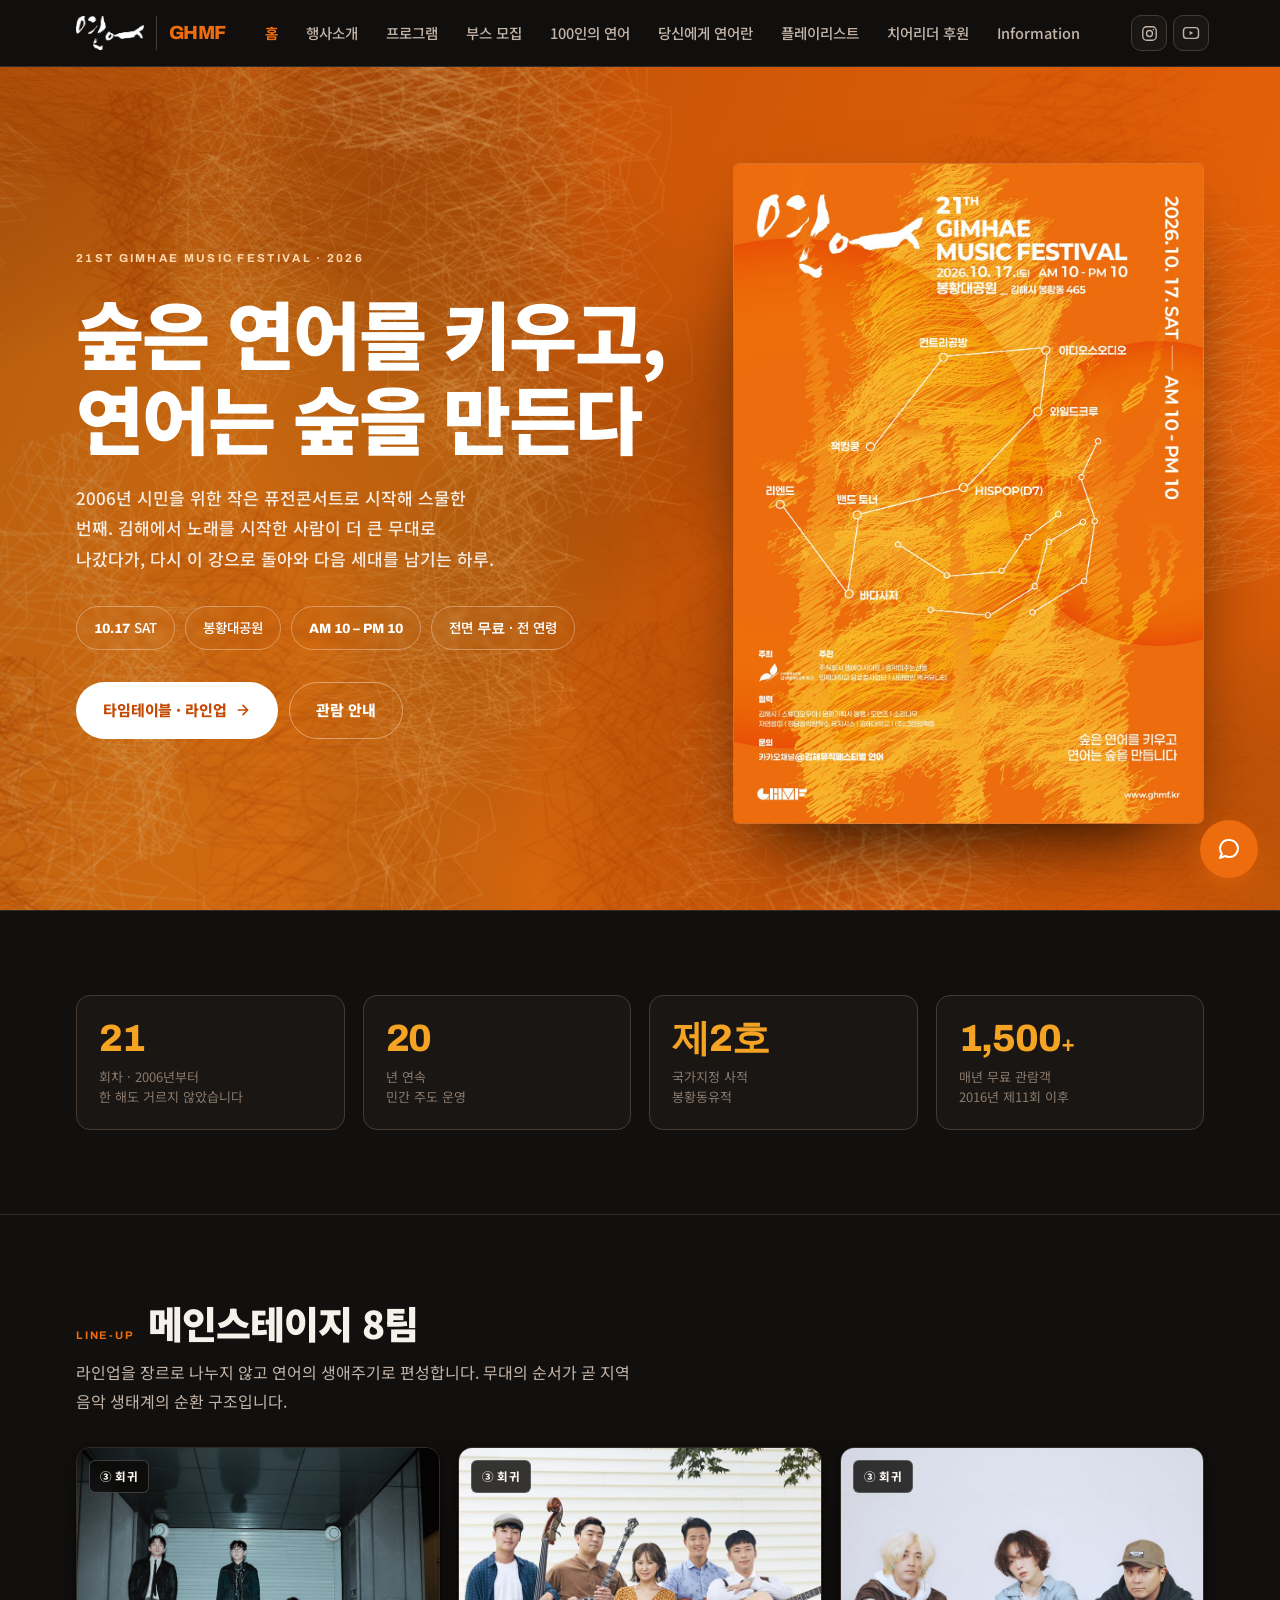
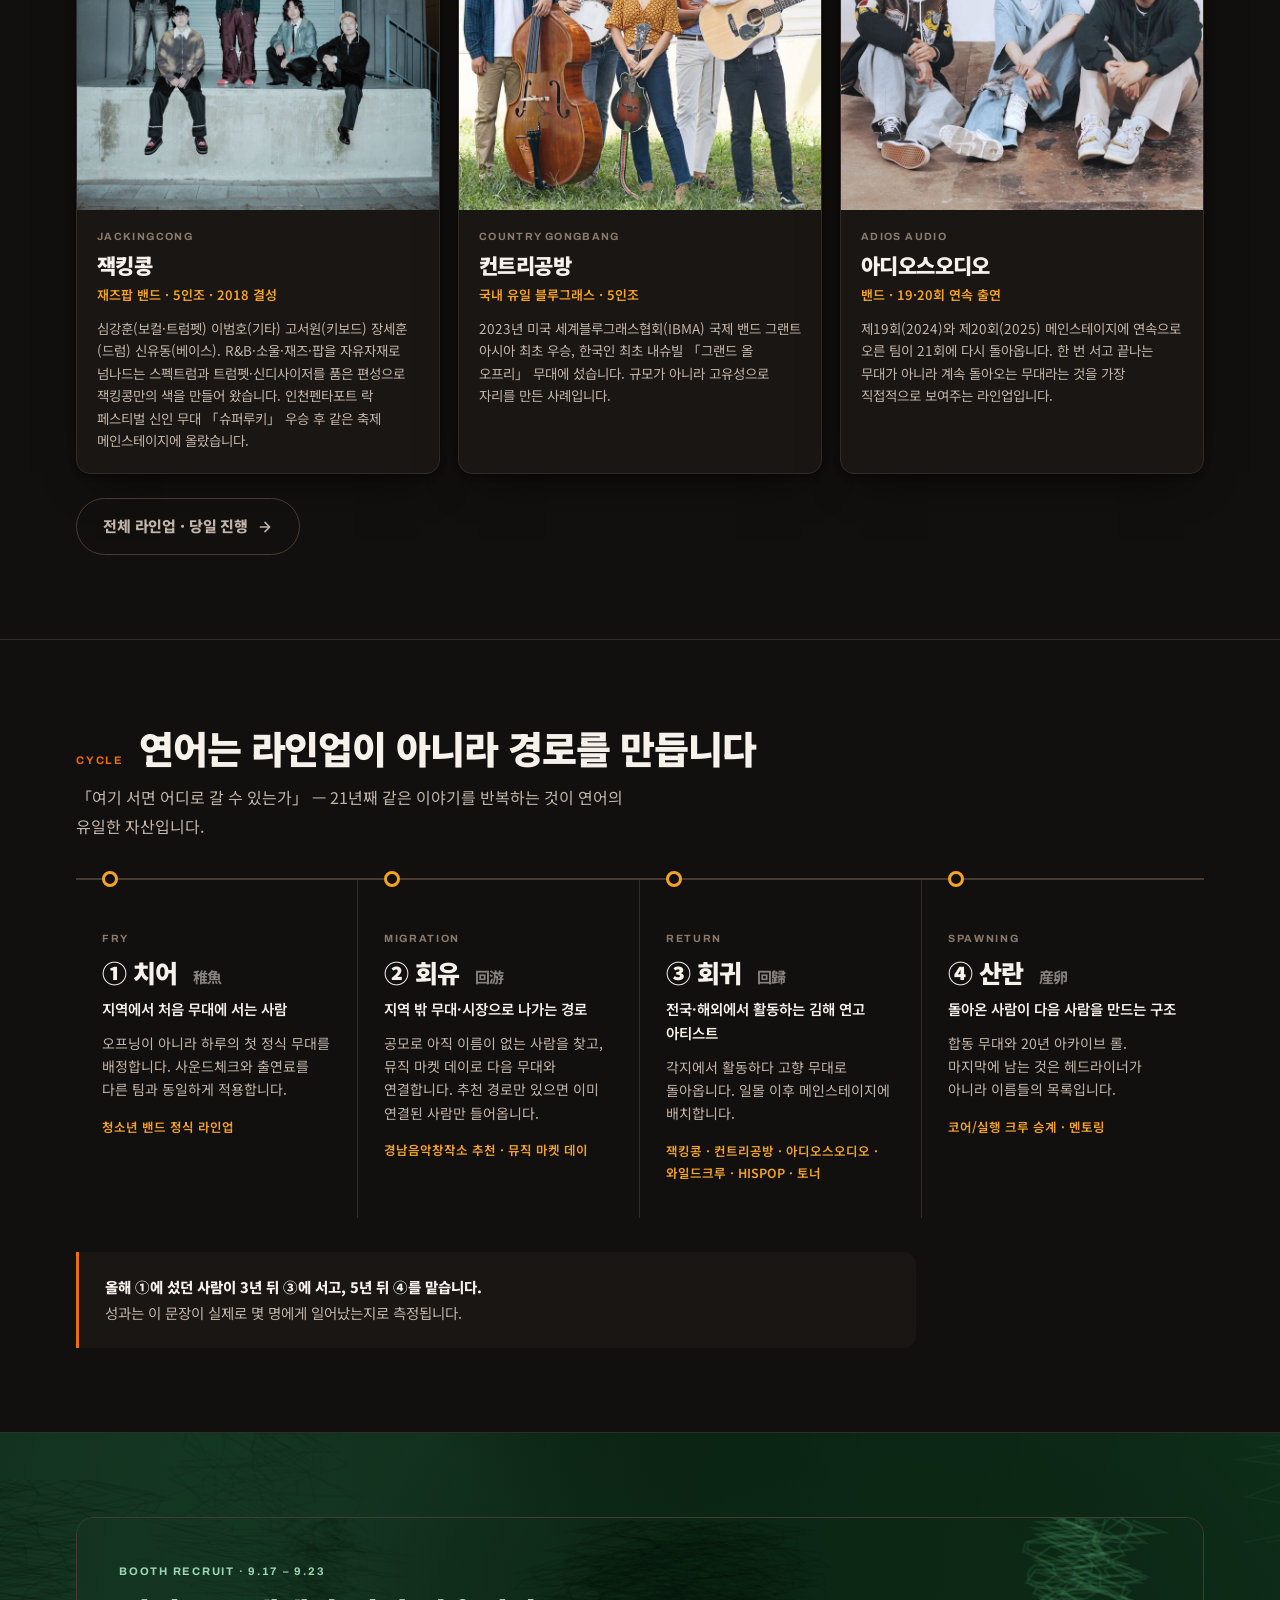
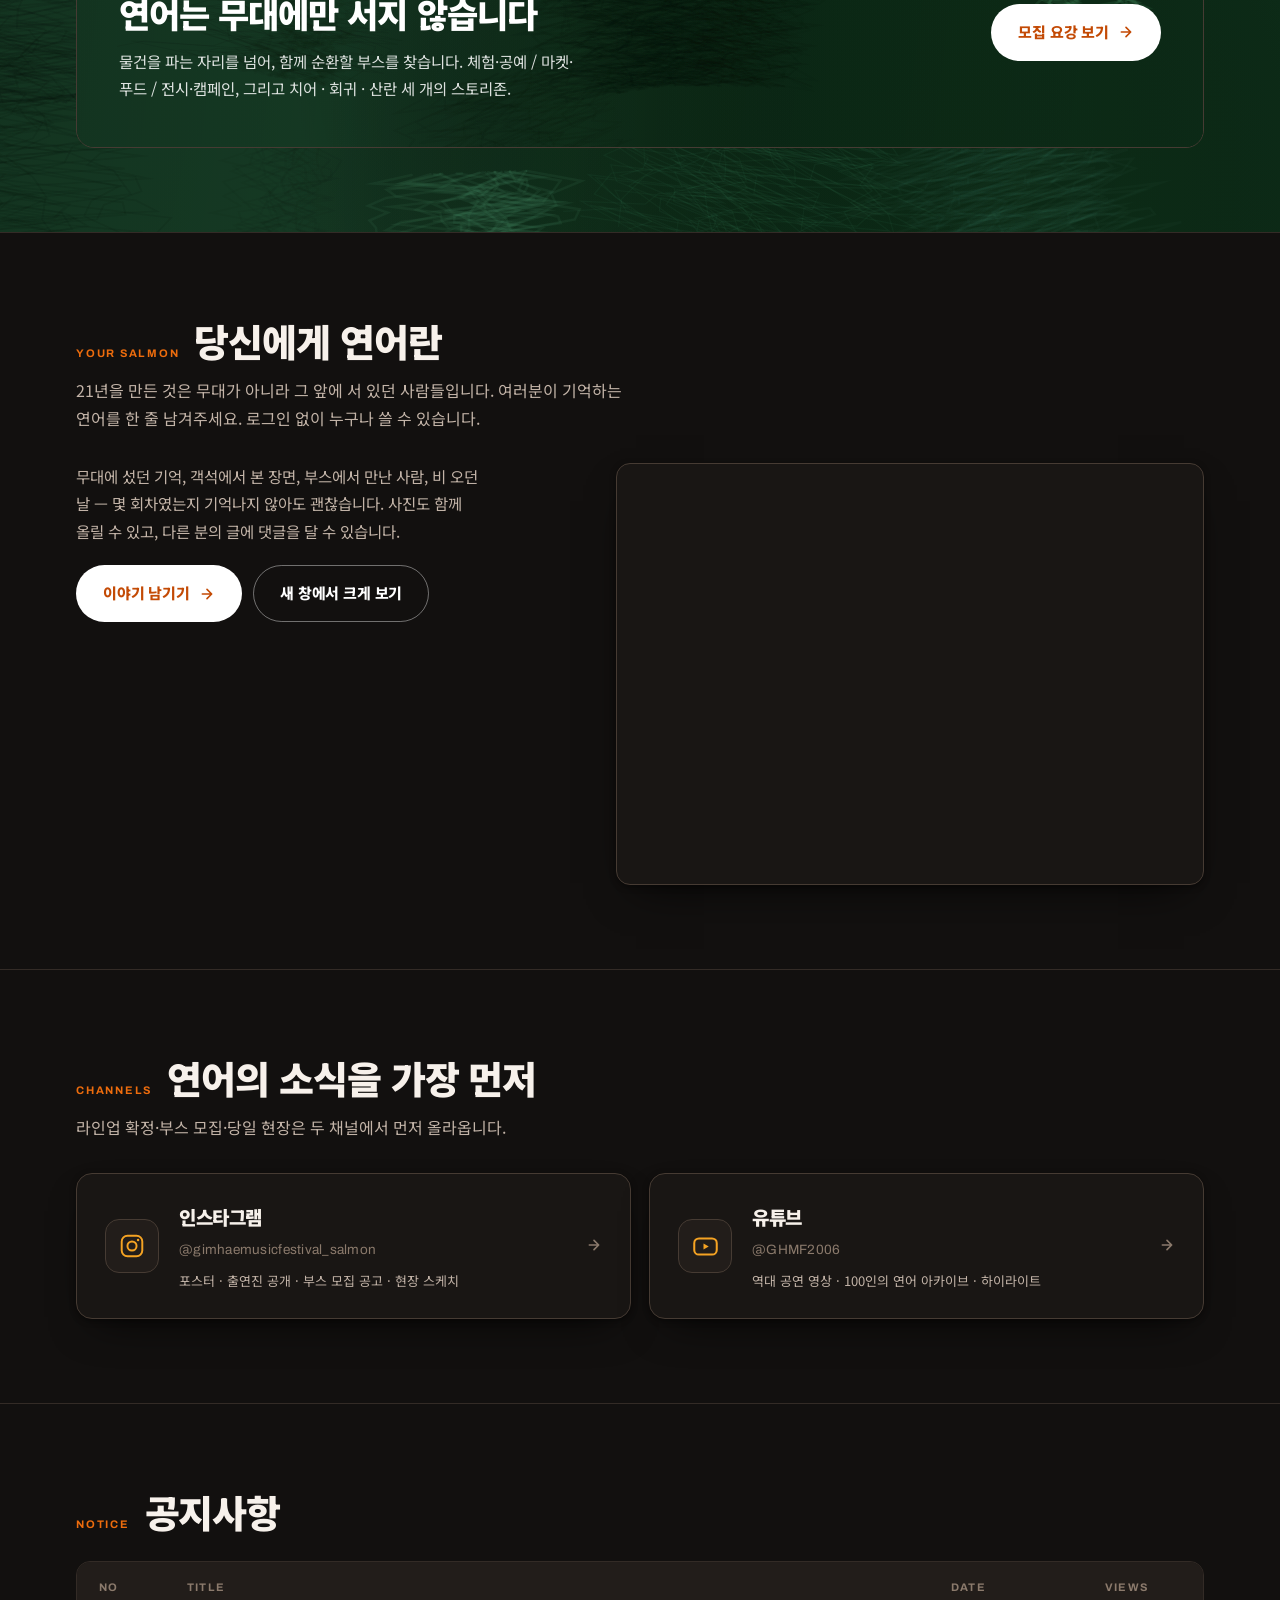
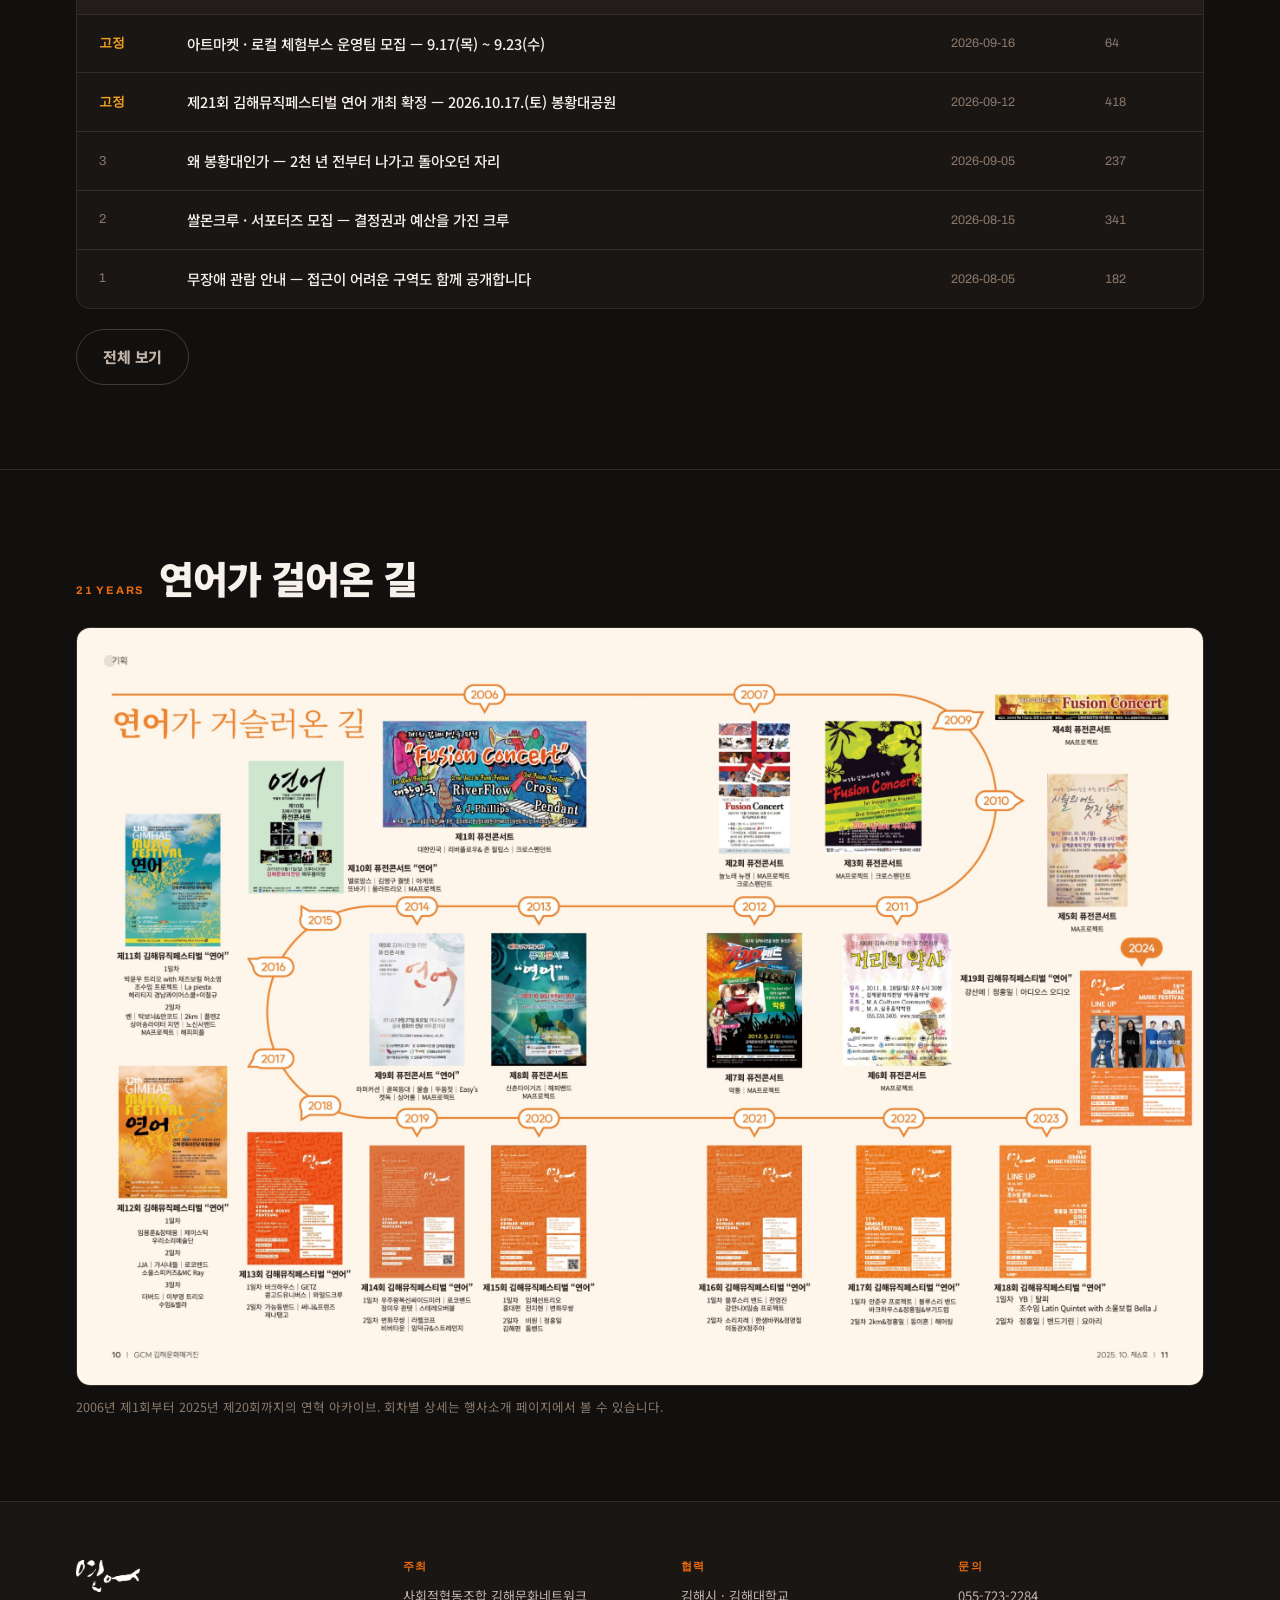
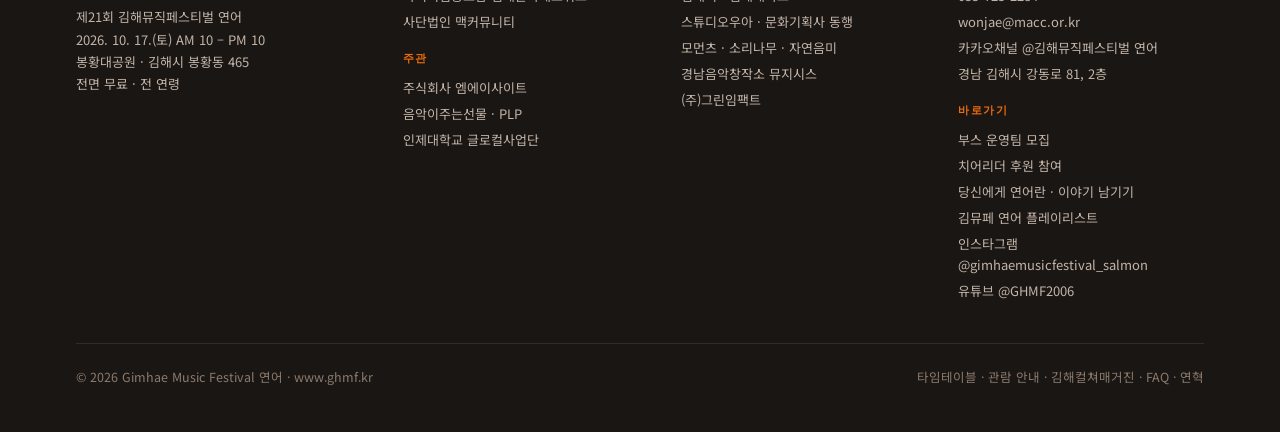
<file: index.html>
<!doctype html>
<html lang="ko">
<head>
<meta charset="utf-8">
<meta name="viewport" content="width=device-width, initial-scale=1">
<meta name="description" content="제21회 김해뮤직페스티벌 연어는 2026년 10월 17일(토) 오전 10시부터 오후 10시까지 김해 봉황대공원(김해시 봉황동 465)에서 열리며, 전면 무료입니다. 숲은 연어를 키우고, 연어는 숲을 만든다.">
<link rel="canonical" href="https://ghmf.kr/">
<meta property="og:type" content="website">
<meta property="og:locale" content="ko_KR">
<meta property="og:site_name" content="김해뮤직페스티벌 연어">
<meta property="og:title" content="제21회 김해뮤직페스티벌 연어 · 10.17(토) 봉황대공원">
<meta property="og:description" content="2026.10.17.(토) 10:00–22:00 김해 봉황대공원 · 전면 무료 · 잭킹콩 · 컨트리공방 · 아디오스오디오 · 와일드크루 · HISPOP(D7) · 밴드 토너 · 바다사자 · 리엔드">
<meta property="og:url" content="https://ghmf.kr/">
<meta property="og:image" content="https://ghmf.kr/assets/img/og-share.jpg">
<meta property="og:image:width" content="1200"><meta property="og:image:height" content="630">
<meta name="twitter:card" content="summary_large_image">
<meta name="theme-color" content="#12100F">
<link rel="icon" href="assets/img/ghmf.png">
<title>제21회 김해뮤직페스티벌 연어 · 2026.10.17(토) 김해 봉황대공원</title>
<script type="application/ld+json">{"@context": "https://schema.org", "@type": "MusicEvent", "name": "제21회 김해뮤직페스티벌 연어", "alternateName": ["김해뮤직페스티벌", "연어 축제", "Gimhae Music Festival SALMON"], "description": "제21회 김해뮤직페스티벌 연어는 2026년 10월 17일(토) 오전 10시부터 오후 10시까지 김해 봉황대공원(김해시 봉황동 465)에서 열리며, 전면 무료입니다. 슬로건은 「숲은 연어를 키우고, 연어는 숲을 만든다」.", "startDate": "2026-10-17T10:00:00+09:00", "endDate": "2026-10-17T22:00:00+09:00", "eventStatus": "https://schema.org/EventScheduled", "eventAttendanceMode": "https://schema.org/OfflineEventAttendanceMode", "isAccessibleForFree": true, "location": {"@type": "Place", "name": "봉황대공원 (김해 봉황동 유적)", "address": {"@type": "PostalAddress", "streetAddress": "봉황동 465", "addressLocality": "김해시", "addressRegion": "경상남도", "addressCountry": "KR"}}, "image": ["https://ghmf.kr/assets/img/poster.jpg", "https://ghmf.kr/assets/img/og-share.jpg"], "offers": {"@type": "Offer", "price": "0", "priceCurrency": "KRW", "availability": "https://schema.org/InStock", "url": "https://ghmf.kr/", "validFrom": "2026-09-01T00:00:00+09:00"}, "organizer": [{"@type": "Organization", "name": "사회적협동조합 김해문화네트워크", "url": "https://ghmf.kr"}, {"@type": "Organization", "name": "사단법인 맥커뮤니티"}], "performer": [{"@type": "MusicGroup", "name": "잭킹콩"}, {"@type": "MusicGroup", "name": "컨트리공방"}, {"@type": "MusicGroup", "name": "아디오스오디오"}, {"@type": "MusicGroup", "name": "와일드크루"}, {"@type": "MusicGroup", "name": "HISPOP (D7)"}, {"@type": "MusicGroup", "name": "밴드 토너"}, {"@type": "MusicGroup", "name": "바다사자"}, {"@type": "MusicGroup", "name": "리엔드"}], "url": "https://ghmf.kr/"}</script>
<script type="application/ld+json">{"@context": "https://schema.org", "@type": "Organization", "name": "김해뮤직페스티벌 연어", "url": "https://ghmf.kr", "logo": "https://ghmf.kr/assets/img/logo.png", "sameAs": ["https://www.instagram.com/gimhaemusicfestival_salmon/", "https://www.youtube.com/@GHMF2006"], "contactPoint": {"@type": "ContactPoint", "telephone": "+82-55-723-2284", "email": "wonjae@macc.or.kr", "contactType": "customer support", "availableLanguage": "Korean"}}</script>
<link rel="preconnect" href="https://fonts.googleapis.com">
<link rel="preconnect" href="https://fonts.gstatic.com" crossorigin>
<link rel="stylesheet" href="https://fonts.googleapis.com/css2?family=Noto+Sans+KR:wght@400;500;700;900&family=Archivo:wght@500;600;700;800&display=swap">
<link rel="stylesheet" href="assets/css/style.css">
</head>
<body>

<header class="top">
  <div class="topin">
    <a class="brand" href="#/" aria-label="김해뮤직페스티벌 연어 홈">
      <img id="brandLogo" alt="연어">
      <span class="wm">GHMF</span>
    </a>
    <nav class="main" id="nav">
      <a href="#/" data-r="/">홈</a>
      <a href="#/about" data-r="/about">행사소개</a>
      <a href="#/program" data-r="/program">프로그램</a>
      <a href="#/booth" data-r="/booth">부스 모집</a>
      <a href="#/salmon100" data-r="/salmon100">100인의 연어</a>
      <a href="#/memory" data-r="/memory">당신에게 연어란</a>
      <a href="#/playlist" data-r="/playlist">플레이리스트</a>
      <a href="#/info/cheer" data-r="/info/cheer">치어리더 후원</a>
      <a href="#/info/notice" data-r="/info">Information</a>
    </nav>
    <div class="sns">
      <a class="iconbtn" href="https://www.instagram.com/gimhaemusicfestival_salmon/" target="_blank" rel="noopener" title="인스타그램" aria-label="인스타그램"><svg width="17" height="17" viewBox="0 0 24 24" fill="none" stroke="currentColor" stroke-width="1.9"><rect x="2.5" y="2.5" width="19" height="19" rx="5.4"/><circle cx="12" cy="12" r="4.2"/><circle cx="17.6" cy="6.4" r="1.15" fill="currentColor" stroke="none"/></svg></a>
      <a class="iconbtn" href="https://www.youtube.com/@GHMF2006" target="_blank" rel="noopener" title="유튜브" aria-label="유튜브"><svg width="18" height="18" viewBox="0 0 24 24" fill="none"><rect x="2" y="4.8" width="20" height="14.4" rx="4.2" stroke="currentColor" stroke-width="1.9"/><path d="M10.2 9.3v5.4l4.7-2.7z" fill="currentColor"/></svg></a>
    </div>
    <button class="iconbtn burger" id="burger" aria-label="메뉴 열기">
      <svg width="17" height="17" viewBox="0 0 24 24" fill="none" stroke="currentColor" stroke-width="2" stroke-linecap="round"><path d="M3 6h18M3 12h18M3 18h18"/></svg>
    </button>
  </div>
</header>

<main id="app"><noscript><div style="max-width:880px;margin:40px auto;padding:0 20px;color:#F7F1EB"><h1>제21회 김해뮤직페스티벌 연어</h1><p>제21회 김해뮤직페스티벌 연어는 2026년 10월 17일(토) 오전 10시부터 오후 10시까지 김해 봉황대공원(김해시 봉황동 465)에서 열리며, 전면 무료입니다.</p><p><a href="/program/">타임테이블</a> · <a href="/guide/">관람 안내</a> · <a href="/about/">행사소개</a> · <a href="/booth/">부스 모집</a> · <a href="/magazine/">김해컬쳐매거진</a> · <a href="/faq/">자주 묻는 질문</a> · <a href="/history/">21년 연혁</a></p></div></noscript></main>

<footer>
  <div class="wrap">
    <div class="fgrid">
      <div class="fl">
        <img id="footLogo" alt="연어">
        <p style="font-size:13px;color:var(--tx-2);line-height:1.72">
          제21회 김해뮤직페스티벌 연어<br>
          2026. 10. 17.(토) AM 10 – PM 10<br>
          봉황대공원 · 김해시 봉황동 465<br>
          전면 무료 · 전 연령
        </p>
      </div>
      <div>
        <h5>주최</h5>
        <ul><li>사회적협동조합 김해문화네트워크</li><li>사단법인 맥커뮤니티</li></ul>
        <h5 style="margin-top:20px">주관</h5>
        <ul>
          <li>주식회사 엠에이사이트</li>
          <li>음악이주는선물 · PLP</li>
          <li>인제대학교 글로컬사업단</li>
        </ul>
      </div>
      <div>
        <h5>협력</h5>
        <ul>
          <li>김해시 · 김해대학교</li>
          <li>스튜디오우아 · 문화기획사 동행</li>
          <li>모먼츠 · 소리나무 · 자연음미</li>
          <li>경남음악창작소 뮤지시스</li>
          <li>(주)그린임팩트</li>
        </ul>
      </div>
      <div>
        <h5>문의</h5>
        <ul>
          <li>055-723-2284</li>
          <li>wonjae@macc.or.kr</li>
          <li>카카오채널 @김해뮤직페스티벌 연어</li>
          <li>경남 김해시 강동로 81, 2층</li>
        </ul>
        <h5 style="margin-top:20px">바로가기</h5>
        <ul>
          <li><a href="#/booth" style="text-decoration:none">부스 운영팀 모집</a></li>
          <li><a href="#/info/cheer" style="text-decoration:none">치어리더 후원 참여</a></li>
          <li><a href="#/memory" style="text-decoration:none">당신에게 연어란 · 이야기 남기기</a></li>
          <li><a href="#/playlist" style="text-decoration:none">김뮤페 연어 플레이리스트</a></li>
          <li><a href="https://www.instagram.com/gimhaemusicfestival_salmon/" target="_blank" rel="noopener" style="text-decoration:none">인스타그램 @gimhaemusicfestival_salmon</a></li>
          <li><a href="https://www.youtube.com/@GHMF2006" target="_blank" rel="noopener" style="text-decoration:none">유튜브 @GHMF2006</a></li>
        </ul>
      </div>
    </div>
    <div class="fbot">
      <span>© 2026 Gimhae Music Festival 연어 · www.ghmf.kr</span>
      <span><a href="/program/">타임테이블</a> · <a href="/guide/">관람 안내</a> · <a href="/magazine/">김해컬쳐매거진</a> · <a href="/faq/">FAQ</a> · <a href="/history/">연혁</a></span>
    </div>
  </div>
</footer>

<button id="cbtn" aria-label="문의 챗봇 열기">
  <svg width="24" height="24" viewBox="0 0 24 24" fill="none" stroke="currentColor" stroke-width="2" stroke-linecap="round" stroke-linejoin="round"><path d="M21 11.5a8.4 8.4 0 0 1-9 8.4 9.9 9.9 0 0 1-4-.9L3 21l1.9-4.5A8.4 8.4 0 0 1 12 3a8.4 8.4 0 0 1 9 8.5z"/></svg>
</button>
<div id="cpanel" role="dialog" aria-label="연어 안내 챗봇">
  <div class="chead">
    <svg width="20" height="20" viewBox="0 0 24 24" fill="none" stroke="currentColor" stroke-width="2"><path d="M21 11.5a8.4 8.4 0 0 1-9 8.4 9.9 9.9 0 0 1-4-.9L3 21l1.9-4.5A8.4 8.4 0 0 1 12 3a8.4 8.4 0 0 1 9 8.5z"/></svg>
    <div><b>연어 안내</b><small>축제에 대해 무엇이든 물어보세요</small></div>
    <button id="cclose" aria-label="닫기">
      <svg width="18" height="18" viewBox="0 0 24 24" fill="none" stroke="currentColor" stroke-width="2" stroke-linecap="round"><path d="M18 6 6 18M6 6l12 12"/></svg>
    </button>
  </div>
  <div id="clog"></div>
  <div class="quick" id="quick"></div>
  <form class="cin" id="cform">
    <input id="cinput" placeholder="질문을 입력하세요" autocomplete="off">
    <button type="submit">전송</button>
  </form>
</div>

<script src="assets/js/data.js"></script>
<script src="assets/js/app.js"></script>
</body>
</html>
</file>
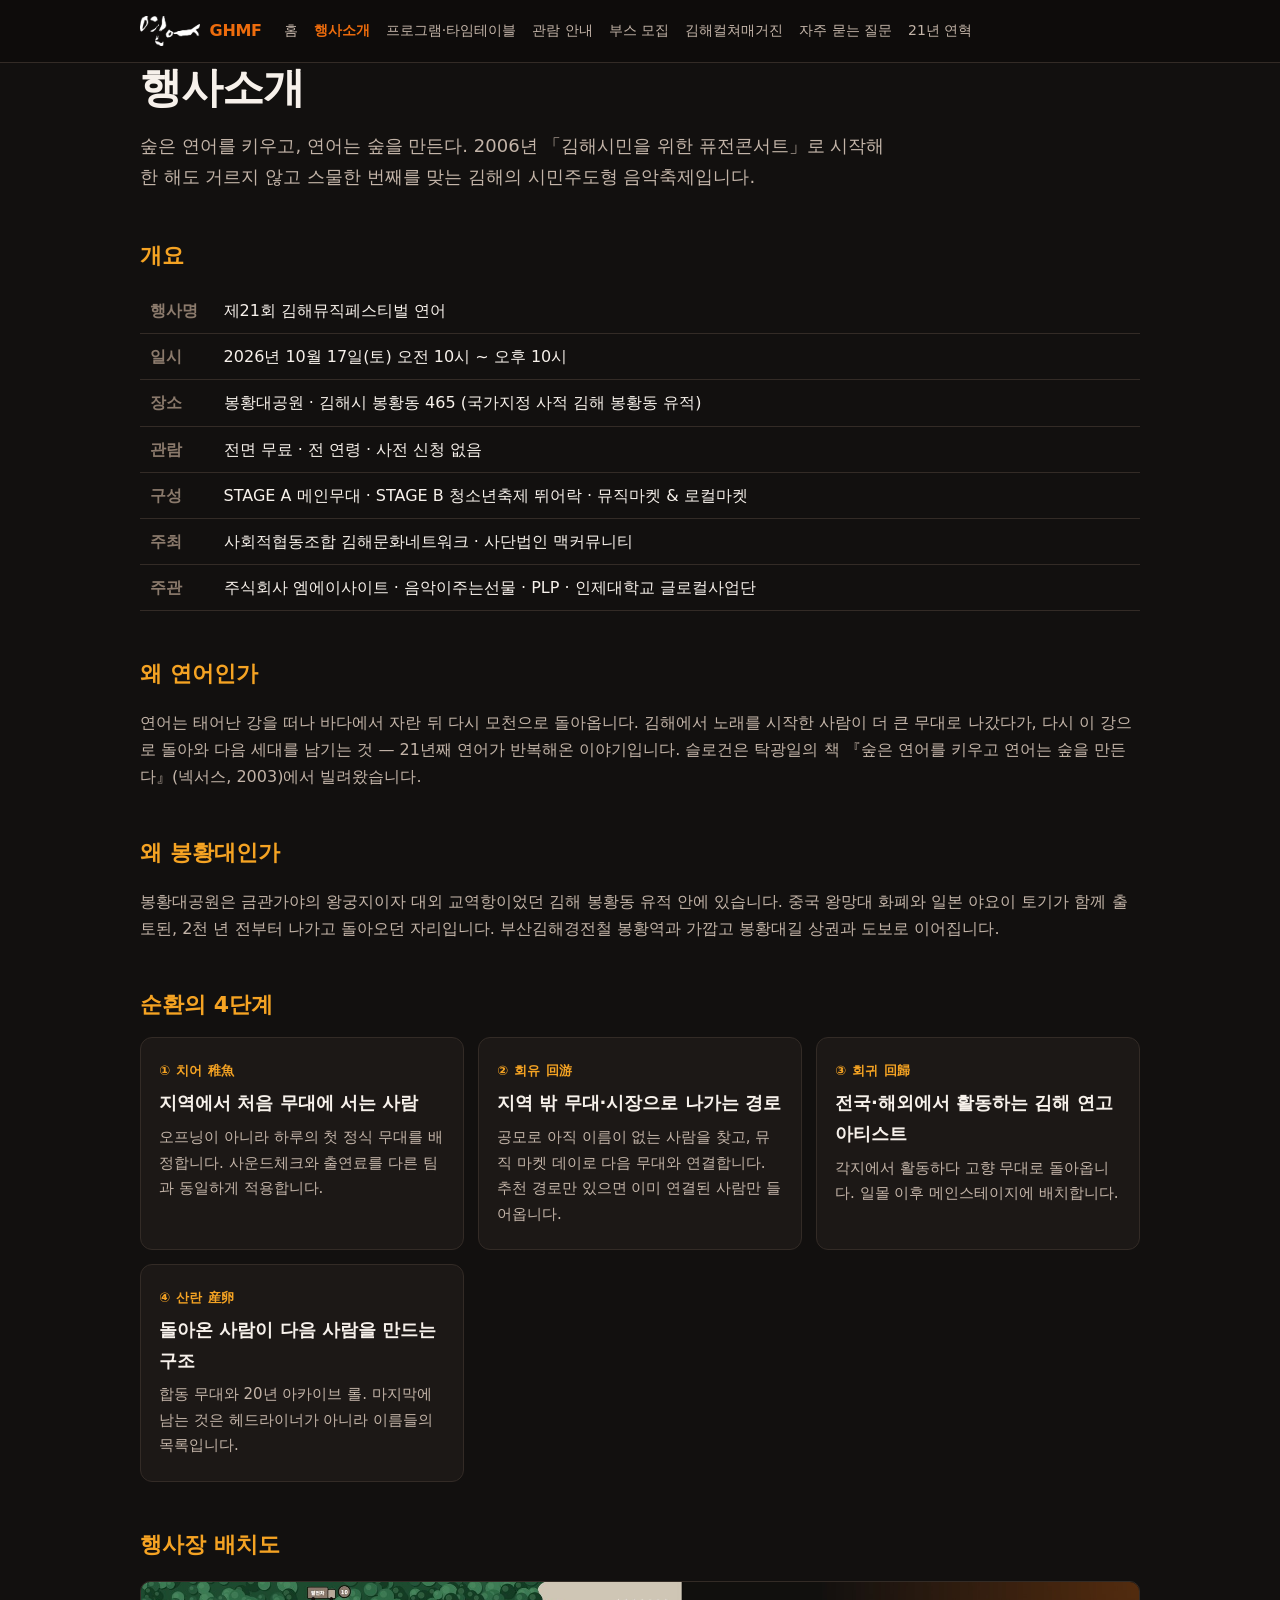
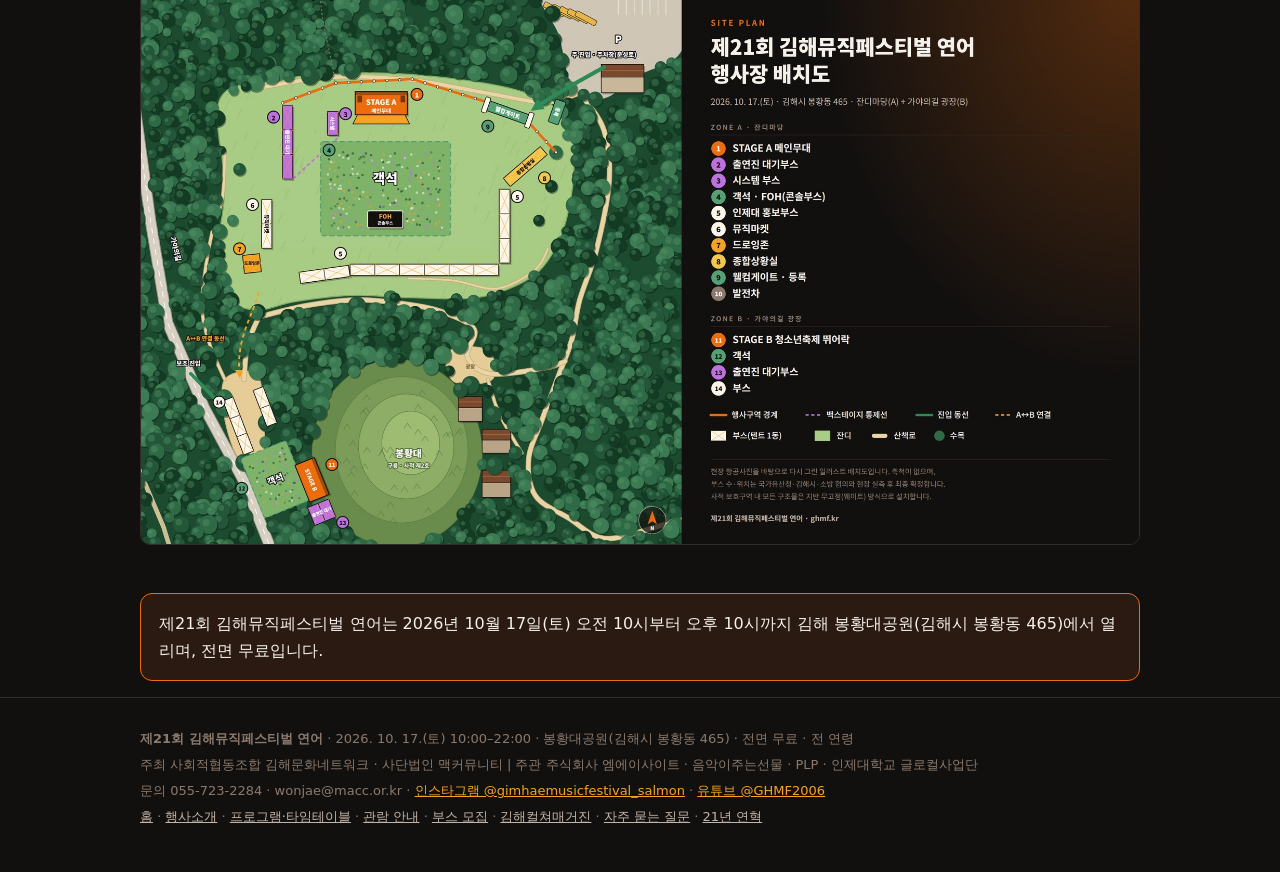
<file: about/index.html>
<!doctype html>
<html lang="ko">
<head>
<meta charset="utf-8">
<meta name="viewport" content="width=device-width, initial-scale=1">
<title>행사소개 | 제21회 김해뮤직페스티벌 연어</title>
<meta name="description" content="2006년 시작해 21년 동안 한 해도 거르지 않은 김해 시민주도형 음악축제. 2026년 10월 17일(토) 김해 봉황대공원, 전면 무료. 숲은 연어를 키우고, 연어는 숲을 만든다.">
<link rel="canonical" href="https://ghmf.kr/about/">
<meta property="og:type" content="website">
<meta property="og:locale" content="ko_KR">
<meta property="og:site_name" content="김해뮤직페스티벌 연어">
<meta property="og:title" content="행사소개 | 제21회 김해뮤직페스티벌 연어">
<meta property="og:description" content="2006년 시작해 21년 동안 한 해도 거르지 않은 김해 시민주도형 음악축제. 2026년 10월 17일(토) 김해 봉황대공원, 전면 무료. 숲은 연어를 키우고, 연어는 숲을 만든다.">
<meta property="og:url" content="https://ghmf.kr/about/">
<meta property="og:image" content="https://ghmf.kr/assets/img/og-share.jpg">
<meta property="og:image:width" content="1200"><meta property="og:image:height" content="630">
<meta name="twitter:card" content="summary_large_image">
<meta name="theme-color" content="#12100F">
<link rel="icon" href="/assets/img/ghmf.png">
<link rel="stylesheet" href="/assets/css/static.css">
<script type="application/ld+json">{"@context": "https://schema.org", "@type": "MusicEvent", "name": "제21회 김해뮤직페스티벌 연어", "alternateName": ["김해뮤직페스티벌", "연어 축제", "Gimhae Music Festival SALMON"], "description": "제21회 김해뮤직페스티벌 연어는 2026년 10월 17일(토) 오전 10시부터 오후 10시까지 김해 봉황대공원(김해시 봉황동 465)에서 열리며, 전면 무료입니다. 슬로건은 「숲은 연어를 키우고, 연어는 숲을 만든다」.", "startDate": "2026-10-17T10:00:00+09:00", "endDate": "2026-10-17T22:00:00+09:00", "eventStatus": "https://schema.org/EventScheduled", "eventAttendanceMode": "https://schema.org/OfflineEventAttendanceMode", "isAccessibleForFree": true, "location": {"@type": "Place", "name": "봉황대공원 (김해 봉황동 유적)", "address": {"@type": "PostalAddress", "streetAddress": "봉황동 465", "addressLocality": "김해시", "addressRegion": "경상남도", "addressCountry": "KR"}}, "image": ["https://ghmf.kr/assets/img/poster.jpg", "https://ghmf.kr/assets/img/og-share.jpg"], "offers": {"@type": "Offer", "price": "0", "priceCurrency": "KRW", "availability": "https://schema.org/InStock", "url": "https://ghmf.kr/", "validFrom": "2026-09-01T00:00:00+09:00"}, "organizer": [{"@type": "Organization", "name": "사회적협동조합 김해문화네트워크", "url": "https://ghmf.kr"}, {"@type": "Organization", "name": "사단법인 맥커뮤니티"}], "performer": [{"@type": "MusicGroup", "name": "잭킹콩"}, {"@type": "MusicGroup", "name": "컨트리공방"}, {"@type": "MusicGroup", "name": "아디오스오디오"}, {"@type": "MusicGroup", "name": "와일드크루"}, {"@type": "MusicGroup", "name": "HISPOP (D7)"}, {"@type": "MusicGroup", "name": "밴드 토너"}, {"@type": "MusicGroup", "name": "바다사자"}, {"@type": "MusicGroup", "name": "리엔드"}], "url": "https://ghmf.kr/"}</script><script type="application/ld+json">{"@context": "https://schema.org", "@type": "Organization", "name": "김해뮤직페스티벌 연어", "url": "https://ghmf.kr", "logo": "https://ghmf.kr/assets/img/logo.png", "sameAs": ["https://www.instagram.com/gimhaemusicfestival_salmon/", "https://www.youtube.com/@GHMF2006"], "contactPoint": {"@type": "ContactPoint", "telephone": "+82-55-723-2284", "email": "wonjae@macc.or.kr", "contactType": "customer support", "availableLanguage": "Korean"}}</script>
</head>
<body>
<header class="sh"><div class="w">
<a class="logo" href="/"><img src="/assets/img/logo.png" alt="연어" width="72" height="36"><span>GHMF</span></a>
<nav><a href="/">홈</a><a href="/about/" aria-current="page">행사소개</a><a href="/program/">프로그램·타임테이블</a><a href="/guide/">관람 안내</a><a href="/booth/">부스 모집</a><a href="/magazine/">김해컬쳐매거진</a><a href="/faq/">자주 묻는 질문</a><a href="/history/">21년 연혁</a></nav></div></header>
<main class="w">
<h1>행사소개</h1>
<p class="lead">숲은 연어를 키우고, 연어는 숲을 만든다. 2006년 「김해시민을 위한 퓨전콘서트」로 시작해 한 해도 거르지 않고 스물한 번째를 맞는 김해의 시민주도형 음악축제입니다.</p>
<h2>개요</h2>
<table class="kv"><tr><th>행사명</th><td>제21회 김해뮤직페스티벌 연어</td></tr><tr><th>일시</th><td>2026년 10월 17일(토) 오전 10시 ~ 오후 10시</td></tr>
<tr><th>장소</th><td>봉황대공원 · 김해시 봉황동 465 (국가지정 사적 김해 봉황동 유적)</td></tr><tr><th>관람</th><td>전면 무료 · 전 연령 · 사전 신청 없음</td></tr>
<tr><th>구성</th><td>STAGE A 메인무대 · STAGE B 청소년축제 뛰어락 · 뮤직마켓 &amp; 로컬마켓</td></tr>
<tr><th>주최</th><td>사회적협동조합 김해문화네트워크 · 사단법인 맥커뮤니티</td></tr><tr><th>주관</th><td>주식회사 엠에이사이트 · 음악이주는선물 · PLP · 인제대학교 글로컬사업단</td></tr></table>
<h2>왜 연어인가</h2>
<p>연어는 태어난 강을 떠나 바다에서 자란 뒤 다시 모천으로 돌아옵니다. 김해에서 노래를 시작한 사람이 더 큰 무대로 나갔다가, 다시 이 강으로 돌아와 다음 세대를 남기는 것 — 21년째 연어가 반복해온 이야기입니다. 슬로건은 탁광일의 책 『숲은 연어를 키우고 연어는 숲을 만든다』(넥서스, 2003)에서 빌려왔습니다.</p>
<h2>왜 봉황대인가</h2>
<p>봉황대공원은 금관가야의 왕궁지이자 대외 교역항이었던 김해 봉황동 유적 안에 있습니다. 중국 왕망대 화폐와 일본 야요이 토기가 함께 출토된, 2천 년 전부터 나가고 돌아오던 자리입니다. 부산김해경전철 봉황역과 가깝고 봉황대길 상권과 도보로 이어집니다.</p>
<h2>순환의 4단계</h2><div class="grid"><article class="card"><p class="st">① 치어 稚魚</p><h3>지역에서 처음 무대에 서는 사람</h3><p>오프닝이 아니라 하루의 첫 정식 무대를 배정합니다. 사운드체크와 출연료를 다른 팀과 동일하게 적용합니다.</p></article><article class="card"><p class="st">② 회유 回游</p><h3>지역 밖 무대·시장으로 나가는 경로</h3><p>공모로 아직 이름이 없는 사람을 찾고, 뮤직 마켓 데이로 다음 무대와 연결합니다. 추천 경로만 있으면 이미 연결된 사람만 들어옵니다.</p></article><article class="card"><p class="st">③ 회귀 回歸</p><h3>전국·해외에서 활동하는 김해 연고 아티스트</h3><p>각지에서 활동하다 고향 무대로 돌아옵니다. 일몰 이후 메인스테이지에 배치합니다.</p></article><article class="card"><p class="st">④ 산란 産卵</p><h3>돌아온 사람이 다음 사람을 만드는 구조</h3><p>합동 무대와 20년 아카이브 롤. 마지막에 남는 것은 헤드라이너가 아니라 이름들의 목록입니다.</p></article></div>
<h2>행사장 배치도</h2>
<figure><a href="/assets/img/layout.jpg"><img src="/assets/img/layout.jpg" alt="제21회 김해뮤직페스티벌 연어 행사장 배치도 — 잔디마당 STAGE A와 가야의길 광장 STAGE B" loading="lazy"></a></figure>
<p class="fact">제21회 김해뮤직페스티벌 연어는 2026년 10월 17일(토) 오전 10시부터 오후 10시까지 김해 봉황대공원(김해시 봉황동 465)에서 열리며, 전면 무료입니다.</p>
</main>
<footer class="sf"><div class="w">
<p><b>제21회 김해뮤직페스티벌 연어</b> · 2026. 10. 17.(토) 10:00–22:00 · 봉황대공원(김해시 봉황동 465) · 전면 무료 · 전 연령</p>
<p>주최 사회적협동조합 김해문화네트워크 · 사단법인 맥커뮤니티 | 주관 주식회사 엠에이사이트 · 음악이주는선물 · PLP · 인제대학교 글로컬사업단</p>
<p>문의 055-723-2284 · wonjae@macc.or.kr · <a href="https://www.instagram.com/gimhaemusicfestival_salmon/">인스타그램 @gimhaemusicfestival_salmon</a> · <a href="https://www.youtube.com/@GHMF2006">유튜브 @GHMF2006</a></p>
<p class="nav2"><a href="/">홈</a> · <a href="/about/">행사소개</a> · <a href="/program/">프로그램·타임테이블</a> · <a href="/guide/">관람 안내</a> · <a href="/booth/">부스 모집</a> · <a href="/magazine/">김해컬쳐매거진</a> · <a href="/faq/">자주 묻는 질문</a> · <a href="/history/">21년 연혁</a></p>
</div></footer>
</body></html>
</file>
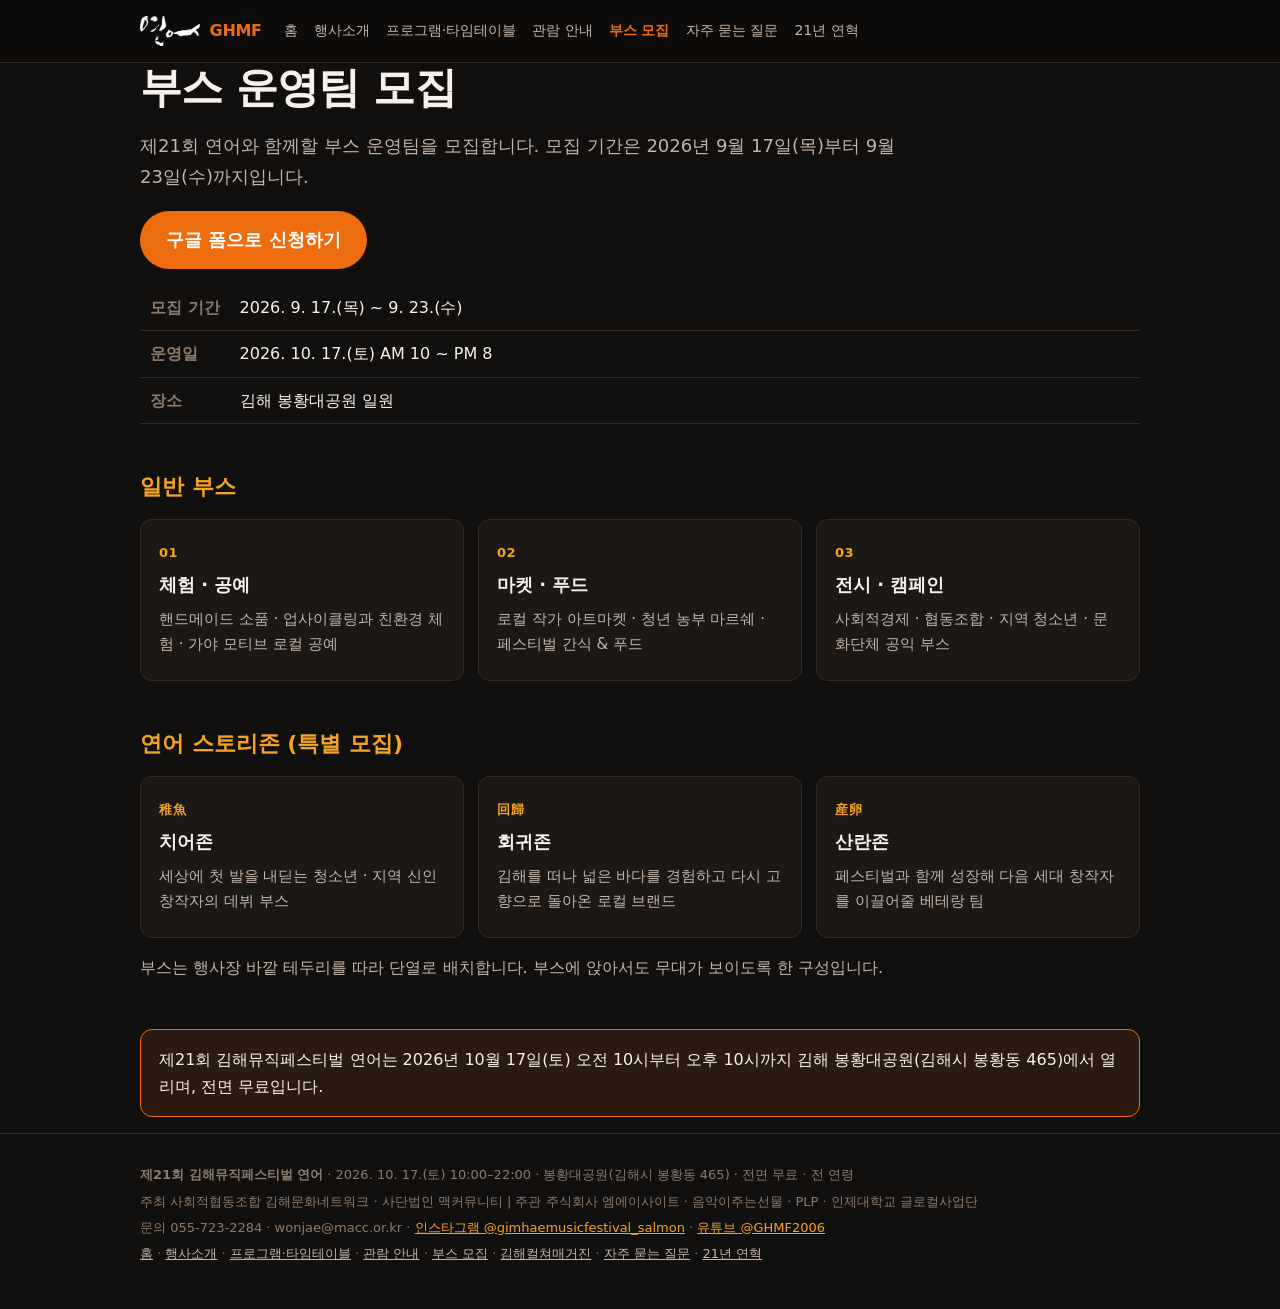
<file: booth/index.html>
<!doctype html>
<html lang="ko">
<head>
<meta charset="utf-8">
<meta name="viewport" content="width=device-width, initial-scale=1">
<title>부스 운영팀 모집 (9/23 마감) | 제21회 김해뮤직페스티벌 연어</title>
<meta name="description" content="제21회 김해뮤직페스티벌 연어 부스 운영팀 모집 — 2026.9.17.~9.23. 체험·공예, 마켓·푸드, 전시·캠페인, 연어 스토리존(치어존·회귀존·산란존). 운영일 10.17.(토).">
<link rel="canonical" href="https://ghmf.kr/booth/">
<meta property="og:type" content="website">
<meta property="og:locale" content="ko_KR">
<meta property="og:site_name" content="김해뮤직페스티벌 연어">
<meta property="og:title" content="부스 운영팀 모집 (9/23 마감) | 제21회 김해뮤직페스티벌 연어">
<meta property="og:description" content="제21회 김해뮤직페스티벌 연어 부스 운영팀 모집 — 2026.9.17.~9.23. 체험·공예, 마켓·푸드, 전시·캠페인, 연어 스토리존(치어존·회귀존·산란존). 운영일 10.17.(토).">
<meta property="og:url" content="https://ghmf.kr/booth/">
<meta property="og:image" content="https://ghmf.kr/assets/img/og-share.jpg">
<meta property="og:image:width" content="1200"><meta property="og:image:height" content="630">
<meta name="twitter:card" content="summary_large_image">
<meta name="theme-color" content="#12100F">
<link rel="icon" href="/assets/img/ghmf.png">
<link rel="stylesheet" href="/assets/css/static.css">
<script type="application/ld+json">{"@context": "https://schema.org", "@type": "MusicEvent", "name": "제21회 김해뮤직페스티벌 연어", "alternateName": ["김해뮤직페스티벌", "연어 축제", "Gimhae Music Festival SALMON"], "description": "제21회 김해뮤직페스티벌 연어는 2026년 10월 17일(토) 오전 10시부터 오후 10시까지 김해 봉황대공원(김해시 봉황동 465)에서 열리며, 전면 무료입니다. 슬로건은 「숲은 연어를 키우고, 연어는 숲을 만든다」.", "startDate": "2026-10-17T10:00:00+09:00", "endDate": "2026-10-17T22:00:00+09:00", "eventStatus": "https://schema.org/EventScheduled", "eventAttendanceMode": "https://schema.org/OfflineEventAttendanceMode", "isAccessibleForFree": true, "location": {"@type": "Place", "name": "봉황대공원 (김해 봉황동 유적)", "address": {"@type": "PostalAddress", "streetAddress": "봉황동 465", "addressLocality": "김해시", "addressRegion": "경상남도", "addressCountry": "KR"}}, "image": ["https://ghmf.kr/assets/img/poster.jpg", "https://ghmf.kr/assets/img/og-share.jpg"], "offers": {"@type": "Offer", "price": "0", "priceCurrency": "KRW", "availability": "https://schema.org/InStock", "url": "https://ghmf.kr/", "validFrom": "2026-09-01T00:00:00+09:00"}, "organizer": [{"@type": "Organization", "name": "사회적협동조합 김해문화네트워크", "url": "https://ghmf.kr"}, {"@type": "Organization", "name": "사단법인 맥커뮤니티"}], "performer": [{"@type": "MusicGroup", "name": "잭킹콩"}, {"@type": "MusicGroup", "name": "컨트리공방"}, {"@type": "MusicGroup", "name": "아디오스오디오"}, {"@type": "MusicGroup", "name": "와일드크루"}, {"@type": "MusicGroup", "name": "HISPOP (D7)"}, {"@type": "MusicGroup", "name": "밴드 토너"}, {"@type": "MusicGroup", "name": "바다사자"}, {"@type": "MusicGroup", "name": "리엔드"}], "url": "https://ghmf.kr/"}</script><script type="application/ld+json">{"@context": "https://schema.org", "@type": "Organization", "name": "김해뮤직페스티벌 연어", "url": "https://ghmf.kr", "logo": "https://ghmf.kr/assets/img/logo.png", "sameAs": ["https://www.instagram.com/gimhaemusicfestival_salmon/", "https://www.youtube.com/@GHMF2006"], "contactPoint": {"@type": "ContactPoint", "telephone": "+82-55-723-2284", "email": "wonjae@macc.or.kr", "contactType": "customer support", "availableLanguage": "Korean"}}</script>
</head>
<body>
<header class="sh"><div class="w">
<a class="logo" href="/"><img src="/assets/img/logo.png" alt="연어" width="72" height="36"><span>GHMF</span></a>
<nav><a href="/">홈</a><a href="/about/">행사소개</a><a href="/program/">프로그램·타임테이블</a><a href="/guide/">관람 안내</a><a href="/booth/" aria-current="page">부스 모집</a><a href="/faq/">자주 묻는 질문</a><a href="/history/">21년 연혁</a></nav></div></header>
<main class="w">
<h1>부스 운영팀 모집</h1>
<p class="lead">제21회 연어와 함께할 부스 운영팀을 모집합니다. 모집 기간은 2026년 9월 17일(목)부터 9월 23일(수)까지입니다.</p>
<p><a class="btn big" href="https://docs.google.com/forms/d/1zjzJaUOHrDdBVAxSyK8w4ok5COh5aK7KZDNS4CA8p3U/viewform?utm_source=ghmf&amp;utm_medium=site&amp;utm_campaign=ghmf21">구글 폼으로 신청하기</a></p>
<table class="kv"><tr><th>모집 기간</th><td>2026. 9. 17.(목) ~ 9. 23.(수)</td></tr><tr><th>운영일</th><td>2026. 10. 17.(토) AM 10 ~ PM 8</td></tr><tr><th>장소</th><td>김해 봉황대공원 일원</td></tr></table>
<h2>일반 부스</h2><div class="grid"><article class="card"><p class="st">01</p><h3>체험 · 공예</h3><p>핸드메이드 소품 · 업사이클링과 친환경 체험 · 가야 모티브 로컬 공예</p></article><article class="card"><p class="st">02</p><h3>마켓 · 푸드</h3><p>로컬 작가 아트마켓 · 청년 농부 마르쉐 · 페스티벌 간식 &amp; 푸드</p></article><article class="card"><p class="st">03</p><h3>전시 · 캠페인</h3><p>사회적경제 · 협동조합 · 지역 청소년 · 문화단체 공익 부스</p></article></div>
<h2>연어 스토리존 (특별 모집)</h2><div class="grid"><article class="card"><p class="st">稚魚</p><h3>치어존</h3><p>세상에 첫 발을 내딛는 청소년 · 지역 신인 창작자의 데뷔 부스</p></article><article class="card"><p class="st">回歸</p><h3>회귀존</h3><p>김해를 떠나 넓은 바다를 경험하고 다시 고향으로 돌아온 로컬 브랜드</p></article><article class="card"><p class="st">産卵</p><h3>산란존</h3><p>페스티벌과 함께 성장해 다음 세대 창작자를 이끌어줄 베테랑 팀</p></article></div>
<p>부스는 행사장 바깥 테두리를 따라 단열로 배치합니다. 부스에 앉아서도 무대가 보이도록 한 구성입니다.</p>
<p class="fact">제21회 김해뮤직페스티벌 연어는 2026년 10월 17일(토) 오전 10시부터 오후 10시까지 김해 봉황대공원(김해시 봉황동 465)에서 열리며, 전면 무료입니다.</p>
</main>
<footer class="sf"><div class="w">
<p><b>제21회 김해뮤직페스티벌 연어</b> · 2026. 10. 17.(토) 10:00–22:00 · 봉황대공원(김해시 봉황동 465) · 전면 무료 · 전 연령</p>
<p>주최 사회적협동조합 김해문화네트워크 · 사단법인 맥커뮤니티 | 주관 주식회사 엠에이사이트 · 음악이주는선물 · PLP · 인제대학교 글로컬사업단</p>
<p>문의 055-723-2284 · wonjae@macc.or.kr · <a href="https://www.instagram.com/gimhaemusicfestival_salmon/">인스타그램 @gimhaemusicfestival_salmon</a> · <a href="https://www.youtube.com/@GHMF2006">유튜브 @GHMF2006</a></p>
<p class="nav2"><a href="/">홈</a> · <a href="/about/">행사소개</a> · <a href="/program/">프로그램·타임테이블</a> · <a href="/guide/">관람 안내</a> · <a href="/booth/">부스 모집</a> · <a href="/magazine/">김해컬쳐매거진</a> · <a href="/faq/">자주 묻는 질문</a> · <a href="/history/">21년 연혁</a></p>
</div></footer>
</body></html>
</file>
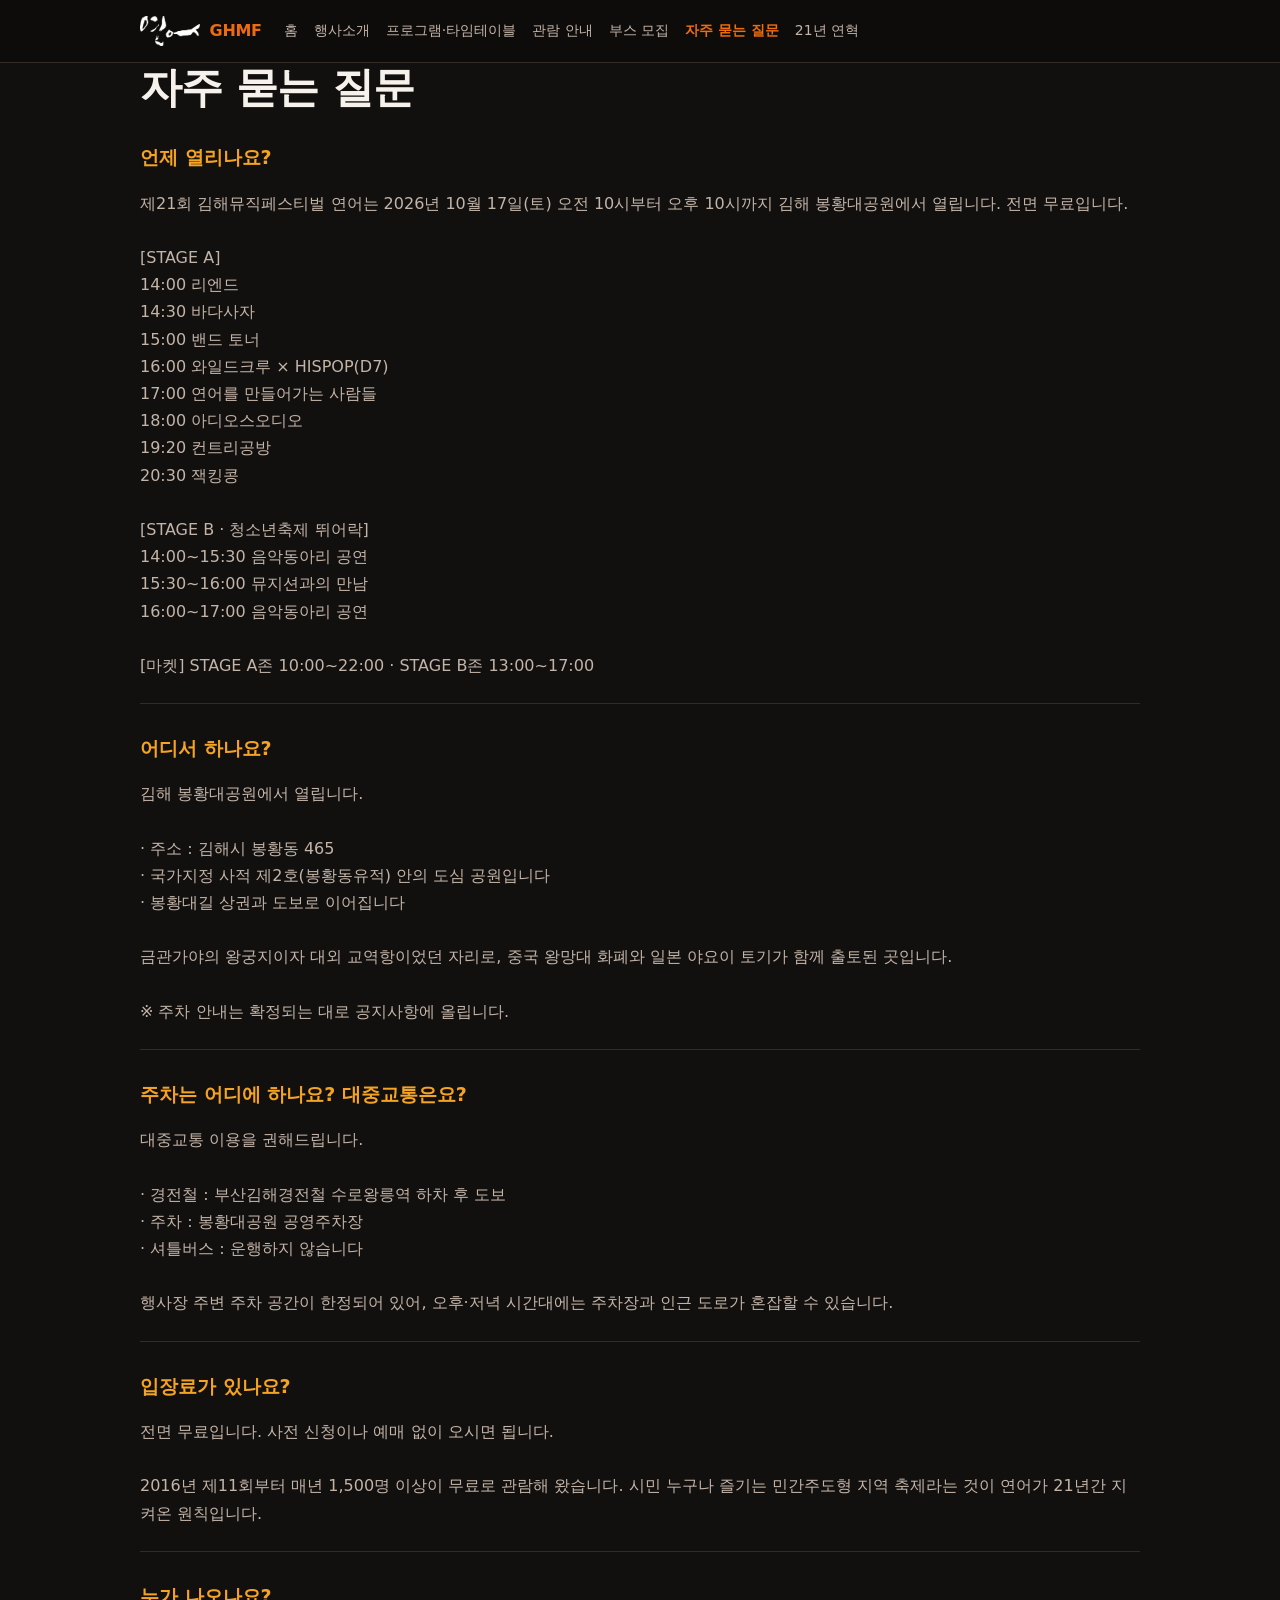
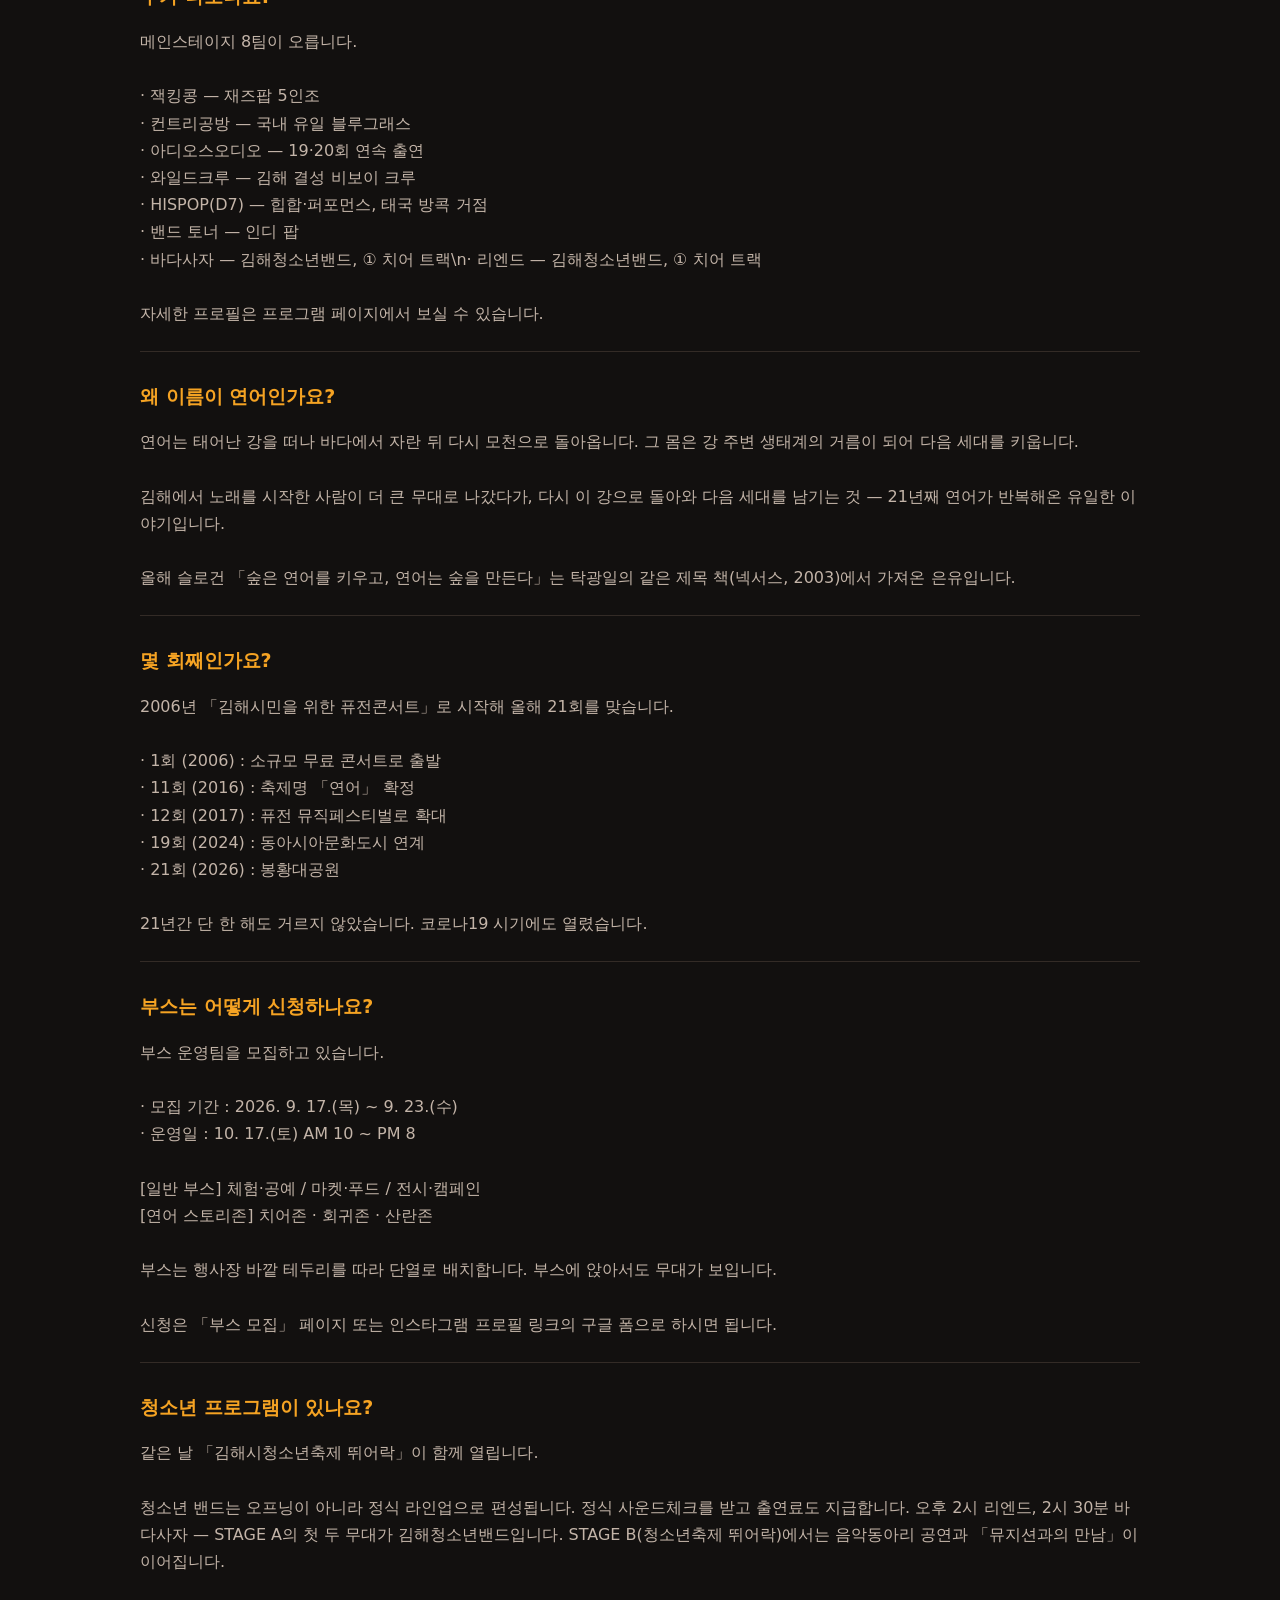
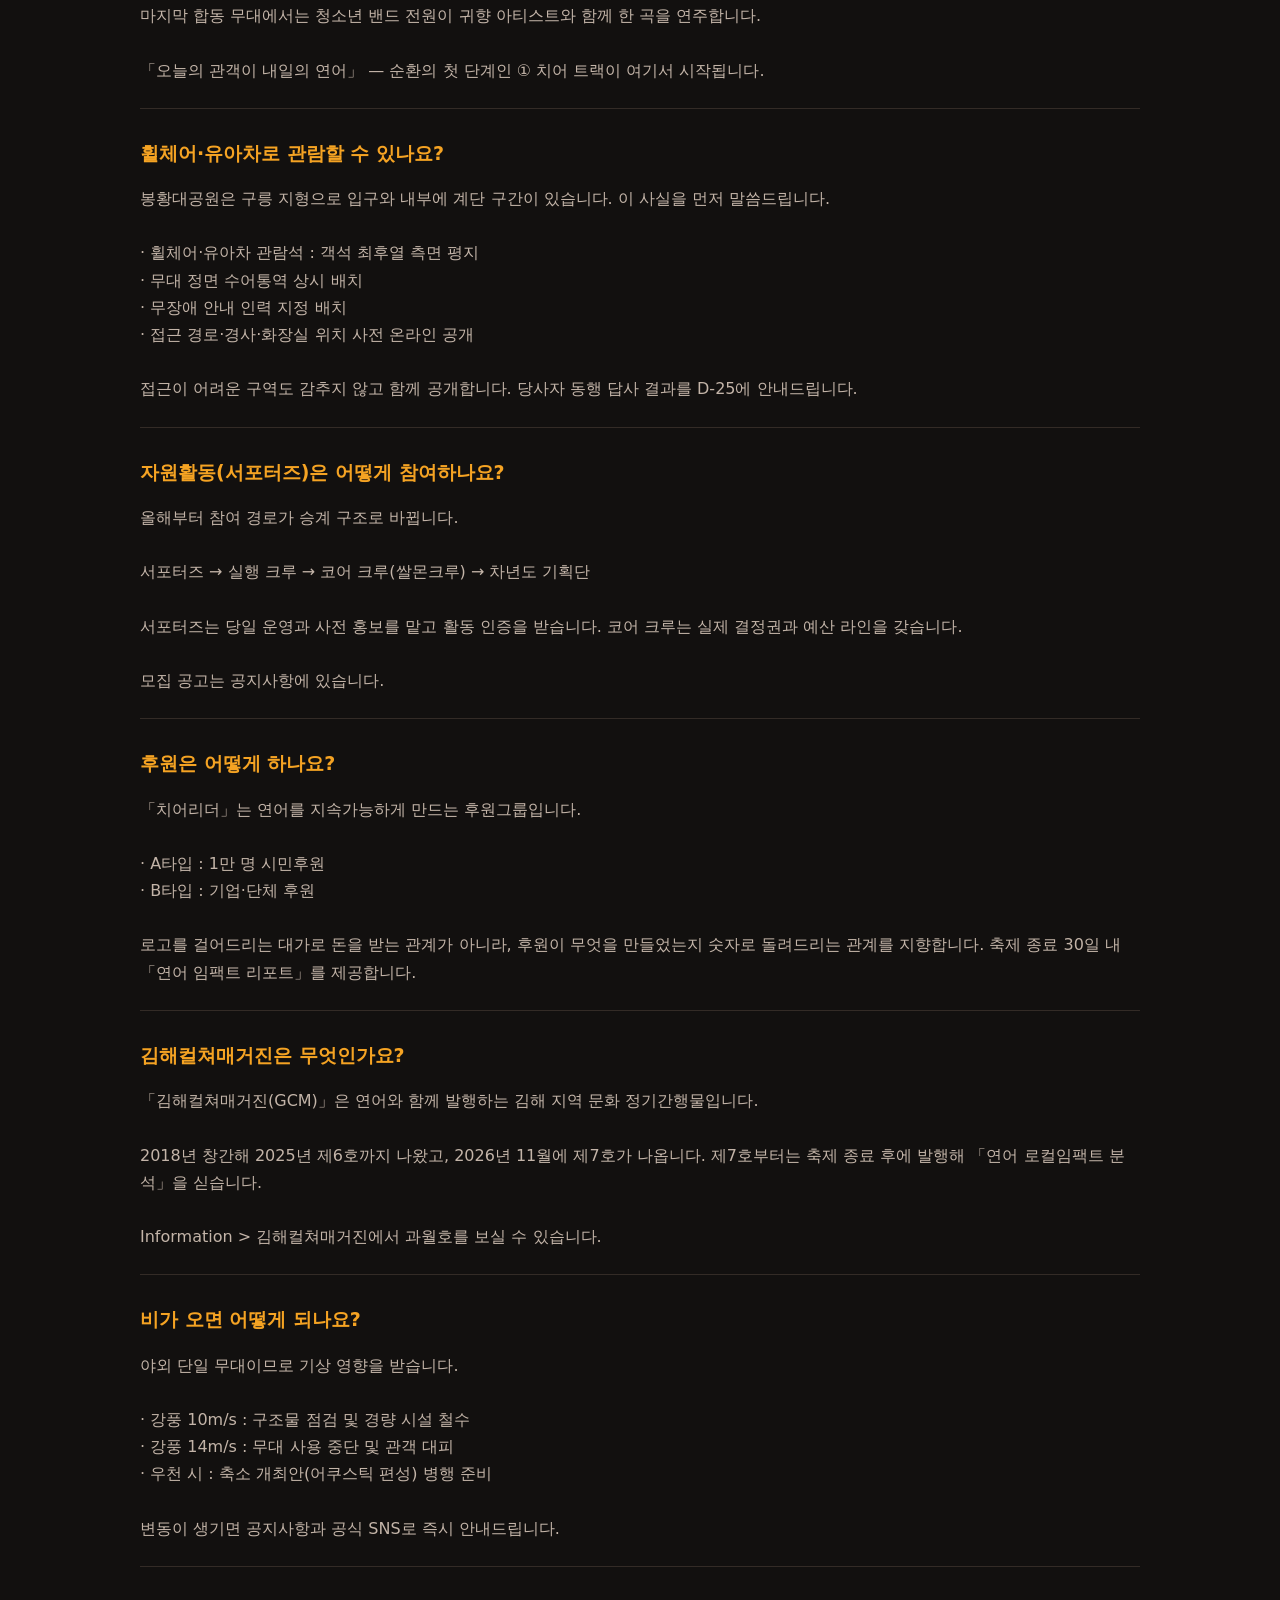
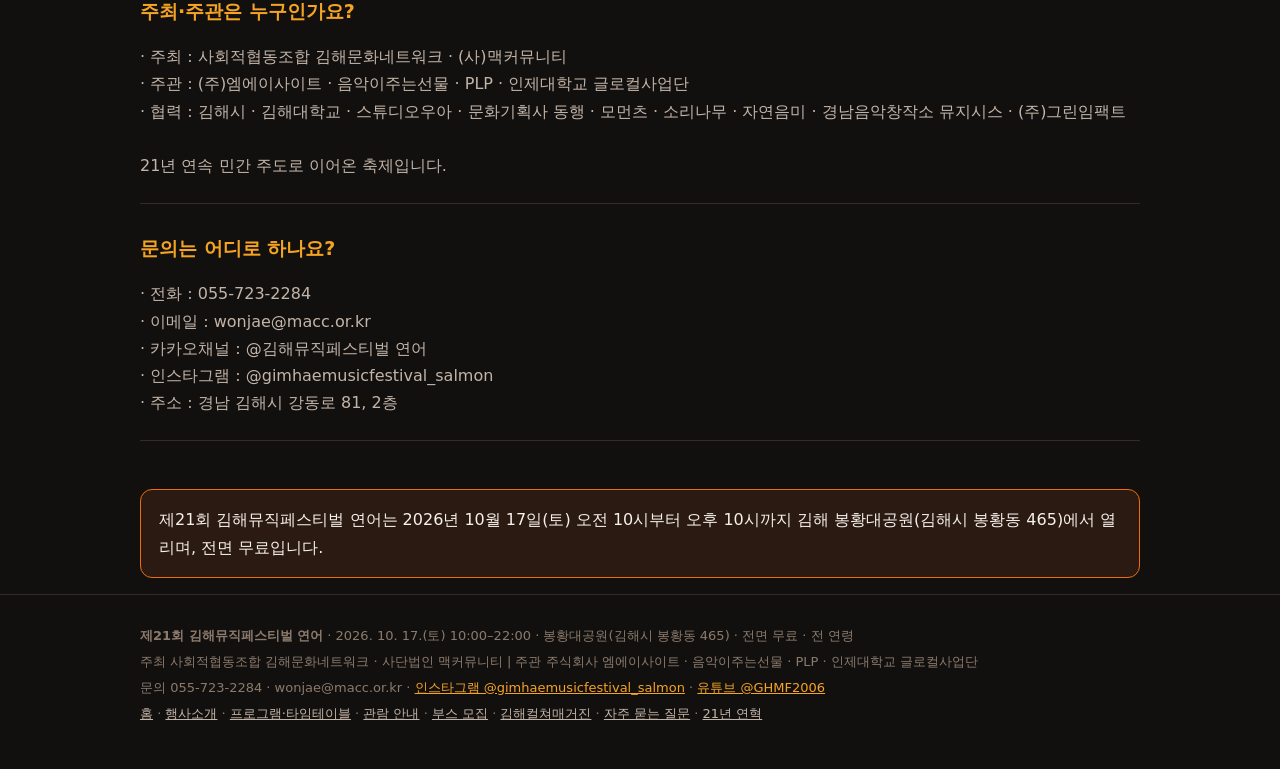
<file: faq/index.html>
<!doctype html>
<html lang="ko">
<head>
<meta charset="utf-8">
<meta name="viewport" content="width=device-width, initial-scale=1">
<title>자주 묻는 질문 | 제21회 김해뮤직페스티벌 연어</title>
<meta name="description" content="김해뮤직페스티벌 연어 언제·어디서·입장료·출연진·부스 신청·무장애 관람·우천 시 안내. 2026.10.17.(토) 봉황대공원, 전면 무료.">
<link rel="canonical" href="https://ghmf.kr/faq/">
<meta property="og:type" content="website">
<meta property="og:locale" content="ko_KR">
<meta property="og:site_name" content="김해뮤직페스티벌 연어">
<meta property="og:title" content="자주 묻는 질문 | 제21회 김해뮤직페스티벌 연어">
<meta property="og:description" content="김해뮤직페스티벌 연어 언제·어디서·입장료·출연진·부스 신청·무장애 관람·우천 시 안내. 2026.10.17.(토) 봉황대공원, 전면 무료.">
<meta property="og:url" content="https://ghmf.kr/faq/">
<meta property="og:image" content="https://ghmf.kr/assets/img/og-share.jpg">
<meta property="og:image:width" content="1200"><meta property="og:image:height" content="630">
<meta name="twitter:card" content="summary_large_image">
<meta name="theme-color" content="#12100F">
<link rel="icon" href="/assets/img/ghmf.png">
<link rel="stylesheet" href="/assets/css/static.css">
<script type="application/ld+json">{"@context": "https://schema.org", "@type": "MusicEvent", "name": "제21회 김해뮤직페스티벌 연어", "alternateName": ["김해뮤직페스티벌", "연어 축제", "Gimhae Music Festival SALMON"], "description": "제21회 김해뮤직페스티벌 연어는 2026년 10월 17일(토) 오전 10시부터 오후 10시까지 김해 봉황대공원(김해시 봉황동 465)에서 열리며, 전면 무료입니다. 슬로건은 「숲은 연어를 키우고, 연어는 숲을 만든다」.", "startDate": "2026-10-17T10:00:00+09:00", "endDate": "2026-10-17T22:00:00+09:00", "eventStatus": "https://schema.org/EventScheduled", "eventAttendanceMode": "https://schema.org/OfflineEventAttendanceMode", "isAccessibleForFree": true, "location": {"@type": "Place", "name": "봉황대공원 (김해 봉황동 유적)", "address": {"@type": "PostalAddress", "streetAddress": "봉황동 465", "addressLocality": "김해시", "addressRegion": "경상남도", "addressCountry": "KR"}}, "image": ["https://ghmf.kr/assets/img/poster.jpg", "https://ghmf.kr/assets/img/og-share.jpg"], "offers": {"@type": "Offer", "price": "0", "priceCurrency": "KRW", "availability": "https://schema.org/InStock", "url": "https://ghmf.kr/", "validFrom": "2026-09-01T00:00:00+09:00"}, "organizer": [{"@type": "Organization", "name": "사회적협동조합 김해문화네트워크", "url": "https://ghmf.kr"}, {"@type": "Organization", "name": "사단법인 맥커뮤니티"}], "performer": [{"@type": "MusicGroup", "name": "잭킹콩"}, {"@type": "MusicGroup", "name": "컨트리공방"}, {"@type": "MusicGroup", "name": "아디오스오디오"}, {"@type": "MusicGroup", "name": "와일드크루"}, {"@type": "MusicGroup", "name": "HISPOP (D7)"}, {"@type": "MusicGroup", "name": "밴드 토너"}, {"@type": "MusicGroup", "name": "바다사자"}, {"@type": "MusicGroup", "name": "리엔드"}], "url": "https://ghmf.kr/"}</script><script type="application/ld+json">{"@context": "https://schema.org", "@type": "Organization", "name": "김해뮤직페스티벌 연어", "url": "https://ghmf.kr", "logo": "https://ghmf.kr/assets/img/logo.png", "sameAs": ["https://www.instagram.com/gimhaemusicfestival_salmon/", "https://www.youtube.com/@GHMF2006"], "contactPoint": {"@type": "ContactPoint", "telephone": "+82-55-723-2284", "email": "wonjae@macc.or.kr", "contactType": "customer support", "availableLanguage": "Korean"}}</script><script type="application/ld+json">{"@context": "https://schema.org", "@type": "FAQPage", "mainEntity": [{"@type": "Question", "name": "언제 열리나요?", "acceptedAnswer": {"@type": "Answer", "text": "제21회 김해뮤직페스티벌 연어는 2026년 10월 17일(토) 오전 10시부터 오후 10시까지 김해 봉황대공원에서 열립니다. 전면 무료입니다.\n\n[STAGE A]\n14:00 리엔드\n14:30 바다사자\n15:00 밴드 토너\n16:00 와일드크루 × HISPOP(D7)\n17:00 연어를 만들어가는 사람들\n18:00 아디오스오디오\n19:20 컨트리공방\n20:30 잭킹콩\n\n[STAGE B · 청소년축제 뛰어락]\n14:00~15:30 음악동아리 공연\n15:30~16:00 뮤지션과의 만남\n16:00~17:00 음악동아리 공연\n\n[마켓] STAGE A존 10:00~22:00 · STAGE B존 13:00~17:00"}}, {"@type": "Question", "name": "어디서 하나요?", "acceptedAnswer": {"@type": "Answer", "text": "김해 봉황대공원에서 열립니다.\n\n· 주소 : 김해시 봉황동 465\n· 국가지정 사적 제2호(봉황동유적) 안의 도심 공원입니다\n· 봉황대길 상권과 도보로 이어집니다\n\n금관가야의 왕궁지이자 대외 교역항이었던 자리로, 중국 왕망대 화폐와 일본 야요이 토기가 함께 출토된 곳입니다.\n\n※ 주차 안내는 확정되는 대로 공지사항에 올립니다."}}, {"@type": "Question", "name": "주차는 어디에 하나요? 대중교통은요?", "acceptedAnswer": {"@type": "Answer", "text": "대중교통 이용을 권해드립니다.\n\n· 경전철 : 부산김해경전철 수로왕릉역 하차 후 도보\n· 주차 : 봉황대공원 공영주차장\n· 셔틀버스 : 운행하지 않습니다\n\n행사장 주변 주차 공간이 한정되어 있어, 오후·저녁 시간대에는 주차장과 인근 도로가 혼잡할 수 있습니다."}}, {"@type": "Question", "name": "입장료가 있나요?", "acceptedAnswer": {"@type": "Answer", "text": "전면 무료입니다. 사전 신청이나 예매 없이 오시면 됩니다.\n\n2016년 제11회부터 매년 1,500명 이상이 무료로 관람해 왔습니다. 시민 누구나 즐기는 민간주도형 지역 축제라는 것이 연어가 21년간 지켜온 원칙입니다."}}, {"@type": "Question", "name": "누가 나오나요?", "acceptedAnswer": {"@type": "Answer", "text": "메인스테이지 8팀이 오릅니다.\n\n· 잭킹콩 — 재즈팝 5인조\n· 컨트리공방 — 국내 유일 블루그래스\n· 아디오스오디오 — 19·20회 연속 출연\n· 와일드크루 — 김해 결성 비보이 크루\n· HISPOP(D7) — 힙합·퍼포먼스, 태국 방콕 거점\n· 밴드 토너 — 인디 팝\n· 바다사자 — 김해청소년밴드, ① 치어 트랙\n· 리엔드 — 김해청소년밴드, ① 치어 트랙\n\n자세한 프로필은 프로그램 페이지에서 보실 수 있습니다."}}, {"@type": "Question", "name": "왜 이름이 연어인가요?", "acceptedAnswer": {"@type": "Answer", "text": "연어는 태어난 강을 떠나 바다에서 자란 뒤 다시 모천으로 돌아옵니다. 그 몸은 강 주변 생태계의 거름이 되어 다음 세대를 키웁니다.\n\n김해에서 노래를 시작한 사람이 더 큰 무대로 나갔다가, 다시 이 강으로 돌아와 다음 세대를 남기는 것 — 21년째 연어가 반복해온 유일한 이야기입니다.\n\n올해 슬로건 「숲은 연어를 키우고, 연어는 숲을 만든다」는 탁광일의 같은 제목 책(넥서스, 2003)에서 가져온 은유입니다."}}, {"@type": "Question", "name": "몇 회째인가요?", "acceptedAnswer": {"@type": "Answer", "text": "2006년 「김해시민을 위한 퓨전콘서트」로 시작해 올해 21회를 맞습니다.\n\n· 1회 (2006) : 소규모 무료 콘서트로 출발\n· 11회 (2016) : 축제명 「연어」 확정\n· 12회 (2017) : 퓨전 뮤직페스티벌로 확대\n· 19회 (2024) : 동아시아문화도시 연계\n· 21회 (2026) : 봉황대공원\n\n21년간 단 한 해도 거르지 않았습니다. 코로나19 시기에도 열렸습니다."}}, {"@type": "Question", "name": "부스는 어떻게 신청하나요?", "acceptedAnswer": {"@type": "Answer", "text": "부스 운영팀을 모집하고 있습니다.\n\n· 모집 기간 : 2026. 9. 17.(목) ~ 9. 23.(수)\n· 운영일 : 10. 17.(토) AM 10 ~ PM 8\n\n[일반 부스] 체험·공예 / 마켓·푸드 / 전시·캠페인\n[연어 스토리존] 치어존 · 회귀존 · 산란존\n\n부스는 행사장 바깥 테두리를 따라 단열로 배치합니다. 부스에 앉아서도 무대가 보입니다.\n\n신청은 「부스 모집」 페이지 또는 인스타그램 프로필 링크의 구글 폼으로 하시면 됩니다."}}, {"@type": "Question", "name": "청소년 프로그램이 있나요?", "acceptedAnswer": {"@type": "Answer", "text": "같은 날 「김해시청소년축제 뛰어락」이 함께 열립니다.\n\n청소년 밴드는 오프닝이 아니라 정식 라인업으로 편성됩니다. 정식 사운드체크를 받고 출연료도 지급합니다. 오후 2시 리엔드, 2시 30분 바다사자 — STAGE A의 첫 두 무대가 김해청소년밴드입니다. STAGE B(청소년축제 뛰어락)에서는 음악동아리 공연과 「뮤지션과의 만남」이 이어집니다.\n\n마지막 합동 무대에서는 청소년 밴드 전원이 귀향 아티스트와 함께 한 곡을 연주합니다.\n\n「오늘의 관객이 내일의 연어」 — 순환의 첫 단계인 ① 치어 트랙이 여기서 시작됩니다."}}, {"@type": "Question", "name": "휠체어·유아차로 관람할 수 있나요?", "acceptedAnswer": {"@type": "Answer", "text": "봉황대공원은 구릉 지형으로 입구와 내부에 계단 구간이 있습니다. 이 사실을 먼저 말씀드립니다.\n\n· 휠체어·유아차 관람석 : 객석 최후열 측면 평지\n· 무대 정면 수어통역 상시 배치\n· 무장애 안내 인력 지정 배치\n· 접근 경로·경사·화장실 위치 사전 온라인 공개\n\n접근이 어려운 구역도 감추지 않고 함께 공개합니다. 당사자 동행 답사 결과를 D-25에 안내드립니다."}}, {"@type": "Question", "name": "자원활동(서포터즈)은 어떻게 참여하나요?", "acceptedAnswer": {"@type": "Answer", "text": "올해부터 참여 경로가 승계 구조로 바뀝니다.\n\n서포터즈 → 실행 크루 → 코어 크루(쌀몬크루) → 차년도 기획단\n\n서포터즈는 당일 운영과 사전 홍보를 맡고 활동 인증을 받습니다. 코어 크루는 실제 결정권과 예산 라인을 갖습니다.\n\n모집 공고는 공지사항에 있습니다."}}, {"@type": "Question", "name": "후원은 어떻게 하나요?", "acceptedAnswer": {"@type": "Answer", "text": "「치어리더」는 연어를 지속가능하게 만드는 후원그룹입니다.\n\n· A타입 : 1만 명 시민후원\n· B타입 : 기업·단체 후원\n\n로고를 걸어드리는 대가로 돈을 받는 관계가 아니라, 후원이 무엇을 만들었는지 숫자로 돌려드리는 관계를 지향합니다. 축제 종료 30일 내 「연어 임팩트 리포트」를 제공합니다."}}, {"@type": "Question", "name": "김해컬쳐매거진은 무엇인가요?", "acceptedAnswer": {"@type": "Answer", "text": "「김해컬쳐매거진(GCM)」은 연어와 함께 발행하는 김해 지역 문화 정기간행물입니다.\n\n2018년 창간해 2025년 제6호까지 나왔고, 2026년 11월에 제7호가 나옵니다. 제7호부터는 축제 종료 후에 발행해 「연어 로컬임팩트 분석」을 싣습니다.\n\nInformation > 김해컬쳐매거진에서 과월호를 보실 수 있습니다."}}, {"@type": "Question", "name": "비가 오면 어떻게 되나요?", "acceptedAnswer": {"@type": "Answer", "text": "야외 단일 무대이므로 기상 영향을 받습니다.\n\n· 강풍 10m/s : 구조물 점검 및 경량 시설 철수\n· 강풍 14m/s : 무대 사용 중단 및 관객 대피\n· 우천 시 : 축소 개최안(어쿠스틱 편성) 병행 준비\n\n변동이 생기면 공지사항과 공식 SNS로 즉시 안내드립니다."}}, {"@type": "Question", "name": "주최·주관은 누구인가요?", "acceptedAnswer": {"@type": "Answer", "text": "· 주최 : 사회적협동조합 김해문화네트워크 · (사)맥커뮤니티\n· 주관 : (주)엠에이사이트 · 음악이주는선물 · PLP · 인제대학교 글로컬사업단\n· 협력 : 김해시 · 김해대학교 · 스튜디오우아 · 문화기획사 동행 · 모먼츠 · 소리나무 · 자연음미 · 경남음악창작소 뮤지시스 · (주)그린임팩트\n\n21년 연속 민간 주도로 이어온 축제입니다."}}, {"@type": "Question", "name": "문의는 어디로 하나요?", "acceptedAnswer": {"@type": "Answer", "text": "· 전화 : 055-723-2284\n· 이메일 : wonjae@macc.or.kr\n· 카카오채널 : @김해뮤직페스티벌 연어\n· 인스타그램 : @gimhaemusicfestival_salmon\n· 주소 : 경남 김해시 강동로 81, 2층"}}]}</script>
</head>
<body>
<header class="sh"><div class="w">
<a class="logo" href="/"><img src="/assets/img/logo.png" alt="연어" width="72" height="36"><span>GHMF</span></a>
<nav><a href="/">홈</a><a href="/about/">행사소개</a><a href="/program/">프로그램·타임테이블</a><a href="/guide/">관람 안내</a><a href="/booth/">부스 모집</a><a href="/faq/" aria-current="page">자주 묻는 질문</a><a href="/history/">21년 연혁</a></nav></div></header>
<main class="w">
<h1>자주 묻는 질문</h1><section class="qa"><h2>언제 열리나요?</h2><p>제21회 김해뮤직페스티벌 연어는 2026년 10월 17일(토) 오전 10시부터 오후 10시까지 김해 봉황대공원에서 열립니다. 전면 무료입니다.<br><br>[STAGE A]<br>14:00 리엔드<br>14:30 바다사자<br>15:00 밴드 토너<br>16:00 와일드크루 × HISPOP(D7)<br>17:00 연어를 만들어가는 사람들<br>18:00 아디오스오디오<br>19:20 컨트리공방<br>20:30 잭킹콩<br><br>[STAGE B · 청소년축제 뛰어락]<br>14:00~15:30 음악동아리 공연<br>15:30~16:00 뮤지션과의 만남<br>16:00~17:00 음악동아리 공연<br><br>[마켓] STAGE A존 10:00~22:00 · STAGE B존 13:00~17:00</p></section><section class="qa"><h2>어디서 하나요?</h2><p>김해 봉황대공원에서 열립니다.<br><br>· 주소 : 김해시 봉황동 465<br>· 국가지정 사적 제2호(봉황동유적) 안의 도심 공원입니다<br>· 봉황대길 상권과 도보로 이어집니다<br><br>금관가야의 왕궁지이자 대외 교역항이었던 자리로, 중국 왕망대 화폐와 일본 야요이 토기가 함께 출토된 곳입니다.<br><br>※ 주차 안내는 확정되는 대로 공지사항에 올립니다.</p></section><section class="qa"><h2>주차는 어디에 하나요? 대중교통은요?</h2><p>대중교통 이용을 권해드립니다.<br><br>· 경전철 : 부산김해경전철 수로왕릉역 하차 후 도보<br>· 주차 : 봉황대공원 공영주차장<br>· 셔틀버스 : 운행하지 않습니다<br><br>행사장 주변 주차 공간이 한정되어 있어, 오후·저녁 시간대에는 주차장과 인근 도로가 혼잡할 수 있습니다.</p></section><section class="qa"><h2>입장료가 있나요?</h2><p>전면 무료입니다. 사전 신청이나 예매 없이 오시면 됩니다.<br><br>2016년 제11회부터 매년 1,500명 이상이 무료로 관람해 왔습니다. 시민 누구나 즐기는 민간주도형 지역 축제라는 것이 연어가 21년간 지켜온 원칙입니다.</p></section><section class="qa"><h2>누가 나오나요?</h2><p>메인스테이지 8팀이 오릅니다.<br><br>· 잭킹콩 — 재즈팝 5인조<br>· 컨트리공방 — 국내 유일 블루그래스<br>· 아디오스오디오 — 19·20회 연속 출연<br>· 와일드크루 — 김해 결성 비보이 크루<br>· HISPOP(D7) — 힙합·퍼포먼스, 태국 방콕 거점<br>· 밴드 토너 — 인디 팝<br>· 바다사자 — 김해청소년밴드, ① 치어 트랙\n· 리엔드 — 김해청소년밴드, ① 치어 트랙<br><br>자세한 프로필은 프로그램 페이지에서 보실 수 있습니다.</p></section><section class="qa"><h2>왜 이름이 연어인가요?</h2><p>연어는 태어난 강을 떠나 바다에서 자란 뒤 다시 모천으로 돌아옵니다. 그 몸은 강 주변 생태계의 거름이 되어 다음 세대를 키웁니다.<br><br>김해에서 노래를 시작한 사람이 더 큰 무대로 나갔다가, 다시 이 강으로 돌아와 다음 세대를 남기는 것 — 21년째 연어가 반복해온 유일한 이야기입니다.<br><br>올해 슬로건 「숲은 연어를 키우고, 연어는 숲을 만든다」는 탁광일의 같은 제목 책(넥서스, 2003)에서 가져온 은유입니다.</p></section><section class="qa"><h2>몇 회째인가요?</h2><p>2006년 「김해시민을 위한 퓨전콘서트」로 시작해 올해 21회를 맞습니다.<br><br>· 1회 (2006) : 소규모 무료 콘서트로 출발<br>· 11회 (2016) : 축제명 「연어」 확정<br>· 12회 (2017) : 퓨전 뮤직페스티벌로 확대<br>· 19회 (2024) : 동아시아문화도시 연계<br>· 21회 (2026) : 봉황대공원<br><br>21년간 단 한 해도 거르지 않았습니다. 코로나19 시기에도 열렸습니다.</p></section><section class="qa"><h2>부스는 어떻게 신청하나요?</h2><p>부스 운영팀을 모집하고 있습니다.<br><br>· 모집 기간 : 2026. 9. 17.(목) ~ 9. 23.(수)<br>· 운영일 : 10. 17.(토) AM 10 ~ PM 8<br><br>[일반 부스] 체험·공예 / 마켓·푸드 / 전시·캠페인<br>[연어 스토리존] 치어존 · 회귀존 · 산란존<br><br>부스는 행사장 바깥 테두리를 따라 단열로 배치합니다. 부스에 앉아서도 무대가 보입니다.<br><br>신청은 「부스 모집」 페이지 또는 인스타그램 프로필 링크의 구글 폼으로 하시면 됩니다.</p></section><section class="qa"><h2>청소년 프로그램이 있나요?</h2><p>같은 날 「김해시청소년축제 뛰어락」이 함께 열립니다.<br><br>청소년 밴드는 오프닝이 아니라 정식 라인업으로 편성됩니다. 정식 사운드체크를 받고 출연료도 지급합니다. 오후 2시 리엔드, 2시 30분 바다사자 — STAGE A의 첫 두 무대가 김해청소년밴드입니다. STAGE B(청소년축제 뛰어락)에서는 음악동아리 공연과 「뮤지션과의 만남」이 이어집니다.<br><br>마지막 합동 무대에서는 청소년 밴드 전원이 귀향 아티스트와 함께 한 곡을 연주합니다.<br><br>「오늘의 관객이 내일의 연어」 — 순환의 첫 단계인 ① 치어 트랙이 여기서 시작됩니다.</p></section><section class="qa"><h2>휠체어·유아차로 관람할 수 있나요?</h2><p>봉황대공원은 구릉 지형으로 입구와 내부에 계단 구간이 있습니다. 이 사실을 먼저 말씀드립니다.<br><br>· 휠체어·유아차 관람석 : 객석 최후열 측면 평지<br>· 무대 정면 수어통역 상시 배치<br>· 무장애 안내 인력 지정 배치<br>· 접근 경로·경사·화장실 위치 사전 온라인 공개<br><br>접근이 어려운 구역도 감추지 않고 함께 공개합니다. 당사자 동행 답사 결과를 D-25에 안내드립니다.</p></section><section class="qa"><h2>자원활동(서포터즈)은 어떻게 참여하나요?</h2><p>올해부터 참여 경로가 승계 구조로 바뀝니다.<br><br>서포터즈 → 실행 크루 → 코어 크루(쌀몬크루) → 차년도 기획단<br><br>서포터즈는 당일 운영과 사전 홍보를 맡고 활동 인증을 받습니다. 코어 크루는 실제 결정권과 예산 라인을 갖습니다.<br><br>모집 공고는 공지사항에 있습니다.</p></section><section class="qa"><h2>후원은 어떻게 하나요?</h2><p>「치어리더」는 연어를 지속가능하게 만드는 후원그룹입니다.<br><br>· A타입 : 1만 명 시민후원<br>· B타입 : 기업·단체 후원<br><br>로고를 걸어드리는 대가로 돈을 받는 관계가 아니라, 후원이 무엇을 만들었는지 숫자로 돌려드리는 관계를 지향합니다. 축제 종료 30일 내 「연어 임팩트 리포트」를 제공합니다.</p></section><section class="qa"><h2>김해컬쳐매거진은 무엇인가요?</h2><p>「김해컬쳐매거진(GCM)」은 연어와 함께 발행하는 김해 지역 문화 정기간행물입니다.<br><br>2018년 창간해 2025년 제6호까지 나왔고, 2026년 11월에 제7호가 나옵니다. 제7호부터는 축제 종료 후에 발행해 「연어 로컬임팩트 분석」을 싣습니다.<br><br>Information &gt; 김해컬쳐매거진에서 과월호를 보실 수 있습니다.</p></section><section class="qa"><h2>비가 오면 어떻게 되나요?</h2><p>야외 단일 무대이므로 기상 영향을 받습니다.<br><br>· 강풍 10m/s : 구조물 점검 및 경량 시설 철수<br>· 강풍 14m/s : 무대 사용 중단 및 관객 대피<br>· 우천 시 : 축소 개최안(어쿠스틱 편성) 병행 준비<br><br>변동이 생기면 공지사항과 공식 SNS로 즉시 안내드립니다.</p></section><section class="qa"><h2>주최·주관은 누구인가요?</h2><p>· 주최 : 사회적협동조합 김해문화네트워크 · (사)맥커뮤니티<br>· 주관 : (주)엠에이사이트 · 음악이주는선물 · PLP · 인제대학교 글로컬사업단<br>· 협력 : 김해시 · 김해대학교 · 스튜디오우아 · 문화기획사 동행 · 모먼츠 · 소리나무 · 자연음미 · 경남음악창작소 뮤지시스 · (주)그린임팩트<br><br>21년 연속 민간 주도로 이어온 축제입니다.</p></section><section class="qa"><h2>문의는 어디로 하나요?</h2><p>· 전화 : 055-723-2284<br>· 이메일 : wonjae@macc.or.kr<br>· 카카오채널 : @김해뮤직페스티벌 연어<br>· 인스타그램 : @gimhaemusicfestival_salmon<br>· 주소 : 경남 김해시 강동로 81, 2층</p></section>
<p class="fact">제21회 김해뮤직페스티벌 연어는 2026년 10월 17일(토) 오전 10시부터 오후 10시까지 김해 봉황대공원(김해시 봉황동 465)에서 열리며, 전면 무료입니다.</p>
</main>
<footer class="sf"><div class="w">
<p><b>제21회 김해뮤직페스티벌 연어</b> · 2026. 10. 17.(토) 10:00–22:00 · 봉황대공원(김해시 봉황동 465) · 전면 무료 · 전 연령</p>
<p>주최 사회적협동조합 김해문화네트워크 · 사단법인 맥커뮤니티 | 주관 주식회사 엠에이사이트 · 음악이주는선물 · PLP · 인제대학교 글로컬사업단</p>
<p>문의 055-723-2284 · wonjae@macc.or.kr · <a href="https://www.instagram.com/gimhaemusicfestival_salmon/">인스타그램 @gimhaemusicfestival_salmon</a> · <a href="https://www.youtube.com/@GHMF2006">유튜브 @GHMF2006</a></p>
<p class="nav2"><a href="/">홈</a> · <a href="/about/">행사소개</a> · <a href="/program/">프로그램·타임테이블</a> · <a href="/guide/">관람 안내</a> · <a href="/booth/">부스 모집</a> · <a href="/magazine/">김해컬쳐매거진</a> · <a href="/faq/">자주 묻는 질문</a> · <a href="/history/">21년 연혁</a></p>
</div></footer>
</body></html>
</file>
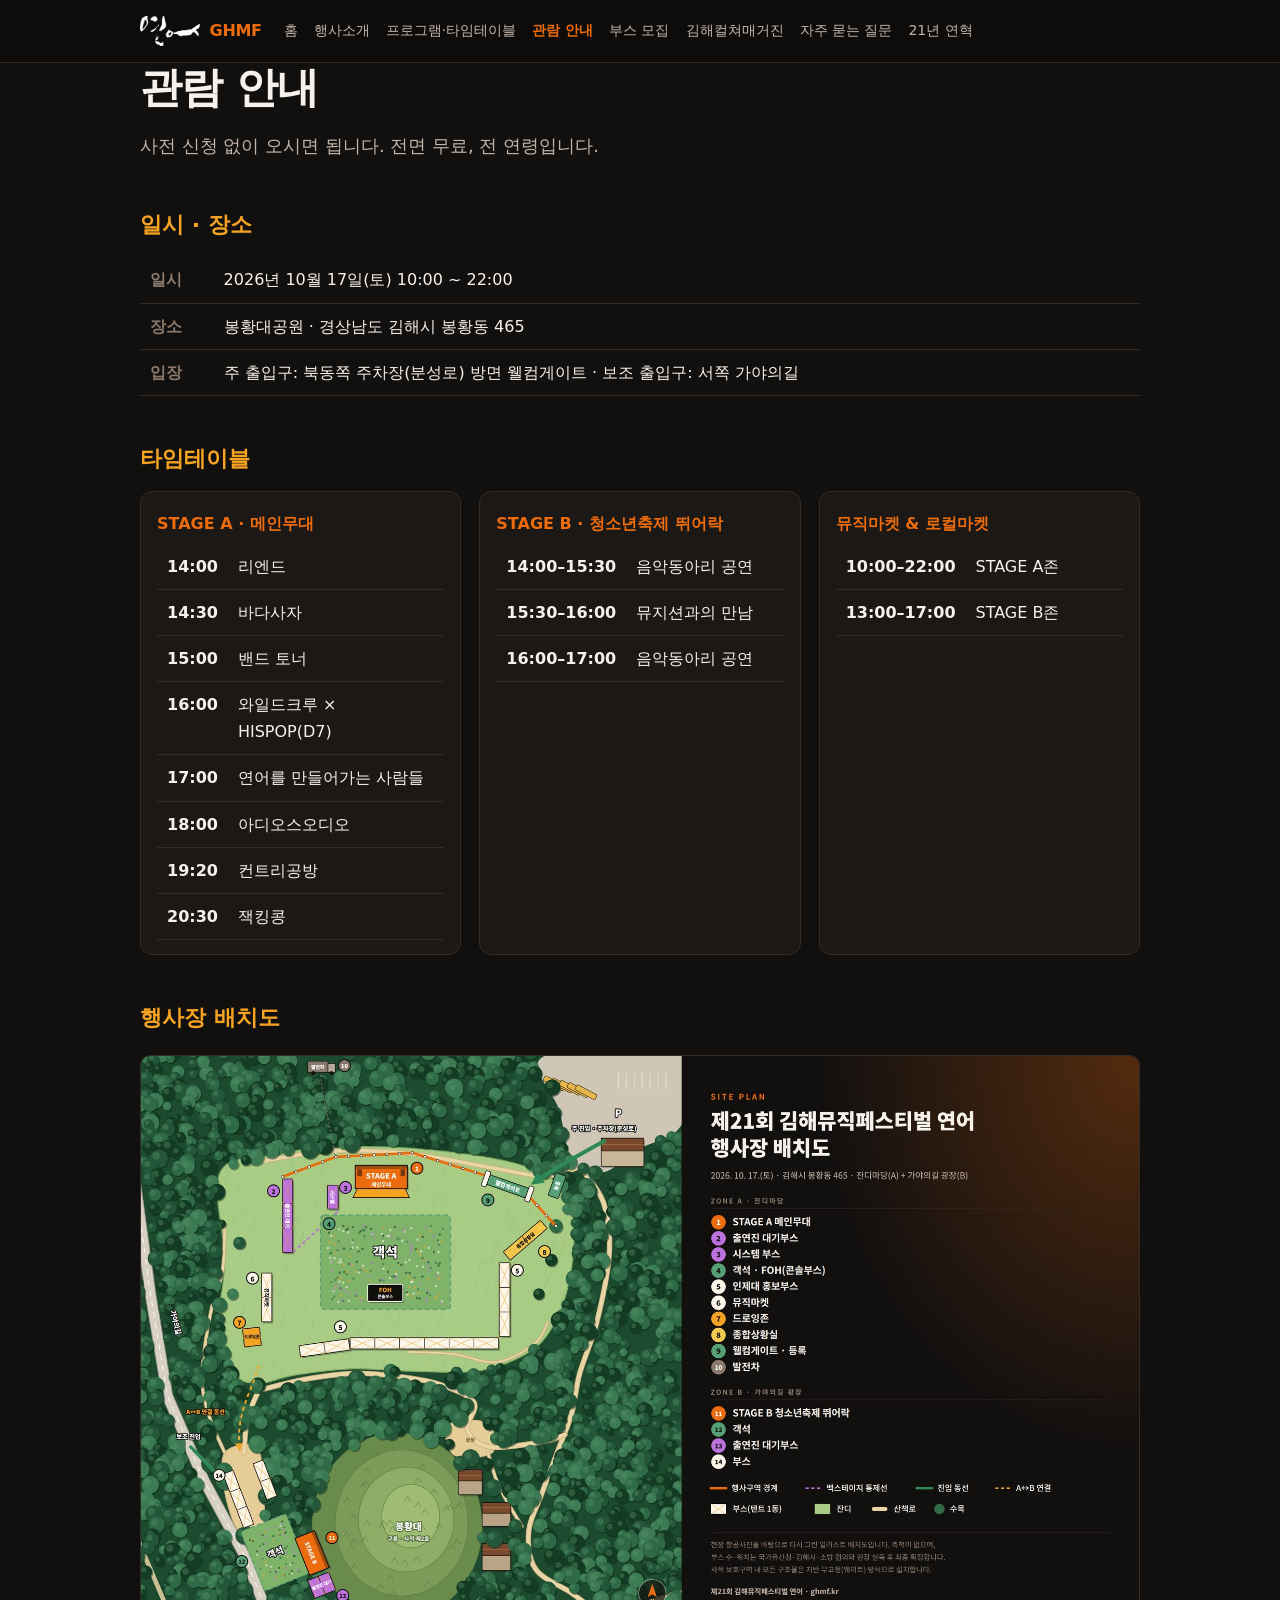
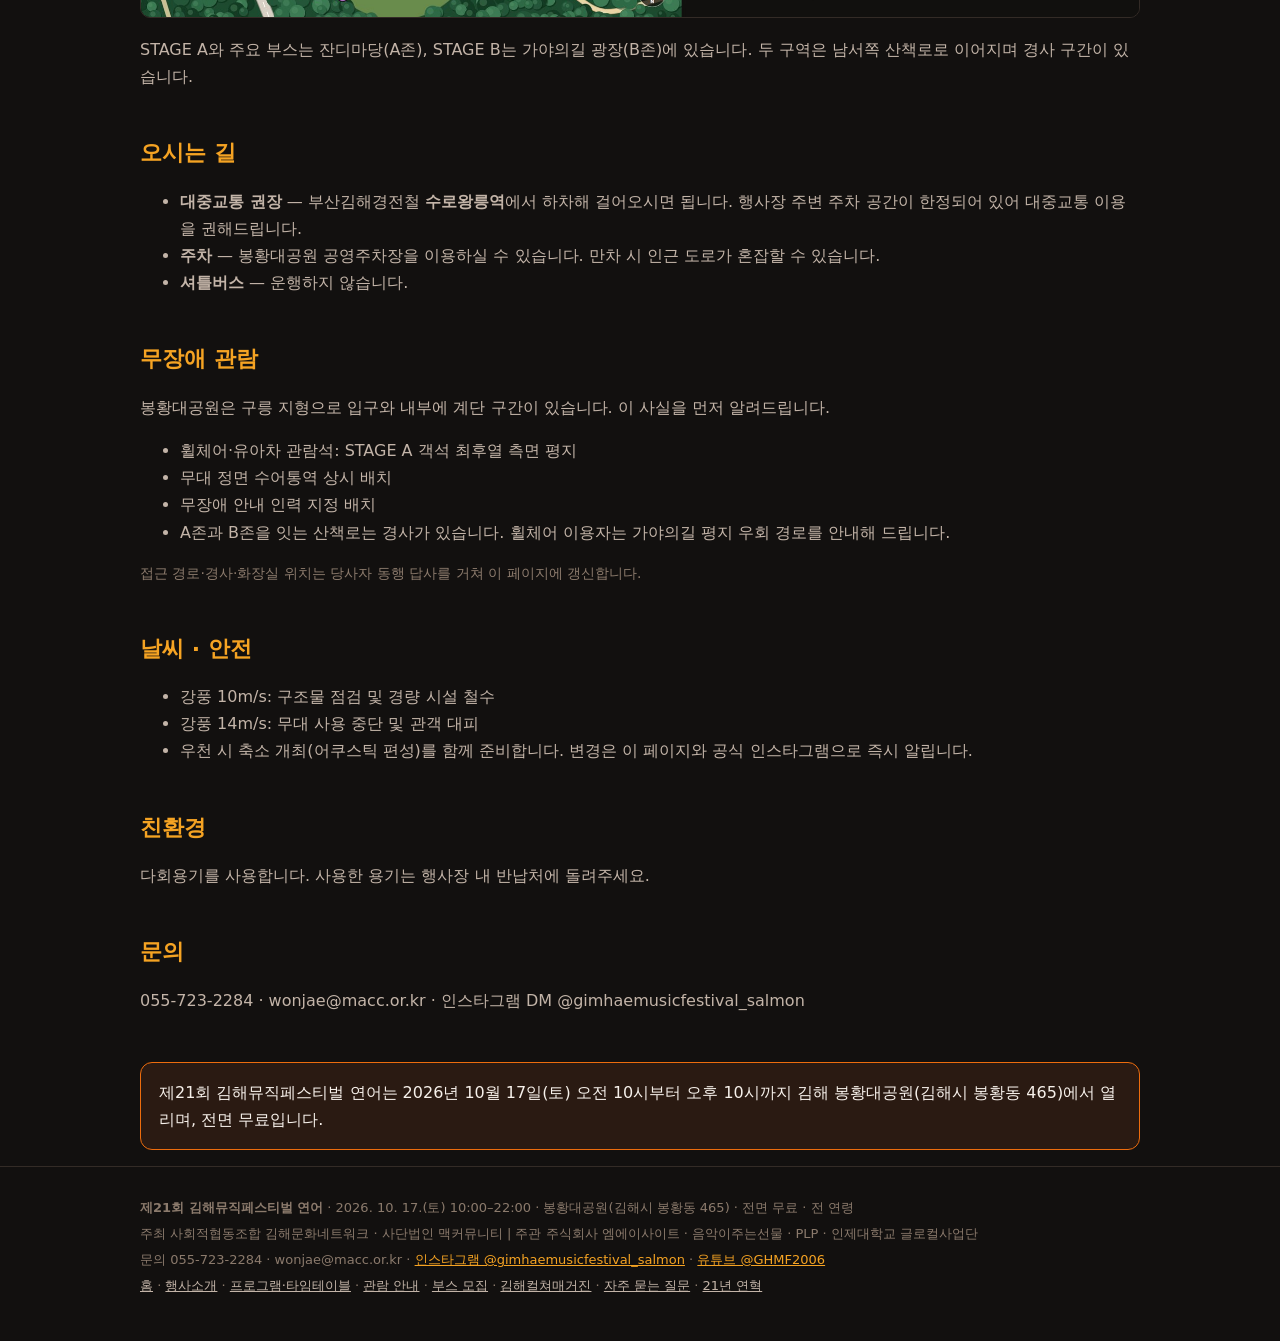
<file: guide/index.html>
<!doctype html>
<html lang="ko">
<head>
<meta charset="utf-8">
<meta name="viewport" content="width=device-width, initial-scale=1">
<title>관람 안내 — 교통·주차·무장애·날씨 | 제21회 김해뮤직페스티벌 연어</title>
<meta name="description" content="제21회 김해뮤직페스티벌 연어 관람 안내. 2026.10.17.(토) 10:00–22:00 김해 봉황대공원, 전면 무료. 타임테이블, 배치도, 대중교통(부산김해경전철 봉황역), 무장애 관람, 우천·강풍 기준.">
<link rel="canonical" href="https://ghmf.kr/guide/">
<meta property="og:type" content="website">
<meta property="og:locale" content="ko_KR">
<meta property="og:site_name" content="김해뮤직페스티벌 연어">
<meta property="og:title" content="관람 안내 — 교통·주차·무장애·날씨 | 제21회 김해뮤직페스티벌 연어">
<meta property="og:description" content="제21회 김해뮤직페스티벌 연어 관람 안내. 2026.10.17.(토) 10:00–22:00 김해 봉황대공원, 전면 무료. 타임테이블, 배치도, 대중교통(부산김해경전철 봉황역), 무장애 관람, 우천·강풍 기준.">
<meta property="og:url" content="https://ghmf.kr/guide/">
<meta property="og:image" content="https://ghmf.kr/assets/img/og-share.jpg">
<meta property="og:image:width" content="1200"><meta property="og:image:height" content="630">
<meta name="twitter:card" content="summary_large_image">
<meta name="theme-color" content="#12100F">
<link rel="icon" href="/assets/img/ghmf.png">
<link rel="stylesheet" href="/assets/css/static.css">
<script type="application/ld+json">{"@context": "https://schema.org", "@type": "MusicEvent", "name": "제21회 김해뮤직페스티벌 연어", "alternateName": ["김해뮤직페스티벌", "연어 축제", "Gimhae Music Festival SALMON"], "description": "제21회 김해뮤직페스티벌 연어는 2026년 10월 17일(토) 오전 10시부터 오후 10시까지 김해 봉황대공원(김해시 봉황동 465)에서 열리며, 전면 무료입니다. 슬로건은 「숲은 연어를 키우고, 연어는 숲을 만든다」.", "startDate": "2026-10-17T10:00:00+09:00", "endDate": "2026-10-17T22:00:00+09:00", "eventStatus": "https://schema.org/EventScheduled", "eventAttendanceMode": "https://schema.org/OfflineEventAttendanceMode", "isAccessibleForFree": true, "location": {"@type": "Place", "name": "봉황대공원 (김해 봉황동 유적)", "address": {"@type": "PostalAddress", "streetAddress": "봉황동 465", "addressLocality": "김해시", "addressRegion": "경상남도", "addressCountry": "KR"}}, "image": ["https://ghmf.kr/assets/img/poster.jpg", "https://ghmf.kr/assets/img/og-share.jpg"], "offers": {"@type": "Offer", "price": "0", "priceCurrency": "KRW", "availability": "https://schema.org/InStock", "url": "https://ghmf.kr/", "validFrom": "2026-09-01T00:00:00+09:00"}, "organizer": [{"@type": "Organization", "name": "사회적협동조합 김해문화네트워크", "url": "https://ghmf.kr"}, {"@type": "Organization", "name": "사단법인 맥커뮤니티"}], "performer": [{"@type": "MusicGroup", "name": "잭킹콩"}, {"@type": "MusicGroup", "name": "컨트리공방"}, {"@type": "MusicGroup", "name": "아디오스오디오"}, {"@type": "MusicGroup", "name": "와일드크루"}, {"@type": "MusicGroup", "name": "HISPOP (D7)"}, {"@type": "MusicGroup", "name": "밴드 토너"}, {"@type": "MusicGroup", "name": "바다사자"}, {"@type": "MusicGroup", "name": "리엔드"}], "url": "https://ghmf.kr/"}</script><script type="application/ld+json">{"@context": "https://schema.org", "@type": "Organization", "name": "김해뮤직페스티벌 연어", "url": "https://ghmf.kr", "logo": "https://ghmf.kr/assets/img/logo.png", "sameAs": ["https://www.instagram.com/gimhaemusicfestival_salmon/", "https://www.youtube.com/@GHMF2006"], "contactPoint": {"@type": "ContactPoint", "telephone": "+82-55-723-2284", "email": "wonjae@macc.or.kr", "contactType": "customer support", "availableLanguage": "Korean"}}</script>
</head>
<body>
<header class="sh"><div class="w">
<a class="logo" href="/"><img src="/assets/img/logo.png" alt="연어" width="72" height="36"><span>GHMF</span></a>
<nav><a href="/">홈</a><a href="/about/">행사소개</a><a href="/program/">프로그램·타임테이블</a><a href="/guide/" aria-current="page">관람 안내</a><a href="/booth/">부스 모집</a><a href="/magazine/">김해컬쳐매거진</a><a href="/faq/">자주 묻는 질문</a><a href="/history/">21년 연혁</a></nav></div></header>
<main class="w">
<h1>관람 안내</h1>
<p class="lead">사전 신청 없이 오시면 됩니다. 전면 무료, 전 연령입니다.</p>
<h2>일시 · 장소</h2>
<table class="kv"><tr><th>일시</th><td>2026년 10월 17일(토) 10:00 ~ 22:00</td></tr><tr><th>장소</th><td>봉황대공원 · 경상남도 김해시 봉황동 465</td></tr>
<tr><th>입장</th><td>주 출입구: 북동쪽 주차장(분성로) 방면 웰컴게이트 · 보조 출입구: 서쪽 가야의길</td></tr></table>
<h2>타임테이블</h2><div class="cols"><section><h3>STAGE A · 메인무대</h3><table><tr><th>14:00</th><td>리엔드</td></tr><tr><th>14:30</th><td>바다사자</td></tr><tr><th>15:00</th><td>밴드 토너</td></tr><tr><th>16:00</th><td>와일드크루 × HISPOP(D7)</td></tr><tr><th>17:00</th><td>연어를 만들어가는 사람들</td></tr><tr><th>18:00</th><td>아디오스오디오</td></tr><tr><th>19:20</th><td>컨트리공방</td></tr><tr><th>20:30</th><td>잭킹콩</td></tr></table></section>
<section><h3>STAGE B · 청소년축제 뛰어락</h3><table><tr><th>14:00–15:30</th><td>음악동아리 공연</td></tr><tr><th>15:30–16:00</th><td>뮤지션과의 만남</td></tr><tr><th>16:00–17:00</th><td>음악동아리 공연</td></tr></table></section>
<section><h3>뮤직마켓 &amp; 로컬마켓</h3><table><tr><th>10:00–22:00</th><td>STAGE A존</td></tr><tr><th>13:00–17:00</th><td>STAGE B존</td></tr></table></section></div>
<h2>행사장 배치도</h2>
<figure><a href="/assets/img/layout.jpg"><img src="/assets/img/layout.jpg" alt="행사장 배치도" loading="lazy"></a></figure>
<p>STAGE A와 주요 부스는 잔디마당(A존), STAGE B는 가야의길 광장(B존)에 있습니다. 두 구역은 남서쪽 산책로로 이어지며 경사 구간이 있습니다.</p>
<h2>오시는 길</h2>
<ul><li><b>대중교통 권장</b> — 부산김해경전철 <b>수로왕릉역</b>에서 하차해 걸어오시면 됩니다. 행사장 주변 주차 공간이 한정되어 있어 대중교통 이용을 권해드립니다.</li>
<li><b>주차</b> — 봉황대공원 공영주차장을 이용하실 수 있습니다. 만차 시 인근 도로가 혼잡할 수 있습니다.</li>
<li><b>셔틀버스</b> — 운행하지 않습니다.</li></ul>
<h2>무장애 관람</h2>
<p>봉황대공원은 구릉 지형으로 입구와 내부에 계단 구간이 있습니다. 이 사실을 먼저 알려드립니다.</p>
<ul><li>휠체어·유아차 관람석: STAGE A 객석 최후열 측면 평지</li><li>무대 정면 수어통역 상시 배치</li><li>무장애 안내 인력 지정 배치</li>
<li>A존과 B존을 잇는 산책로는 경사가 있습니다. 휠체어 이용자는 가야의길 평지 우회 경로를 안내해 드립니다.</li></ul>
<p class="note">접근 경로·경사·화장실 위치는 당사자 동행 답사를 거쳐 이 페이지에 갱신합니다.</p>
<h2>날씨 · 안전</h2>
<ul><li>강풍 10m/s: 구조물 점검 및 경량 시설 철수</li><li>강풍 14m/s: 무대 사용 중단 및 관객 대피</li><li>우천 시 축소 개최(어쿠스틱 편성)를 함께 준비합니다. 변경은 이 페이지와 공식 인스타그램으로 즉시 알립니다.</li></ul>
<h2>친환경</h2><p>다회용기를 사용합니다. 사용한 용기는 행사장 내 반납처에 돌려주세요.</p>
<h2>문의</h2><p>055-723-2284 · wonjae@macc.or.kr · 인스타그램 DM @gimhaemusicfestival_salmon</p>
<p class="fact">제21회 김해뮤직페스티벌 연어는 2026년 10월 17일(토) 오전 10시부터 오후 10시까지 김해 봉황대공원(김해시 봉황동 465)에서 열리며, 전면 무료입니다.</p>
</main>
<footer class="sf"><div class="w">
<p><b>제21회 김해뮤직페스티벌 연어</b> · 2026. 10. 17.(토) 10:00–22:00 · 봉황대공원(김해시 봉황동 465) · 전면 무료 · 전 연령</p>
<p>주최 사회적협동조합 김해문화네트워크 · 사단법인 맥커뮤니티 | 주관 주식회사 엠에이사이트 · 음악이주는선물 · PLP · 인제대학교 글로컬사업단</p>
<p>문의 055-723-2284 · wonjae@macc.or.kr · <a href="https://www.instagram.com/gimhaemusicfestival_salmon/">인스타그램 @gimhaemusicfestival_salmon</a> · <a href="https://www.youtube.com/@GHMF2006">유튜브 @GHMF2006</a></p>
<p class="nav2"><a href="/">홈</a> · <a href="/about/">행사소개</a> · <a href="/program/">프로그램·타임테이블</a> · <a href="/guide/">관람 안내</a> · <a href="/booth/">부스 모집</a> · <a href="/magazine/">김해컬쳐매거진</a> · <a href="/faq/">자주 묻는 질문</a> · <a href="/history/">21년 연혁</a></p>
</div></footer>
</body></html>
</file>
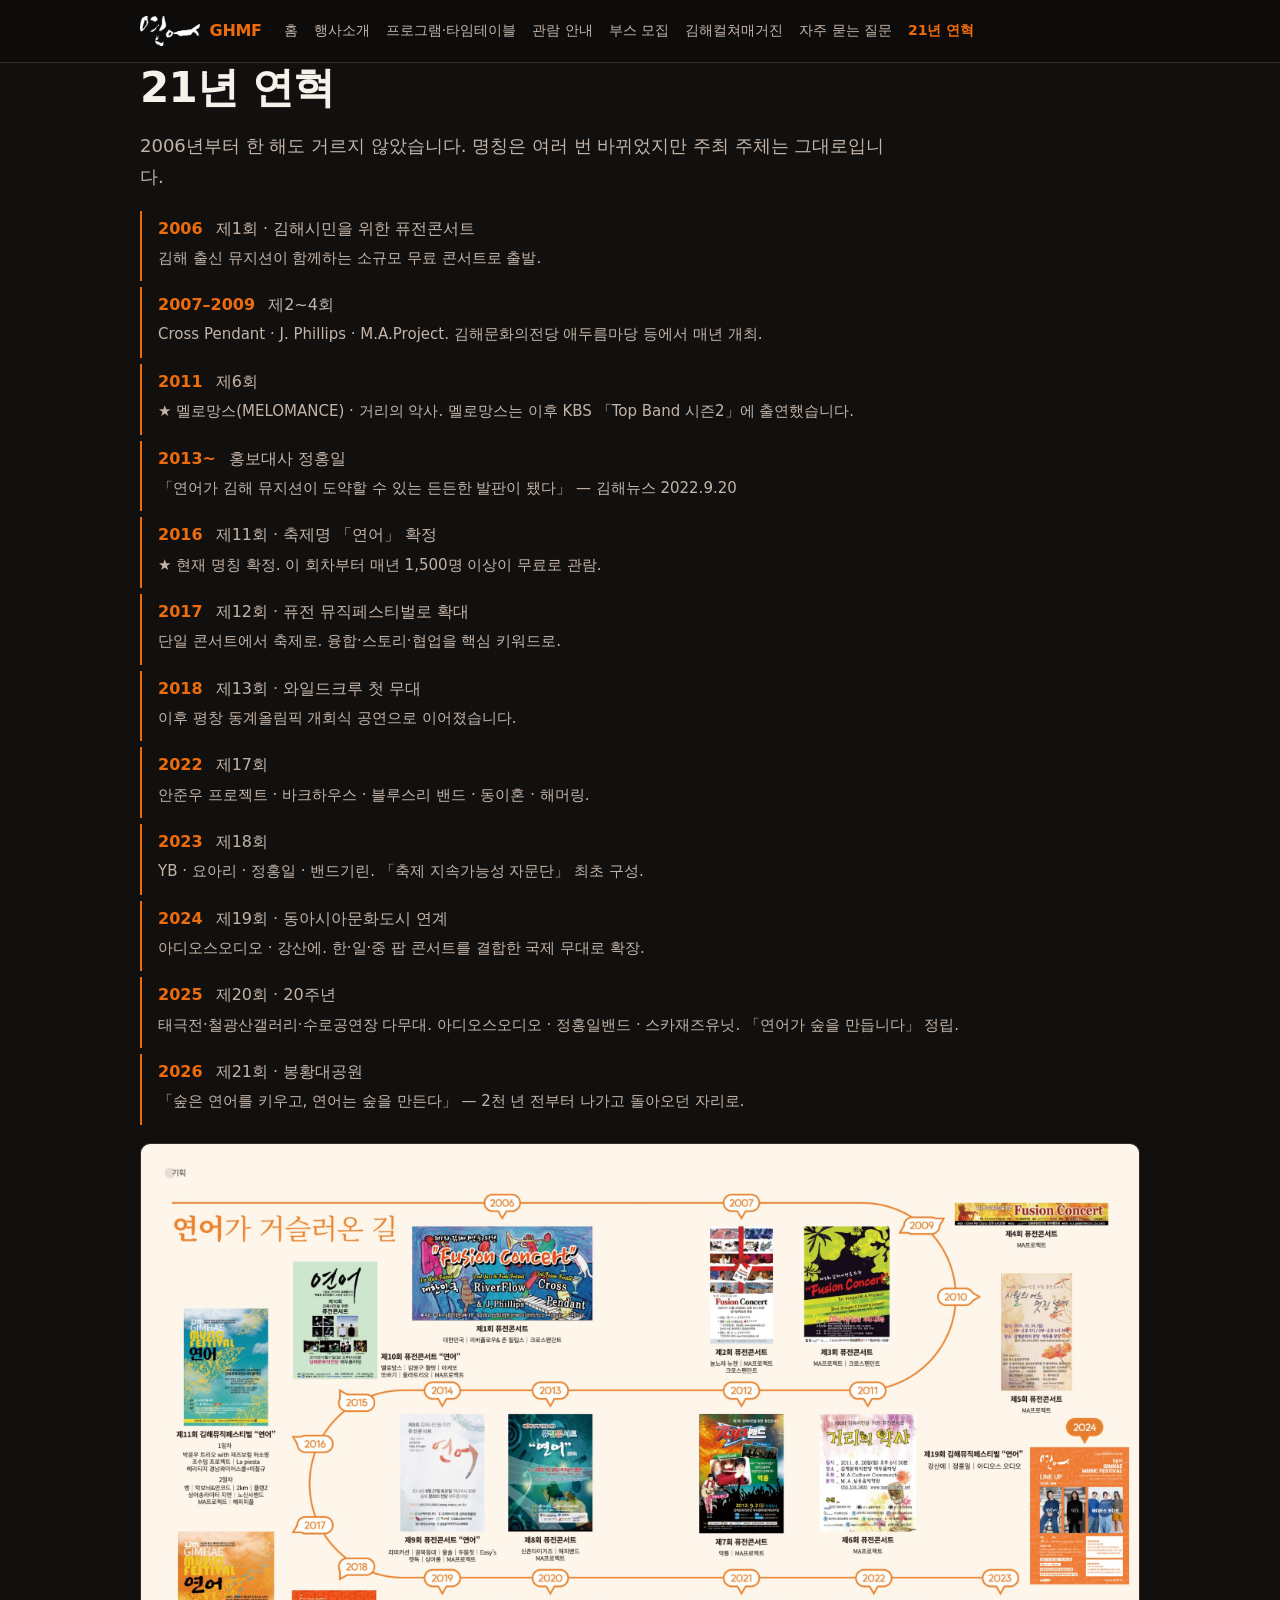
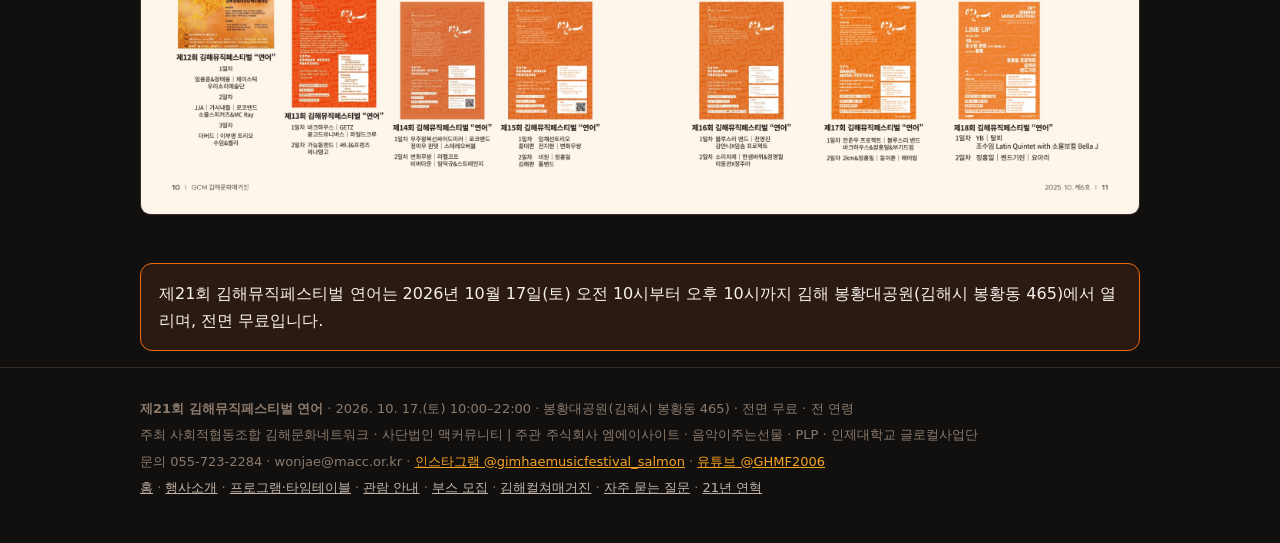
<file: history/index.html>
<!doctype html>
<html lang="ko">
<head>
<meta charset="utf-8">
<meta name="viewport" content="width=device-width, initial-scale=1">
<title>21년 연혁 | 김해뮤직페스티벌 연어</title>
<meta name="description" content="2006년 제1회 김해시민을 위한 퓨전콘서트부터 2026년 제21회 봉황대공원까지, 한 해도 거르지 않은 김해뮤직페스티벌 연어의 21년 기록.">
<link rel="canonical" href="https://ghmf.kr/history/">
<meta property="og:type" content="website">
<meta property="og:locale" content="ko_KR">
<meta property="og:site_name" content="김해뮤직페스티벌 연어">
<meta property="og:title" content="21년 연혁 | 김해뮤직페스티벌 연어">
<meta property="og:description" content="2006년 제1회 김해시민을 위한 퓨전콘서트부터 2026년 제21회 봉황대공원까지, 한 해도 거르지 않은 김해뮤직페스티벌 연어의 21년 기록.">
<meta property="og:url" content="https://ghmf.kr/history/">
<meta property="og:image" content="https://ghmf.kr/assets/img/og-share.jpg">
<meta property="og:image:width" content="1200"><meta property="og:image:height" content="630">
<meta name="twitter:card" content="summary_large_image">
<meta name="theme-color" content="#12100F">
<link rel="icon" href="/assets/img/ghmf.png">
<link rel="stylesheet" href="/assets/css/static.css">
<script type="application/ld+json">{"@context": "https://schema.org", "@type": "MusicEvent", "name": "제21회 김해뮤직페스티벌 연어", "alternateName": ["김해뮤직페스티벌", "연어 축제", "Gimhae Music Festival SALMON"], "description": "제21회 김해뮤직페스티벌 연어는 2026년 10월 17일(토) 오전 10시부터 오후 10시까지 김해 봉황대공원(김해시 봉황동 465)에서 열리며, 전면 무료입니다. 슬로건은 「숲은 연어를 키우고, 연어는 숲을 만든다」.", "startDate": "2026-10-17T10:00:00+09:00", "endDate": "2026-10-17T22:00:00+09:00", "eventStatus": "https://schema.org/EventScheduled", "eventAttendanceMode": "https://schema.org/OfflineEventAttendanceMode", "isAccessibleForFree": true, "location": {"@type": "Place", "name": "봉황대공원 (김해 봉황동 유적)", "address": {"@type": "PostalAddress", "streetAddress": "봉황동 465", "addressLocality": "김해시", "addressRegion": "경상남도", "addressCountry": "KR"}}, "image": ["https://ghmf.kr/assets/img/poster.jpg", "https://ghmf.kr/assets/img/og-share.jpg"], "offers": {"@type": "Offer", "price": "0", "priceCurrency": "KRW", "availability": "https://schema.org/InStock", "url": "https://ghmf.kr/", "validFrom": "2026-09-01T00:00:00+09:00"}, "organizer": [{"@type": "Organization", "name": "사회적협동조합 김해문화네트워크", "url": "https://ghmf.kr"}, {"@type": "Organization", "name": "사단법인 맥커뮤니티"}], "performer": [{"@type": "MusicGroup", "name": "잭킹콩"}, {"@type": "MusicGroup", "name": "컨트리공방"}, {"@type": "MusicGroup", "name": "아디오스오디오"}, {"@type": "MusicGroup", "name": "와일드크루"}, {"@type": "MusicGroup", "name": "HISPOP (D7)"}, {"@type": "MusicGroup", "name": "밴드 토너"}, {"@type": "MusicGroup", "name": "바다사자"}, {"@type": "MusicGroup", "name": "리엔드"}], "url": "https://ghmf.kr/"}</script><script type="application/ld+json">{"@context": "https://schema.org", "@type": "Organization", "name": "김해뮤직페스티벌 연어", "url": "https://ghmf.kr", "logo": "https://ghmf.kr/assets/img/logo.png", "sameAs": ["https://www.instagram.com/gimhaemusicfestival_salmon/", "https://www.youtube.com/@GHMF2006"], "contactPoint": {"@type": "ContactPoint", "telephone": "+82-55-723-2284", "email": "wonjae@macc.or.kr", "contactType": "customer support", "availableLanguage": "Korean"}}</script>
</head>
<body>
<header class="sh"><div class="w">
<a class="logo" href="/"><img src="/assets/img/logo.png" alt="연어" width="72" height="36"><span>GHMF</span></a>
<nav><a href="/">홈</a><a href="/about/">행사소개</a><a href="/program/">프로그램·타임테이블</a><a href="/guide/">관람 안내</a><a href="/booth/">부스 모집</a><a href="/magazine/">김해컬쳐매거진</a><a href="/faq/">자주 묻는 질문</a><a href="/history/" aria-current="page">21년 연혁</a></nav></div></header>
<main class="w">
<h1>21년 연혁</h1><p class="lead">2006년부터 한 해도 거르지 않았습니다. 명칭은 여러 번 바뀌었지만 주최 주체는 그대로입니다.</p><ol class="hist"><li><b>2006</b> <span>제1회 · 김해시민을 위한 퓨전콘서트</span><p>김해 출신 뮤지션이 함께하는 소규모 무료 콘서트로 출발.</p></li><li><b>2007–2009</b> <span>제2~4회</span><p>Cross Pendant · J. Phillips · M.A.Project. 김해문화의전당 애두름마당 등에서 매년 개최.</p></li><li><b>2011</b> <span>제6회</span><p>★ 멜로망스(MELOMANCE) · 거리의 악사. 멜로망스는 이후 KBS 「Top Band 시즌2」에 출연했습니다.</p></li><li><b>2013~</b> <span>홍보대사 정홍일</span><p>「연어가 김해 뮤지션이 도약할 수 있는 든든한 발판이 됐다」 — 김해뉴스 2022.9.20</p></li><li><b>2016</b> <span>제11회 · 축제명 「연어」 확정</span><p>★ 현재 명칭 확정. 이 회차부터 매년 1,500명 이상이 무료로 관람.</p></li><li><b>2017</b> <span>제12회 · 퓨전 뮤직페스티벌로 확대</span><p>단일 콘서트에서 축제로. 융합·스토리·협업을 핵심 키워드로.</p></li><li><b>2018</b> <span>제13회 · 와일드크루 첫 무대</span><p>이후 평창 동계올림픽 개회식 공연으로 이어졌습니다.</p></li><li><b>2022</b> <span>제17회</span><p>안준우 프로젝트 · 바크하우스 · 블루스리 밴드 · 동이혼 · 해머링.</p></li><li><b>2023</b> <span>제18회</span><p>YB · 요아리 · 정홍일 · 밴드기린. 「축제 지속가능성 자문단」 최초 구성.</p></li><li><b>2024</b> <span>제19회 · 동아시아문화도시 연계</span><p>아디오스오디오 · 강산에. 한·일·중 팝 콘서트를 결합한 국제 무대로 확장.</p></li><li><b>2025</b> <span>제20회 · 20주년</span><p>태극전·철광산갤러리·수로공연장 다무대. 아디오스오디오 · 정홍일밴드 · 스카재즈유닛. 「연어가 숲을 만듭니다」 정립.</p></li><li><b>2026</b> <span>제21회 · 봉황대공원</span><p>「숲은 연어를 키우고, 연어는 숲을 만든다」 — 2천 년 전부터 나가고 돌아오던 자리로.</p></li></ol><figure><a href="/assets/img/timeline.jpg" target="_blank" rel="noopener" title="크게 보기"><img src="/assets/img/timeline.jpg" alt="김해뮤직페스티벌 연어 연혁 타임라인" loading="lazy"></a></figure>
<p class="fact">제21회 김해뮤직페스티벌 연어는 2026년 10월 17일(토) 오전 10시부터 오후 10시까지 김해 봉황대공원(김해시 봉황동 465)에서 열리며, 전면 무료입니다.</p>
</main>
<footer class="sf"><div class="w">
<p><b>제21회 김해뮤직페스티벌 연어</b> · 2026. 10. 17.(토) 10:00–22:00 · 봉황대공원(김해시 봉황동 465) · 전면 무료 · 전 연령</p>
<p>주최 사회적협동조합 김해문화네트워크 · 사단법인 맥커뮤니티 | 주관 주식회사 엠에이사이트 · 음악이주는선물 · PLP · 인제대학교 글로컬사업단</p>
<p>문의 055-723-2284 · wonjae@macc.or.kr · <a href="https://www.instagram.com/gimhaemusicfestival_salmon/">인스타그램 @gimhaemusicfestival_salmon</a> · <a href="https://www.youtube.com/@GHMF2006">유튜브 @GHMF2006</a></p>
<p class="nav2"><a href="/">홈</a> · <a href="/about/">행사소개</a> · <a href="/program/">프로그램·타임테이블</a> · <a href="/guide/">관람 안내</a> · <a href="/booth/">부스 모집</a> · <a href="/magazine/">김해컬쳐매거진</a> · <a href="/faq/">자주 묻는 질문</a> · <a href="/history/">21년 연혁</a></p>
</div></footer>
</body></html>
</file>
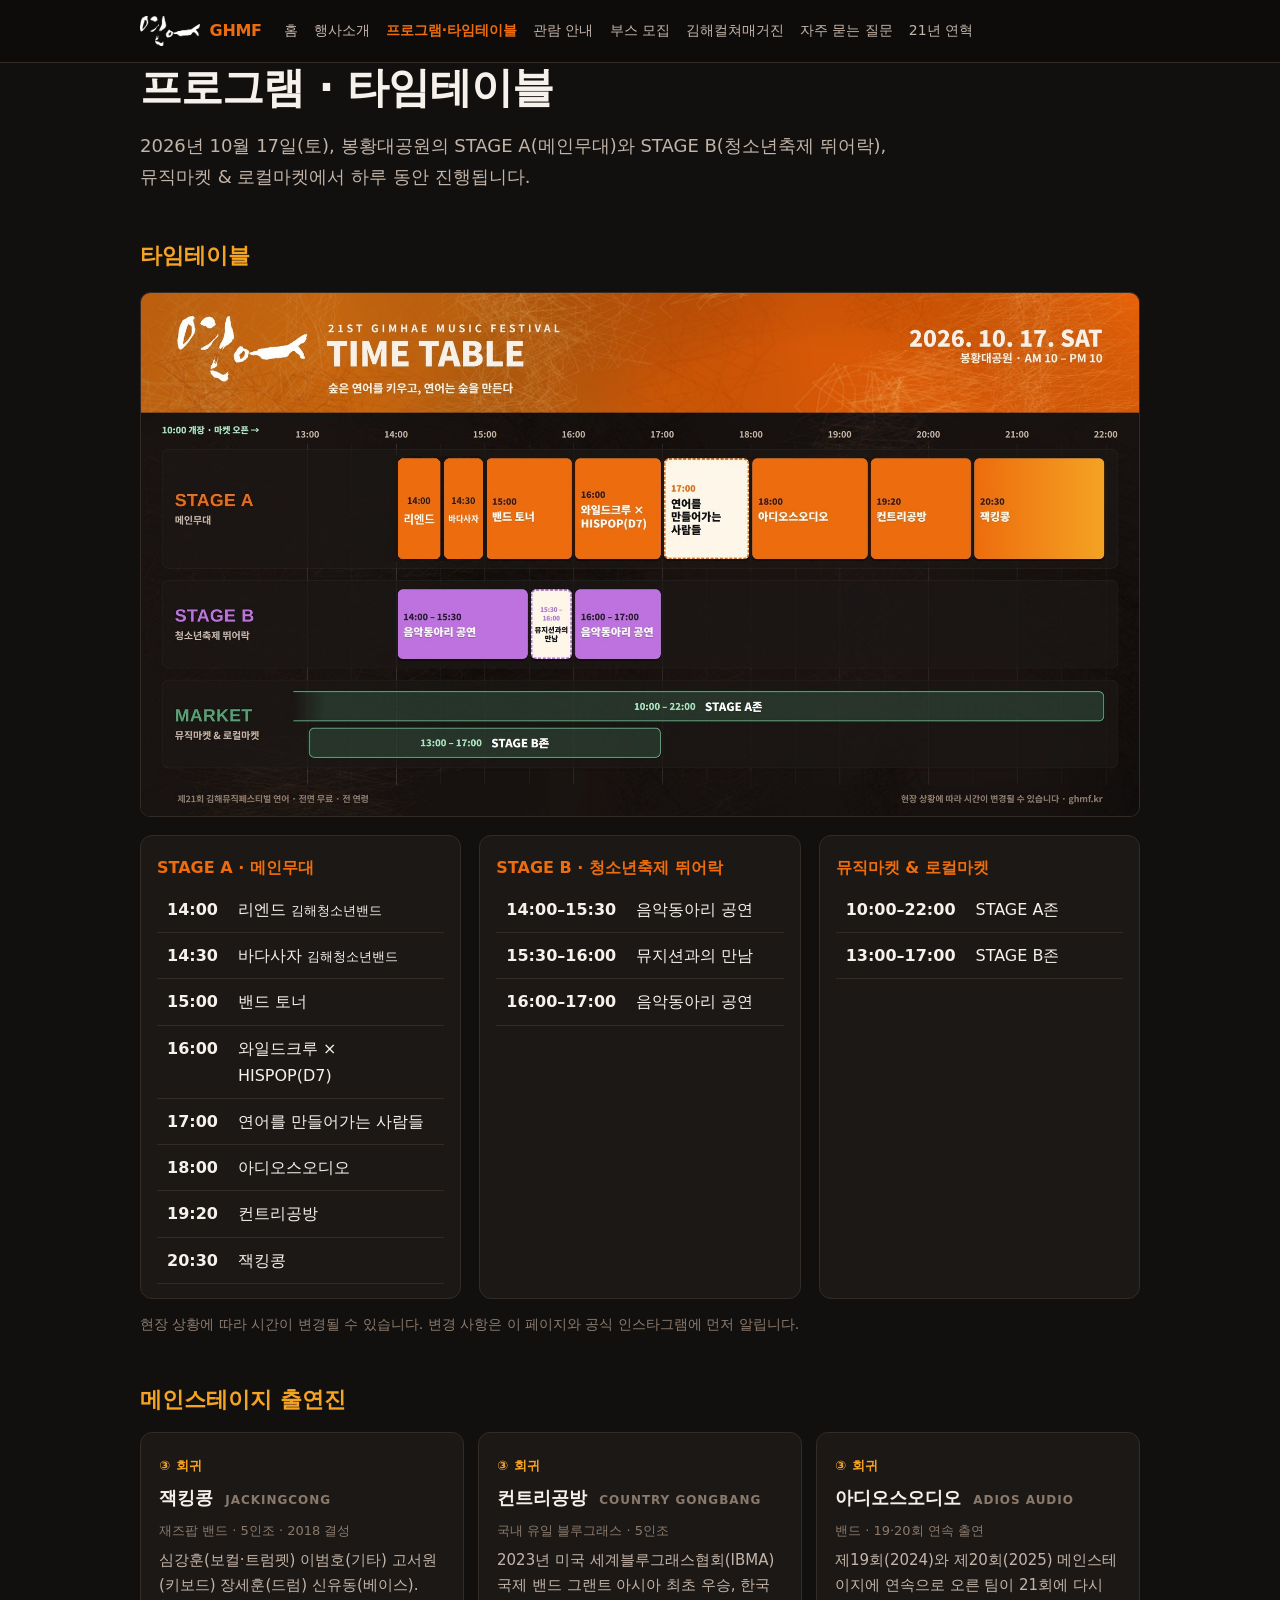
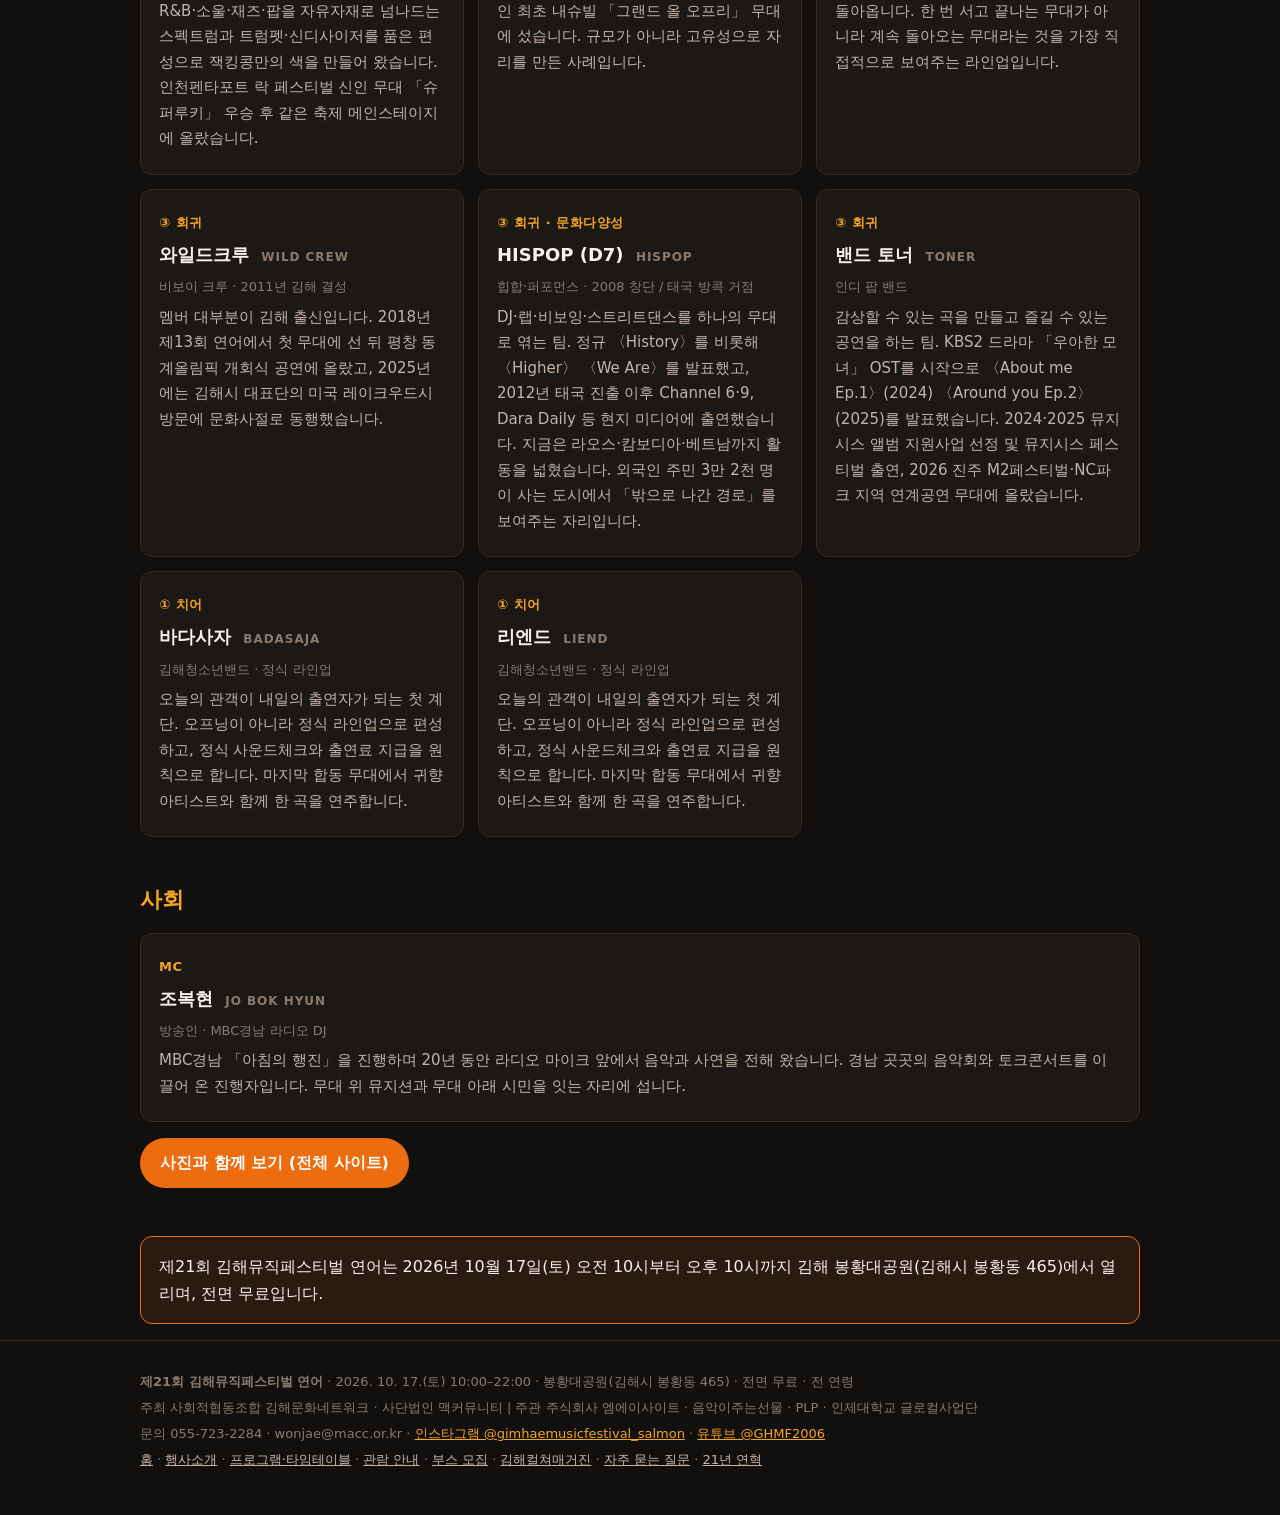
<file: program/index.html>
<!doctype html>
<html lang="ko">
<head>
<meta charset="utf-8">
<meta name="viewport" content="width=device-width, initial-scale=1">
<title>프로그램·타임테이블 | 제21회 김해뮤직페스티벌 연어</title>
<meta name="description" content="제21회 김해뮤직페스티벌 연어 타임테이블 — STAGE A 14:00 리엔드, 14:30 바다사자, 15:00 밴드 토너, 16:00 와일드크루×HISPOP(D7), 18:00 아디오스오디오, 19:20 컨트리공방, 20:30 잭킹콩. 2026.10.17.(토) 봉황대공원, 전면 무료.">
<link rel="canonical" href="https://ghmf.kr/program/">
<meta property="og:type" content="website">
<meta property="og:locale" content="ko_KR">
<meta property="og:site_name" content="김해뮤직페스티벌 연어">
<meta property="og:title" content="프로그램·타임테이블 | 제21회 김해뮤직페스티벌 연어">
<meta property="og:description" content="제21회 김해뮤직페스티벌 연어 타임테이블 — STAGE A 14:00 리엔드, 14:30 바다사자, 15:00 밴드 토너, 16:00 와일드크루×HISPOP(D7), 18:00 아디오스오디오, 19:20 컨트리공방, 20:30 잭킹콩. 2026.10.17.(토) 봉황대공원, 전면 무료.">
<meta property="og:url" content="https://ghmf.kr/program/">
<meta property="og:image" content="https://ghmf.kr/assets/img/og-share.jpg">
<meta property="og:image:width" content="1200"><meta property="og:image:height" content="630">
<meta name="twitter:card" content="summary_large_image">
<meta name="theme-color" content="#12100F">
<link rel="icon" href="/assets/img/ghmf.png">
<link rel="stylesheet" href="/assets/css/static.css">
<script type="application/ld+json">{"@context": "https://schema.org", "@type": "MusicEvent", "name": "제21회 김해뮤직페스티벌 연어", "alternateName": ["김해뮤직페스티벌", "연어 축제", "Gimhae Music Festival SALMON"], "description": "제21회 김해뮤직페스티벌 연어는 2026년 10월 17일(토) 오전 10시부터 오후 10시까지 김해 봉황대공원(김해시 봉황동 465)에서 열리며, 전면 무료입니다. 슬로건은 「숲은 연어를 키우고, 연어는 숲을 만든다」.", "startDate": "2026-10-17T10:00:00+09:00", "endDate": "2026-10-17T22:00:00+09:00", "eventStatus": "https://schema.org/EventScheduled", "eventAttendanceMode": "https://schema.org/OfflineEventAttendanceMode", "isAccessibleForFree": true, "location": {"@type": "Place", "name": "봉황대공원 (김해 봉황동 유적)", "address": {"@type": "PostalAddress", "streetAddress": "봉황동 465", "addressLocality": "김해시", "addressRegion": "경상남도", "addressCountry": "KR"}}, "image": ["https://ghmf.kr/assets/img/poster.jpg", "https://ghmf.kr/assets/img/og-share.jpg"], "offers": {"@type": "Offer", "price": "0", "priceCurrency": "KRW", "availability": "https://schema.org/InStock", "url": "https://ghmf.kr/", "validFrom": "2026-09-01T00:00:00+09:00"}, "organizer": [{"@type": "Organization", "name": "사회적협동조합 김해문화네트워크", "url": "https://ghmf.kr"}, {"@type": "Organization", "name": "사단법인 맥커뮤니티"}], "performer": [{"@type": "MusicGroup", "name": "잭킹콩"}, {"@type": "MusicGroup", "name": "컨트리공방"}, {"@type": "MusicGroup", "name": "아디오스오디오"}, {"@type": "MusicGroup", "name": "와일드크루"}, {"@type": "MusicGroup", "name": "HISPOP (D7)"}, {"@type": "MusicGroup", "name": "밴드 토너"}, {"@type": "MusicGroup", "name": "바다사자"}, {"@type": "MusicGroup", "name": "리엔드"}], "url": "https://ghmf.kr/"}</script><script type="application/ld+json">{"@context": "https://schema.org", "@type": "Organization", "name": "김해뮤직페스티벌 연어", "url": "https://ghmf.kr", "logo": "https://ghmf.kr/assets/img/logo.png", "sameAs": ["https://www.instagram.com/gimhaemusicfestival_salmon/", "https://www.youtube.com/@GHMF2006"], "contactPoint": {"@type": "ContactPoint", "telephone": "+82-55-723-2284", "email": "wonjae@macc.or.kr", "contactType": "customer support", "availableLanguage": "Korean"}}</script>
</head>
<body>
<header class="sh"><div class="w">
<a class="logo" href="/"><img src="/assets/img/logo.png" alt="연어" width="72" height="36"><span>GHMF</span></a>
<nav><a href="/">홈</a><a href="/about/">행사소개</a><a href="/program/" aria-current="page">프로그램·타임테이블</a><a href="/guide/">관람 안내</a><a href="/booth/">부스 모집</a><a href="/magazine/">김해컬쳐매거진</a><a href="/faq/">자주 묻는 질문</a><a href="/history/">21년 연혁</a></nav></div></header>
<main class="w">
<h1>프로그램 · 타임테이블</h1>
<p class="lead">2026년 10월 17일(토), 봉황대공원의 STAGE A(메인무대)와 STAGE B(청소년축제 뛰어락), 뮤직마켓 &amp; 로컬마켓에서 하루 동안 진행됩니다.</p>
<h2>타임테이블</h2>
<figure><a href="/assets/img/timetable.jpg"><img src="/assets/img/timetable.jpg" alt="제21회 김해뮤직페스티벌 연어 타임테이블" loading="lazy"></a></figure>
<div class="cols"><section><h3>STAGE A · 메인무대</h3><table><tr><th>14:00</th><td>리엔드 <small>김해청소년밴드</small></td></tr><tr><th>14:30</th><td>바다사자 <small>김해청소년밴드</small></td></tr><tr><th>15:00</th><td>밴드 토너</td></tr><tr><th>16:00</th><td>와일드크루 × HISPOP(D7)</td></tr><tr><th>17:00</th><td>연어를 만들어가는 사람들</td></tr><tr><th>18:00</th><td>아디오스오디오</td></tr><tr><th>19:20</th><td>컨트리공방</td></tr><tr><th>20:30</th><td>잭킹콩</td></tr></table></section>
<section><h3>STAGE B · 청소년축제 뛰어락</h3><table><tr><th>14:00–15:30</th><td>음악동아리 공연</td></tr><tr><th>15:30–16:00</th><td>뮤지션과의 만남</td></tr><tr><th>16:00–17:00</th><td>음악동아리 공연</td></tr></table></section>
<section><h3>뮤직마켓 &amp; 로컬마켓</h3><table><tr><th>10:00–22:00</th><td>STAGE A존</td></tr><tr><th>13:00–17:00</th><td>STAGE B존</td></tr></table></section></div>
<p class="note">현장 상황에 따라 시간이 변경될 수 있습니다. 변경 사항은 이 페이지와 공식 인스타그램에 먼저 알립니다.</p>
<h2>메인스테이지 출연진</h2>
<div class="grid"><article class="card"><p class="st">③ 회귀</p><h3>잭킹콩 <small>JACKINGCONG</small></h3><p class="gr">재즈팝 밴드 · 5인조 · 2018 결성</p><p>심강훈(보컬·트럼펫) 이범호(기타) 고서원(키보드) 장세훈(드럼) 신유동(베이스). R&amp;B·소울·재즈·팝을 자유자재로 넘나드는 스펙트럼과 트럼펫·신디사이저를 품은 편성으로 잭킹콩만의 색을 만들어 왔습니다. 인천펜타포트 락 페스티벌 신인 무대 「슈퍼루키」 우승 후 같은 축제 메인스테이지에 올랐습니다.</p></article><article class="card"><p class="st">③ 회귀</p><h3>컨트리공방 <small>COUNTRY GONGBANG</small></h3><p class="gr">국내 유일 블루그래스 · 5인조</p><p>2023년 미국 세계블루그래스협회(IBMA) 국제 밴드 그랜트 아시아 최초 우승, 한국인 최초 내슈빌 「그랜드 올 오프리」 무대에 섰습니다. 규모가 아니라 고유성으로 자리를 만든 사례입니다.</p></article><article class="card"><p class="st">③ 회귀</p><h3>아디오스오디오 <small>ADIOS AUDIO</small></h3><p class="gr">밴드 · 19·20회 연속 출연</p><p>제19회(2024)와 제20회(2025) 메인스테이지에 연속으로 오른 팀이 21회에 다시 돌아옵니다. 한 번 서고 끝나는 무대가 아니라 계속 돌아오는 무대라는 것을 가장 직접적으로 보여주는 라인업입니다.</p></article><article class="card"><p class="st">③ 회귀</p><h3>와일드크루 <small>WILD CREW</small></h3><p class="gr">비보이 크루 · 2011년 김해 결성</p><p>멤버 대부분이 김해 출신입니다. 2018년 제13회 연어에서 첫 무대에 선 뒤 평창 동계올림픽 개회식 공연에 올랐고, 2025년에는 김해시 대표단의 미국 레이크우드시 방문에 문화사절로 동행했습니다.</p></article><article class="card"><p class="st">③ 회귀 · 문화다양성</p><h3>HISPOP (D7) <small>HISPOP</small></h3><p class="gr">힙합·퍼포먼스 · 2008 창단 / 태국 방콕 거점</p><p>DJ·랩·비보잉·스트리트댄스를 하나의 무대로 엮는 팀. 정규 〈History〉를 비롯해 〈Higher〉 〈We Are〉를 발표했고, 2012년 태국 진출 이후 Channel 6·9, Dara Daily 등 현지 미디어에 출연했습니다. 지금은 라오스·캄보디아·베트남까지 활동을 넓혔습니다. 외국인 주민 3만 2천 명이 사는 도시에서 「밖으로 나간 경로」를 보여주는 자리입니다.</p></article><article class="card"><p class="st">③ 회귀</p><h3>밴드 토너 <small>TONER</small></h3><p class="gr">인디 팝 밴드</p><p>감상할 수 있는 곡을 만들고 즐길 수 있는 공연을 하는 팀. KBS2 드라마 「우아한 모녀」 OST를 시작으로 〈About me Ep.1〉(2024) 〈Around you Ep.2〉(2025)를 발표했습니다. 2024·2025 뮤지시스 앨범 지원사업 선정 및 뮤지시스 페스티벌 출연, 2026 진주 M2페스티벌·NC파크 지역 연계공연 무대에 올랐습니다.</p></article><article class="card"><p class="st">① 치어</p><h3>바다사자 <small>BADASAJA</small></h3><p class="gr">김해청소년밴드 · 정식 라인업</p><p>오늘의 관객이 내일의 출연자가 되는 첫 계단. 오프닝이 아니라 정식 라인업으로 편성하고, 정식 사운드체크와 출연료 지급을 원칙으로 합니다. 마지막 합동 무대에서 귀향 아티스트와 함께 한 곡을 연주합니다.</p></article><article class="card"><p class="st">① 치어</p><h3>리엔드 <small>LIEND</small></h3><p class="gr">김해청소년밴드 · 정식 라인업</p><p>오늘의 관객이 내일의 출연자가 되는 첫 계단. 오프닝이 아니라 정식 라인업으로 편성하고, 정식 사운드체크와 출연료 지급을 원칙으로 합니다. 마지막 합동 무대에서 귀향 아티스트와 함께 한 곡을 연주합니다.</p></article></div>
<h2>사회</h2>
<div class="grid"><article class="card"><p class="st">MC</p><h3>조복현 <small>JO BOK HYUN</small></h3><p class="gr">방송인 · MBC경남 라디오 DJ</p><p>MBC경남 「아침의 행진」을 진행하며 20년 동안 라디오 마이크 앞에서 음악과 사연을 전해 왔습니다. 경남 곳곳의 음악회와 토크콘서트를 이끌어 온 진행자입니다. 무대 위 뮤지션과 무대 아래 시민을 잇는 자리에 섭니다.</p></article></div>
<p><a class="btn" href="/#/program">사진과 함께 보기 (전체 사이트)</a></p>
<p class="fact">제21회 김해뮤직페스티벌 연어는 2026년 10월 17일(토) 오전 10시부터 오후 10시까지 김해 봉황대공원(김해시 봉황동 465)에서 열리며, 전면 무료입니다.</p>
</main>
<footer class="sf"><div class="w">
<p><b>제21회 김해뮤직페스티벌 연어</b> · 2026. 10. 17.(토) 10:00–22:00 · 봉황대공원(김해시 봉황동 465) · 전면 무료 · 전 연령</p>
<p>주최 사회적협동조합 김해문화네트워크 · 사단법인 맥커뮤니티 | 주관 주식회사 엠에이사이트 · 음악이주는선물 · PLP · 인제대학교 글로컬사업단</p>
<p>문의 055-723-2284 · wonjae@macc.or.kr · <a href="https://www.instagram.com/gimhaemusicfestival_salmon/">인스타그램 @gimhaemusicfestival_salmon</a> · <a href="https://www.youtube.com/@GHMF2006">유튜브 @GHMF2006</a></p>
<p class="nav2"><a href="/">홈</a> · <a href="/about/">행사소개</a> · <a href="/program/">프로그램·타임테이블</a> · <a href="/guide/">관람 안내</a> · <a href="/booth/">부스 모집</a> · <a href="/magazine/">김해컬쳐매거진</a> · <a href="/faq/">자주 묻는 질문</a> · <a href="/history/">21년 연혁</a></p>
</div></footer>
</body></html>
</file>
<file: assets/css/style.css>
/* ═══════ tokens — sampled from the final posters ═══════ */
:root{
  --ink:#0C0A09;
  --bg:#12100F;
  --surface:#191614;
  --surface-2:#221D1A;
  --line:#332B26;
  --line-2:#463B33;
  --tx:#F7F1EB;
  --tx-2:#C3B4A8;
  --tx-3:#8B7A6C;

  --orange:#ED6C0D;
  --orange-lift:#F5A323;
  --orange-deep:#B94403;
  --green:#143C24;
  --green-lift:#55A175;
  --purple:#511B86;
  --purple-lift:#BE72E0;

  --accent:var(--orange);
  --shadow:0 2px 6px rgba(0,0,0,.4),0 18px 44px -20px rgba(0,0,0,.85);
}
*,*::before,*::after{box-sizing:border-box}
html{scroll-behavior:smooth}
body{
  margin:0; background:var(--bg); color:var(--tx);
  font-family:"Noto Sans KR","Noto Sans CJK KR",system-ui,sans-serif;
  font-size:16px; line-height:1.78; word-break:keep-all; overflow-wrap:anywhere;
  -webkit-font-smoothing:antialiased;
}
h1,h2,h3,h4,h5{margin:0;font-weight:900;letter-spacing:-.028em;line-height:1.24;text-wrap:balance}
p{margin:0}
a{color:inherit}
img{max-width:100%;display:block}
button{font:inherit;color:inherit;cursor:pointer}
:focus-visible{outline:2px solid var(--orange-lift);outline-offset:3px;border-radius:3px}
@media (prefers-reduced-motion:reduce){*{animation-duration:.01ms!important;transition-duration:.01ms!important}}

.lbl{font-family:Archivo,system-ui,sans-serif;font-weight:700;letter-spacing:.16em;text-transform:uppercase;font-size:11px;color:var(--accent)}
.num{font-family:Archivo,system-ui,sans-serif;font-variant-numeric:tabular-nums}
.dot{display:inline-block;width:9px;height:9px;border:2px solid currentColor;border-radius:50%;vertical-align:2px;margin-right:9px}

/* ═══════ shell ═══════ */
.wrap{max-width:1180px;margin:0 auto;padding:0 26px}
header.top{position:sticky;top:0;z-index:60;background:rgba(18,16,15,.86);backdrop-filter:blur(16px);border-bottom:1px solid var(--line)}
.topin{max-width:1180px;margin:0 auto;padding:0 26px;height:66px;display:flex;align-items:center;gap:26px}
.brand{display:flex;align-items:center;gap:12px;text-decoration:none;flex:0 0 auto}
.brand img{height:34px}
.brand .wm{font-family:Archivo;font-weight:800;font-size:19px;letter-spacing:-.02em;color:var(--orange);padding-left:12px;border-left:1px solid var(--line-2)}
nav.main{display:flex;gap:2px;margin-left:auto;align-items:center}
nav.main a{position:relative;text-decoration:none;font-size:14.5px;font-weight:500;padding:9px 13px;border-radius:9px;color:var(--tx-2);white-space:nowrap}
nav.main a:hover{color:var(--tx);background:var(--surface-2)}
nav.main a.on{color:var(--orange);font-weight:700}
.iconbtn{width:36px;height:36px;display:grid;place-items:center;border:1px solid var(--line-2);background:var(--surface);border-radius:10px;color:var(--tx-2)}
.iconbtn:hover{border-color:var(--orange);color:var(--orange)}
.sns{display:flex;gap:6px;flex:0 0 auto;margin-left:12px}
.sns a{text-decoration:none}
.burger{display:none}
@media(max-width:940px){
  nav.main{position:fixed;inset:66px 0 auto 0;flex-direction:column;background:var(--bg);border-bottom:1px solid var(--line);padding:10px 22px 20px;gap:2px;align-items:stretch;display:none}
  nav.main.open{display:flex}
  nav.main a{padding:13px 8px;font-size:16px}
  .sns{margin-left:auto}
  .burger{display:grid}
}

/* ═══════ textured grounds ═══════ */
.tex{position:relative;overflow:hidden;isolation:isolate}
.tex canvas{position:absolute;inset:0;width:100%;height:100%;z-index:-1}
.tex>.wrap,.tex>.heroin{position:relative;z-index:1}

/* ═══════ hero ═══════ */
.hero{border-bottom:1px solid var(--line)}
.heroin{max-width:1180px;margin:0 auto;padding:96px 26px 86px;display:grid;grid-template-columns:1.12fr .88fr;gap:58px;align-items:center}
@media(max-width:900px){.heroin{grid-template-columns:1fr;gap:38px;padding:64px 26px 58px}}
.hero .ed{font-family:Archivo;font-weight:700;letter-spacing:.2em;font-size:11.5px;color:#FFD9AE;text-transform:uppercase}
.hero h1{font-size:clamp(40px,6.6vw,74px);line-height:1.15;margin:20px 0 0;color:#fff}
.hero .sub{margin-top:24px;color:rgba(255,255,255,.88);font-size:17px;max-width:42ch;font-weight:500}
.meta{margin-top:32px;display:flex;flex-wrap:wrap;gap:10px}
.chip{border:1.5px solid rgba(255,255,255,.34);border-radius:999px;padding:8px 17px;font-size:13.5px;color:#fff;font-weight:500;backdrop-filter:blur(2px)}
.chip b{font-family:Archivo;font-weight:800}
.cta{margin-top:32px;display:flex;gap:11px;flex-wrap:wrap}
.btn{display:inline-flex;align-items:center;gap:9px;text-decoration:none;border-radius:999px;padding:14px 26px;font-size:15px;font-weight:800;border:1.5px solid transparent;transition:.16s;letter-spacing:-.01em}
.btn.p{background:#fff;color:#C34A05}
.btn.p:hover{background:#FFE9D2}
.btn.g{border-color:rgba(255,255,255,.4);color:#fff}
.btn.g:hover{border-color:#fff;background:rgba(255,255,255,.1)}
.posterbox{border-radius:6px;overflow:hidden;box-shadow:0 40px 80px -34px #000;border:1px solid rgba(255,255,255,.14)}

/* ═══════ sections ═══════ */
main{min-height:60vh}
section.blk{padding:84px 0;border-bottom:1px solid var(--line)}
section.blk:last-child{border-bottom:0}
section.blk.t{border-bottom:1px solid var(--line)}
.shead{display:flex;align-items:baseline;gap:15px;flex-wrap:wrap;margin-bottom:10px}
.shead h2{font-size:clamp(27px,3.5vw,38px)}
.slead{color:var(--tx-2);margin-top:12px;max-width:62ch;font-size:16px}
.pagehead{border-bottom:1px solid var(--line);padding:70px 0 58px}
.pagehead h1{font-size:clamp(32px,5.2vw,52px);margin-top:12px}
.pagehead p{color:var(--tx-2);margin-top:16px;max-width:64ch}

/* grid + cards */
.grid{display:grid;gap:18px}
.g2{grid-template-columns:repeat(2,1fr)}
.g3{grid-template-columns:repeat(3,1fr)}
.g4{grid-template-columns:repeat(4,1fr)}
@media(max-width:1000px){.g4{grid-template-columns:repeat(2,1fr)}.g3{grid-template-columns:repeat(2,1fr)}}
@media(max-width:640px){.g2,.g3,.g4{grid-template-columns:1fr}}
.card{background:var(--surface);border:1px solid var(--line);border-radius:14px;padding:24px;box-shadow:var(--shadow)}
.card h3{font-size:19.5px}
.card p{color:var(--tx-2);font-size:14.5px;margin-top:9px}
.card.link{text-decoration:none;display:block;transition:.16s}
.card.link:hover{border-color:var(--accent);transform:translateY(-2px)}

.stat{border:1px solid var(--line-2);border-radius:14px;padding:22px;background:var(--surface)}
.stat .v{font-family:Archivo;font-weight:800;font-size:38px;color:var(--orange-lift);letter-spacing:-.03em;font-variant-numeric:tabular-nums;line-height:1.1}
.stat .k{font-size:13px;color:var(--tx-3);margin-top:7px;line-height:1.55}

/* ═══════ cycle (치어/회유/회귀/산란) ═══════ */
.cyc{display:grid;grid-template-columns:repeat(4,1fr);gap:0;border-top:2px solid var(--line-2)}
@media(max-width:900px){.cyc{grid-template-columns:repeat(2,1fr)}}
@media(max-width:560px){.cyc{grid-template-columns:1fr}}
.cyc .c{padding:30px 26px 34px;border-right:1px solid var(--line);position:relative}
.cyc .c:last-child{border-right:0}
.cyc .c::before{content:"";position:absolute;left:26px;top:-9px;width:16px;height:16px;border:3px solid var(--orange-lift);border-radius:50%;background:var(--bg)}
.cyc .en{font-family:Archivo;font-size:10.5px;font-weight:700;letter-spacing:.16em;color:var(--tx-3);margin-top:20px}
.cyc h3{font-size:25px;margin-top:8px}
.cyc h3 em{font-style:normal;font-size:15px;font-weight:700;opacity:.5;margin-left:9px}
.cyc p{font-size:14px;color:var(--tx-2);margin-top:11px;line-height:1.66}
.cyc .who{font-size:12.5px;color:var(--orange-lift);margin-top:14px;font-weight:600}

/* ═══════ artists ═══════ */
.art{background:var(--surface);border:1px solid var(--line);border-radius:14px;overflow:hidden;box-shadow:var(--shadow)}
.art .ph{position:relative;aspect-ratio:1/1;background:var(--surface-2)}
.art .ph img{width:100%;height:100%;object-fit:cover}
.art .ph .tag{position:absolute;left:12px;top:12px;font-size:11.5px;font-weight:800;letter-spacing:.02em;background:rgba(12,10,9,.82);border:1px solid rgba(255,255,255,.2);padding:5px 10px;border-radius:6px;backdrop-filter:blur(4px)}
.art .empty{aspect-ratio:1/1;display:grid;place-items:center;color:var(--tx-3);font-size:13px;background:var(--surface-2);border-bottom:1px solid var(--line)}
.art .b{padding:18px 20px 22px}
.art .en{font-family:Archivo;font-size:10.5px;font-weight:700;letter-spacing:.13em;color:var(--tx-3);text-transform:uppercase}
.art h3{font-size:21px;margin-top:5px}
.art .gr{font-size:13px;color:var(--orange-lift);font-weight:600;margin-top:5px}
.art p{font-size:13.5px;color:var(--tx-2);margin-top:11px;line-height:1.66}

/* ═══════ tables ═══════ */
.tbl{width:100%;border-collapse:collapse;font-size:14.5px}
.tbl th,.tbl td{text-align:left;padding:13px 16px;border-bottom:1px solid var(--line);vertical-align:top}
.tbl tr:last-child td{border-bottom:0}
.tbl th{font-family:Archivo;font-weight:700;font-size:11px;letter-spacing:.12em;text-transform:uppercase;color:var(--tx-3);white-space:nowrap}
.tbl td b{color:var(--orange-lift)}
.tbl td.k{color:var(--tx-3);font-weight:600;white-space:nowrap;width:140px}
.scroller{overflow-x:auto;border:1px solid var(--line);border-radius:13px;background:var(--surface)}

/* ═══════ timeline of the day ═══════ */
.day{position:relative;padding-left:38px}
.day::before{content:"";position:absolute;left:10px;top:8px;bottom:8px;width:2px;background:linear-gradient(var(--orange-lift),var(--purple-lift))}
.day .r{position:relative;padding-bottom:30px}
.day .r::before{content:"";position:absolute;left:-34px;top:8px;width:14px;height:14px;border-radius:50%;background:var(--bg);border:3px solid var(--orange-lift)}
.day .t{font-family:Archivo;font-weight:800;font-size:14px;letter-spacing:.06em;color:var(--orange-lift)}
.day h4{font-size:19px;margin-top:4px}
.day p{color:var(--tx-2);font-size:14.5px;margin-top:6px}

/* ═══════ river history ═══════ */
.river{position:relative;padding-left:38px}
.river::before{content:"";position:absolute;left:10px;top:8px;bottom:8px;width:2px;background:linear-gradient(var(--orange),var(--green-lift))}
.river .node{position:relative;padding-bottom:28px}
.river .node::before{content:"";position:absolute;left:-34px;top:9px;width:14px;height:14px;border-radius:50%;background:var(--bg);border:3px solid var(--orange)}
.river .node .yr{font-family:Archivo;font-weight:800;font-size:13px;letter-spacing:.1em;color:var(--orange-lift)}
.river .node h4{font-size:18px;margin-top:4px}
.river .node p{color:var(--tx-2);font-size:14.5px;margin-top:6px}

/* ═══════ tabs ═══════ */
.tabs{display:flex;gap:6px;flex-wrap:wrap;border-bottom:1px solid var(--line);margin-bottom:34px}
.tabs button{background:none;border:0;border-bottom:2px solid transparent;padding:13px 15px;font-size:15px;font-weight:500;color:var(--tx-3)}
.tabs button.on{color:var(--orange);border-bottom-color:var(--orange);font-weight:800}
.tabs button:hover{color:var(--tx)}

/* ═══════ notes ═══════ */
.note{background:var(--surface);border-left:3px solid var(--orange);border-radius:0 13px 13px 0;padding:22px 26px}
.note.g{border-left-color:var(--green-lift)}
.note.p{border-left-color:var(--purple-lift)}
.note p{font-size:14.5px;color:var(--tx-2)}
.note strong{color:var(--tx);font-weight:800}

/* ═══════ 100 salmon ═══════ */
.filters{display:flex;gap:13px;flex-wrap:wrap;align-items:center;margin-bottom:22px}
.search{position:relative;flex:1;min-width:230px}
.search input{width:100%;padding:13px 15px 13px 42px;border-radius:11px;border:1px solid var(--line-2);background:var(--surface);color:var(--tx);font:inherit;font-size:14.5px}
.search svg{position:absolute;left:14px;top:50%;transform:translateY(-50%);color:var(--tx-3)}
.pills{display:flex;gap:6px;flex-wrap:wrap}
.pill{border:1px solid var(--line-2);background:var(--surface);border-radius:999px;padding:8px 15px;font-size:13px;color:var(--tx-2)}
.pill.on{background:var(--orange);border-color:var(--orange);color:#fff;font-weight:800}
.cnt{font-size:13.5px;color:var(--tx-3)}
.p100{display:grid;grid-template-columns:repeat(4,1fr);gap:16px}
@media(max-width:1000px){.p100{grid-template-columns:repeat(3,1fr)}}
@media(max-width:780px){.p100{grid-template-columns:repeat(2,1fr)}}
@media(max-width:470px){.p100{grid-template-columns:1fr}}
.pc{background:var(--surface);border:1px solid var(--line);border-radius:13px;overflow:hidden;transition:.16s;display:flex;flex-direction:column}
.pc:hover{border-color:var(--orange);transform:translateY(-2px)}
.pc .thumb{aspect-ratio:16/10;background:var(--surface-2);display:grid;place-items:center;position:relative;border-bottom:1px solid var(--line)}
.pc .thumb .play{width:42px;height:42px;border-radius:50%;background:var(--orange);display:grid;place-items:center;color:#fff}
.pc .thumb .ini{font-size:26px;font-weight:900;color:var(--tx-3)}
.pc .thumb .tag{position:absolute;top:9px;left:9px;font-family:Archivo;font-size:10px;font-weight:800;letter-spacing:.1em;text-transform:uppercase;background:var(--bg);border:1px solid var(--line-2);color:var(--tx-3);padding:3px 8px;border-radius:6px}
.pc .b{padding:14px 16px 17px;flex:1;display:flex;flex-direction:column;gap:5px}
.pc h4{font-size:15.5px;font-weight:800;letter-spacing:-.02em}
.pc .m{font-size:12.5px;color:var(--tx-3)}
.pc .m b{color:var(--orange-lift);font-weight:500}
.pc .pf{font-size:12.5px;color:var(--tx-2);line-height:1.58;margin-top:2px}
.empty{padding:60px 20px;text-align:center;color:var(--tx-3);border:1px dashed var(--line-2);border-radius:14px}

/* ═══════ board ═══════ */
.board{border:1px solid var(--line);border-radius:14px;overflow:hidden;background:var(--surface)}
.brow{display:grid;grid-template-columns:74px 1fr 140px 76px;gap:14px;padding:16px 22px;border-bottom:1px solid var(--line);align-items:center;font-size:14.5px;text-decoration:none}
.brow:last-child{border-bottom:0}
.brow:hover{background:var(--surface-2)}
.brow .no{font-family:Archivo;color:var(--tx-3);font-size:13px}
.brow .ti{font-weight:500}
.brow .ti .new{display:inline-block;margin-left:8px;font-family:Archivo;font-size:9.5px;font-weight:800;letter-spacing:.08em;background:var(--orange);color:#fff;padding:2px 6px;border-radius:4px;vertical-align:2px}
.brow .dt,.brow .hit{font-family:Archivo;font-size:12.5px;color:var(--tx-3);font-variant-numeric:tabular-nums}
.bhead{background:var(--surface-2);font-family:Archivo;font-size:11px;letter-spacing:.11em;text-transform:uppercase;color:var(--tx-3);font-weight:700}
@media(max-width:720px){.brow{grid-template-columns:1fr auto;gap:6px}.brow .no,.brow .hit{display:none}}

/* ═══════ gallery / shop ═══════ */
.gal{display:grid;grid-template-columns:repeat(3,1fr);gap:13px}
@media(max-width:780px){.gal{grid-template-columns:repeat(2,1fr)}}
.gal .it{aspect-ratio:4/3;border-radius:12px;background:var(--surface-2);border:1px solid var(--line);display:grid;place-items:center;color:var(--tx-3);font-size:13px;text-align:center;padding:16px}
.goods{background:var(--surface);border:1px solid var(--line);border-radius:14px;overflow:hidden}
.goods .im{aspect-ratio:1/1;background:var(--surface-2);display:grid;place-items:center;color:var(--tx-3);font-size:13px;border-bottom:1px solid var(--line);text-align:center;padding:16px}
.goods .b{padding:15px 17px 19px}
.goods h4{font-size:15.5px;font-weight:800}
.goods .pr{font-family:Archivo;font-weight:800;color:var(--orange-lift);margin-top:6px}
.badge{display:inline-block;font-family:Archivo;font-size:10px;font-weight:800;letter-spacing:.1em;text-transform:uppercase;padding:3px 8px;border-radius:5px;background:var(--surface-2);border:1px solid var(--line-2);color:var(--tx-3);vertical-align:2px}
.badge.s{background:rgba(237,108,13,.16);border-color:rgba(237,108,13,.5);color:var(--orange-lift)}

.imgbox{border:1px solid var(--line);border-radius:14px;overflow:hidden;background:var(--surface)}
.cap{font-size:12.5px;color:var(--tx-3);margin-top:11px;line-height:1.66}

/* ═══════ booth cta ═══════ */
.boothband{border:1px solid var(--line-2);border-radius:18px;overflow:hidden}
.boothband .in{padding:44px 42px;display:flex;gap:34px;align-items:center;justify-content:space-between;flex-wrap:wrap}
.boothband h2{font-size:clamp(25px,3.2vw,34px);color:#fff}
.boothband p{color:rgba(255,255,255,.86);margin-top:12px;font-size:15.5px;max-width:52ch}

/* ═══════ channels ═══════ */
.chan{display:grid;grid-template-columns:repeat(2,1fr);gap:18px}
@media(max-width:700px){.chan{grid-template-columns:1fr}}
.chan a{
  display:flex;align-items:center;gap:20px;text-decoration:none;
  background:var(--surface);border:1px solid var(--line-2);border-radius:16px;
  padding:26px 28px;transition:.16s;box-shadow:var(--shadow);
}
.chan a:hover{border-color:var(--orange);transform:translateY(-2px)}
.chan .ic{
  flex:0 0 auto;width:54px;height:54px;border-radius:14px;display:grid;place-items:center;
  background:var(--surface-2);border:1px solid var(--line-2);color:var(--orange-lift);
}
.chan a:hover .ic{background:var(--orange);border-color:var(--orange);color:#fff}
.chan .tx b{display:block;font-size:19px;font-weight:900;letter-spacing:-.02em}
.chan .tx span{display:block;font-size:13.5px;color:var(--tx-3);margin-top:4px;font-family:Archivo;letter-spacing:.02em}
.chan .tx small{display:block;font-size:13px;color:var(--tx-2);margin-top:9px;line-height:1.6}
.chan .go{margin-left:auto;color:var(--tx-3);flex:0 0 auto}
.chan a:hover .go{color:var(--orange-lift)}

/* ═══════ footer ═══════ */
footer{background:var(--surface);border-top:1px solid var(--line);padding:58px 0 44px}
.fgrid{display:grid;grid-template-columns:1.2fr 1fr 1fr 1fr;gap:32px}
@media(max-width:900px){.fgrid{grid-template-columns:1fr 1fr}}
@media(max-width:580px){.fgrid{grid-template-columns:1fr}}
footer h5{font-family:Archivo;font-size:11px;font-weight:700;letter-spacing:.14em;text-transform:uppercase;color:var(--orange);margin:0 0 11px}
footer ul{list-style:none;margin:0;padding:0;display:flex;flex-direction:column;gap:5px}
footer li{font-size:13px;color:var(--tx-2);line-height:1.62}
footer .fl img{height:32px;margin-bottom:14px}
.fbot{margin-top:42px;padding-top:22px;border-top:1px solid var(--line);display:flex;justify-content:space-between;gap:14px;flex-wrap:wrap;font-size:12.5px;color:var(--tx-3)}
.fbot a{text-decoration:none}
.fbot a:hover{color:var(--orange)}

/* ═══════ chatbot ═══════ */
#cbtn{position:fixed;right:22px;bottom:22px;z-index:80;width:58px;height:58px;border-radius:50%;border:0;background:var(--orange);color:#fff;display:grid;place-items:center;box-shadow:0 12px 30px -8px rgba(237,108,13,.75)}
#cbtn:hover{background:var(--orange-lift)}
#cpanel{position:fixed;right:22px;bottom:92px;z-index:81;width:min(382px,calc(100vw - 44px));height:min(548px,calc(100vh - 140px));background:var(--surface);border:1px solid var(--line-2);border-radius:18px;box-shadow:0 34px 76px -24px #000;display:none;flex-direction:column;overflow:hidden}
#cpanel.on{display:flex}
.chead{padding:16px 19px;background:var(--orange);color:#fff;display:flex;align-items:center;gap:11px}
.chead b{font-size:15px}
.chead small{opacity:.88;font-size:11.5px;display:block}
.chead button{margin-left:auto;background:none;border:0;color:#fff;opacity:.9}
#clog{flex:1;overflow-y:auto;padding:17px;display:flex;flex-direction:column;gap:11px}
.msg{max-width:88%;padding:12px 15px;border-radius:14px;font-size:14px;line-height:1.66;white-space:pre-wrap}
.msg.bot{background:var(--surface-2);border:1px solid var(--line);border-bottom-left-radius:5px;align-self:flex-start}
.msg.me{background:var(--orange);color:#fff;border-bottom-right-radius:5px;align-self:flex-end}
.quick{display:flex;flex-wrap:wrap;gap:6px;padding:0 17px 11px}
.quick button{border:1px solid var(--line-2);background:var(--surface);border-radius:999px;padding:6px 13px;font-size:12.5px;color:var(--tx-2)}
.quick button:hover{border-color:var(--orange);color:var(--orange-lift)}
.cin{display:flex;gap:8px;padding:13px 15px;border-top:1px solid var(--line)}
.cin input{flex:1;border:1px solid var(--line-2);background:var(--bg);color:var(--tx);border-radius:10px;padding:11px 14px;font:inherit;font-size:14px}
.cin button{background:var(--orange);color:#fff;border:0;border-radius:10px;padding:0 16px;font-weight:800;font-size:14px}

/* ═══════ admin ═══════ */
.adwrap{display:grid;grid-template-columns:216px 1fr;gap:28px}
@media(max-width:860px){.adwrap{grid-template-columns:1fr}}
.adnav{display:flex;flex-direction:column;gap:3px}
.adnav button{text-align:left;background:none;border:0;padding:11px 14px;border-radius:9px;font-size:14.5px;color:var(--tx-2)}
.adnav button.on{background:rgba(237,108,13,.14);color:var(--orange-lift);font-weight:800}
.fld{display:flex;flex-direction:column;gap:6px;margin-bottom:15px}
.fld label{font-family:Archivo;font-size:11px;font-weight:700;letter-spacing:.11em;text-transform:uppercase;color:var(--tx-3)}
.fld input,.fld textarea,.fld select{border:1px solid var(--line-2);background:var(--bg);color:var(--tx);border-radius:10px;padding:12px 14px;font:inherit;font-size:14.5px;width:100%}
.fld textarea{min-height:156px;resize:vertical;line-height:1.72}
.row{display:flex;gap:10px;flex-wrap:wrap}
.bs{border:1px solid var(--line-2);background:var(--surface);border-radius:9px;padding:10px 16px;font-size:13.5px;font-weight:600}
.bs:hover{border-color:var(--orange);color:var(--orange-lift)}
.bs.p{background:var(--orange);border-color:var(--orange);color:#fff;font-weight:800}
.bs.d{color:#E2705C;border-color:#5A322A}
.toast{position:fixed;left:50%;bottom:30px;transform:translateX(-50%);background:var(--tx);color:var(--ink);padding:13px 24px;border-radius:11px;font-size:14px;font-weight:700;z-index:99;box-shadow:var(--shadow)}
.hide{display:none!important}

/* ═══════ 당신에게 연어란 (Padlet) ═══════ */
.padbox{border:1px solid var(--line-2);border-radius:14px;overflow:hidden;background:var(--surface);box-shadow:var(--shadow)}
.padbox iframe{width:100%;display:block;border:0;padding:0;margin:0}
.memband{display:grid;grid-template-columns:minmax(0,1fr) minmax(0,1.15fr);gap:28px;align-items:start}
.memband .mtx p{color:var(--tx-2);font-size:15.5px;max-width:46ch}
@media(max-width:860px){.memband{grid-template-columns:1fr}.memband .mpv .padbox iframe{height:480px!important}}

/* ═══════ 김뮤페 연어 플레이리스트 ═══════ */
.plwrap{display:grid;grid-template-columns:minmax(0,.86fr) minmax(0,1.14fr);gap:30px;align-items:start}
.plnow .lbl{font-family:Archivo;font-size:11px;font-weight:700;letter-spacing:.14em;text-transform:uppercase;color:var(--orange-lift)}
.plnow h2{font-size:clamp(22px,2.6vw,30px);margin-top:10px;line-height:1.3;text-wrap:balance}
.plnow h2 .pn{display:inline-grid;place-items:center;width:38px;height:38px;border-radius:50%;background:var(--orange);color:#fff;font-family:Archivo;font-weight:800;font-size:19px;margin-right:12px;vertical-align:-7px}
.plnow p{color:var(--tx-2);font-size:15px;margin-top:14px;max-width:46ch}
.plvid{border:1px solid var(--line-2);border-radius:14px;overflow:hidden;background:#000;box-shadow:var(--shadow);aspect-ratio:16/9}
.plvid iframe{width:100%;height:100%;display:block;border:0}
@media(max-width:860px){.plwrap{grid-template-columns:1fr}}

.plgrid{display:grid;grid-template-columns:repeat(2,minmax(0,1fr));gap:16px}
@media(max-width:860px){.plgrid{grid-template-columns:1fr}}
.plcard{display:grid;grid-template-columns:62px 1fr;gap:16px;align-items:start;background:var(--surface);border:1px solid var(--line);border-radius:14px;padding:20px;cursor:pointer;transition:.16s;box-shadow:var(--shadow)}
.plcard:hover{border-color:var(--accent);transform:translateY(-2px)}
.plcard:focus-visible{outline:2px solid var(--orange-lift);outline-offset:3px}
.plcard .n{display:grid;place-items:center;width:62px;height:62px;border-radius:14px;font-family:Archivo;font-weight:800;font-size:28px;color:#fff;background:var(--orange)}
.plcard.pu .n{background:var(--purple-lift)}
.plcard.gn .n{background:var(--green-lift)}
.plcard.nt .n{background:#3A4A3F}
.plcard h3{font-size:17.5px;line-height:1.35;text-wrap:balance}
.plcard p{color:var(--tx-2);font-size:13.5px;margin-top:7px;line-height:1.6}
.plcard .m{display:flex;gap:14px;align-items:center;margin-top:12px;font-size:12.5px}
.plcard .m span{font-family:Archivo;font-weight:700;color:var(--tx-3);letter-spacing:.04em}
.plcard .m .yt{color:var(--orange-lift);font-weight:700;text-decoration:none}
.plcard .m .yt:hover{text-decoration:underline}
.plcard.on{border-color:var(--orange);background:rgba(237,108,13,.07)}
.plcard.on h3{color:var(--orange-lift)}
</file>
<file: assets/css/static.css>
:root{--bg:#12100F;--s1:#1C1816;--line:#332B26;--tx:#F7F1EB;--tx2:#C3B4A8;--tx3:#8B7A6C;--or:#ED6C0D;--orl:#F5A323;--gr:#55A175;--pu:#BE72E0}
*{box-sizing:border-box}
body{margin:0;background:var(--bg);color:var(--tx);font-family:"Noto Sans KR","Apple SD Gothic Neo","Malgun Gothic",system-ui,sans-serif;line-height:1.7;font-size:16px}
a{color:var(--orl)}
.w{max-width:1040px;margin:0 auto;padding:0 20px}
.sh{border-bottom:1px solid var(--line);background:#0E0C0B;position:sticky;top:0;z-index:5}
.sh .w{display:flex;align-items:center;gap:22px;min-height:62px;flex-wrap:wrap}
.logo{display:flex;align-items:center;gap:10px;text-decoration:none;color:var(--or);font-weight:900;letter-spacing:-.02em}
.logo img{height:30px;width:auto}
.sh nav{display:flex;gap:4px 16px;flex-wrap:wrap;font-size:14px}
.sh nav a{color:var(--tx2);text-decoration:none;padding:4px 0}
.sh nav a[aria-current]{color:var(--or);font-weight:700}
main{padding:40px 20px 30px}
h1{font-size:clamp(28px,5vw,42px);line-height:1.2;margin:0 0 12px;letter-spacing:-.02em;text-wrap:balance}
h2{font-size:22px;margin:44px 0 14px;color:var(--orl)}
h3{font-size:18px;margin:4px 0 6px}
h3 small{font-size:12px;color:var(--tx3);letter-spacing:.08em;margin-left:6px}
.lead{font-size:18px;color:var(--tx2);max-width:760px}
p,li{color:var(--tx2)}
figure{margin:18px 0}
figure img{width:100%;height:auto;border-radius:10px;border:1px solid var(--line);display:block}
table{border-collapse:collapse;width:100%}
th,td{text-align:left;padding:9px 10px;border-bottom:1px solid var(--line);vertical-align:top}
th{color:var(--tx);white-space:nowrap;font-variant-numeric:tabular-nums;width:1%}
.kv th{color:var(--tx3);font-weight:600}
.cols{display:grid;grid-template-columns:repeat(auto-fit,minmax(260px,1fr));gap:18px}
.cols section{background:var(--s1);border:1px solid var(--line);border-radius:12px;padding:14px 16px}
.cols h3{color:var(--or);font-size:16px}
.grid{display:grid;grid-template-columns:repeat(auto-fit,minmax(280px,1fr));gap:14px}
.card{background:var(--s1);border:1px solid var(--line);border-radius:12px;padding:16px 18px}
.card p{margin:6px 0;font-size:15px}
.st{color:var(--orl)!important;font-size:13px!important;font-weight:700;letter-spacing:.04em}
.gr{color:var(--tx3)!important;font-size:13px!important}
.btn{display:inline-block;background:var(--or);color:#fff;text-decoration:none;font-weight:800;padding:11px 20px;border-radius:999px}
.btn.big{font-size:18px;padding:14px 26px}
.note{font-size:14px;color:var(--tx3)}
.qa{border-bottom:1px solid var(--line);padding-bottom:8px}
.qa h2{font-size:19px;margin:28px 0 8px}
.hist{list-style:none;padding:0}
.hist li{border-left:2px solid var(--or);padding:4px 0 10px 16px;margin:0 0 6px}
.hist b{color:var(--or);font-variant-numeric:tabular-nums;margin-right:8px}
.hist p{margin:4px 0 0;font-size:15px}
.fact{margin-top:48px;padding:16px 18px;border-radius:12px;background:#2A1A12;border:1px solid var(--or);color:var(--tx)}
.sf{border-top:1px solid var(--line);padding:26px 0 40px;font-size:13px}
.sf p{color:var(--tx3);margin:4px 0}
.sf .nav2 a{color:var(--tx2)}
.kv th{min-width:4.6em}
@media (max-width:600px){.sh{position:static}}
</file>
